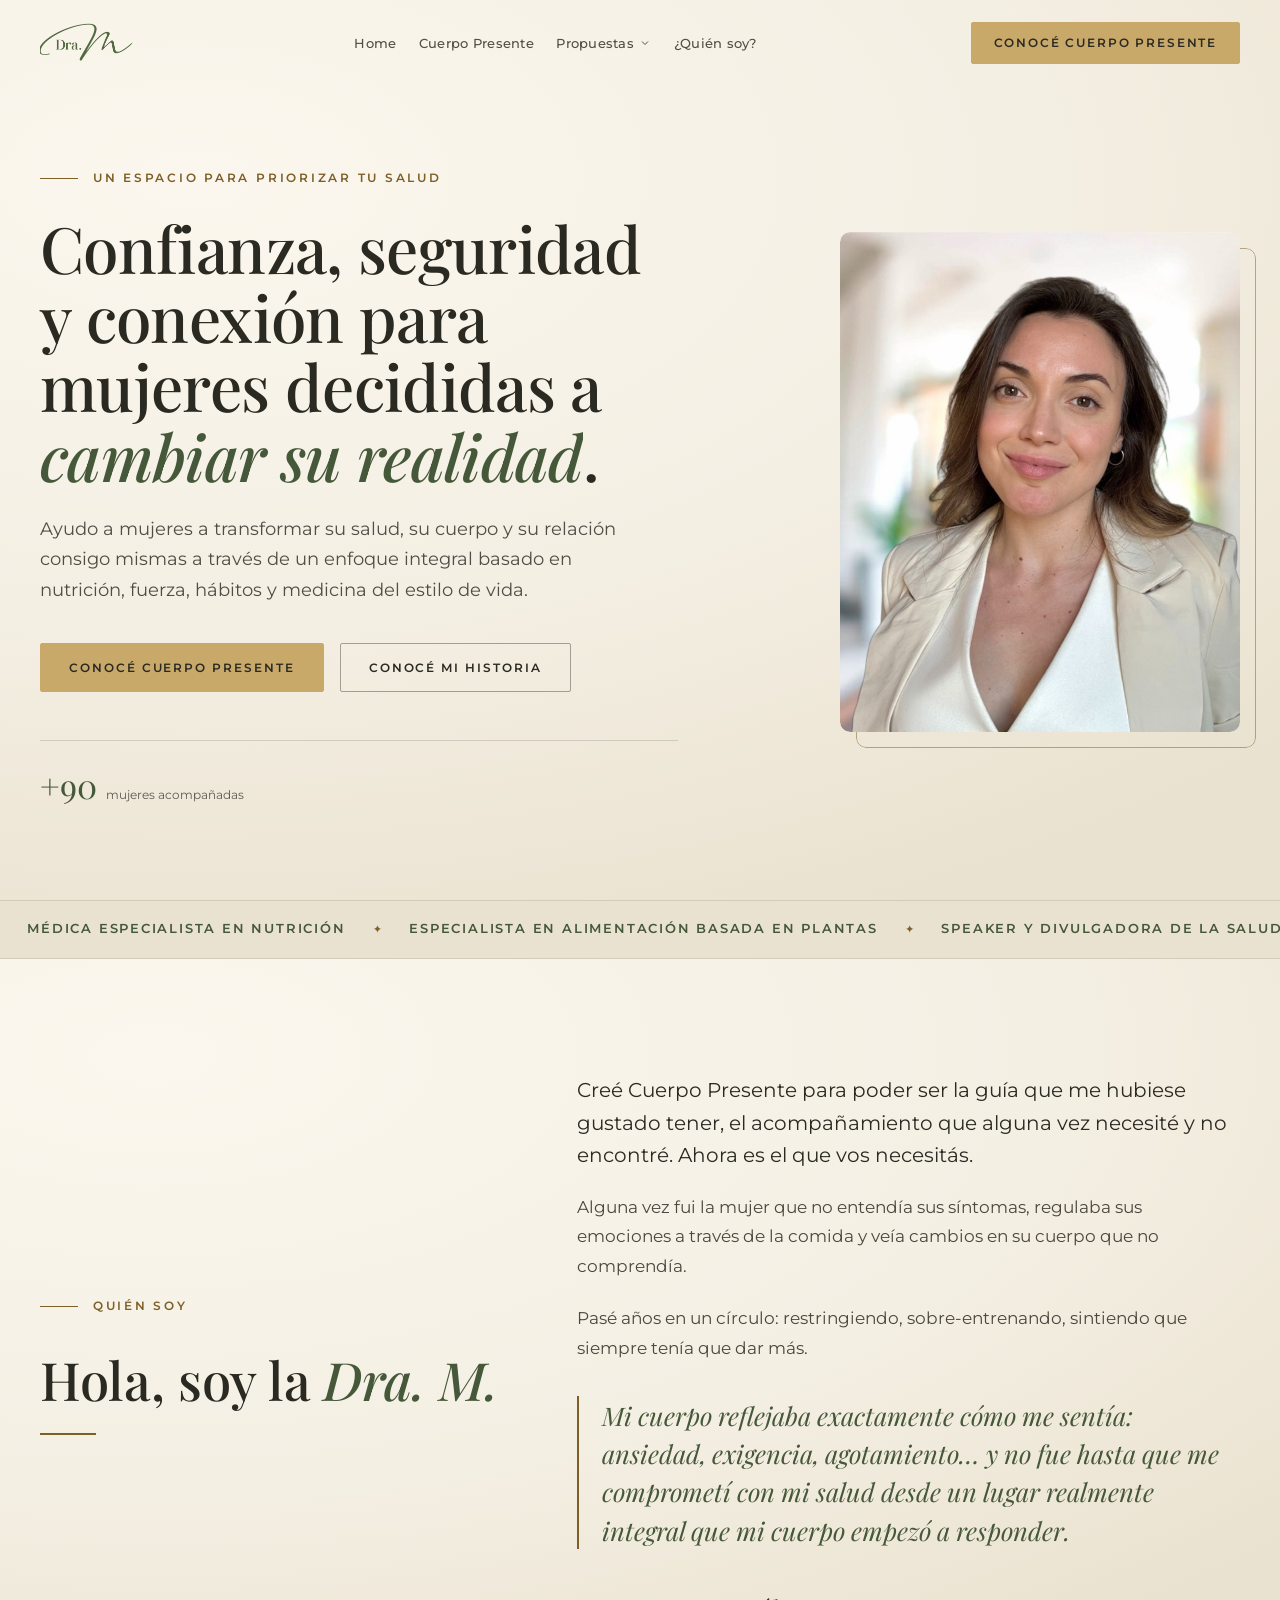
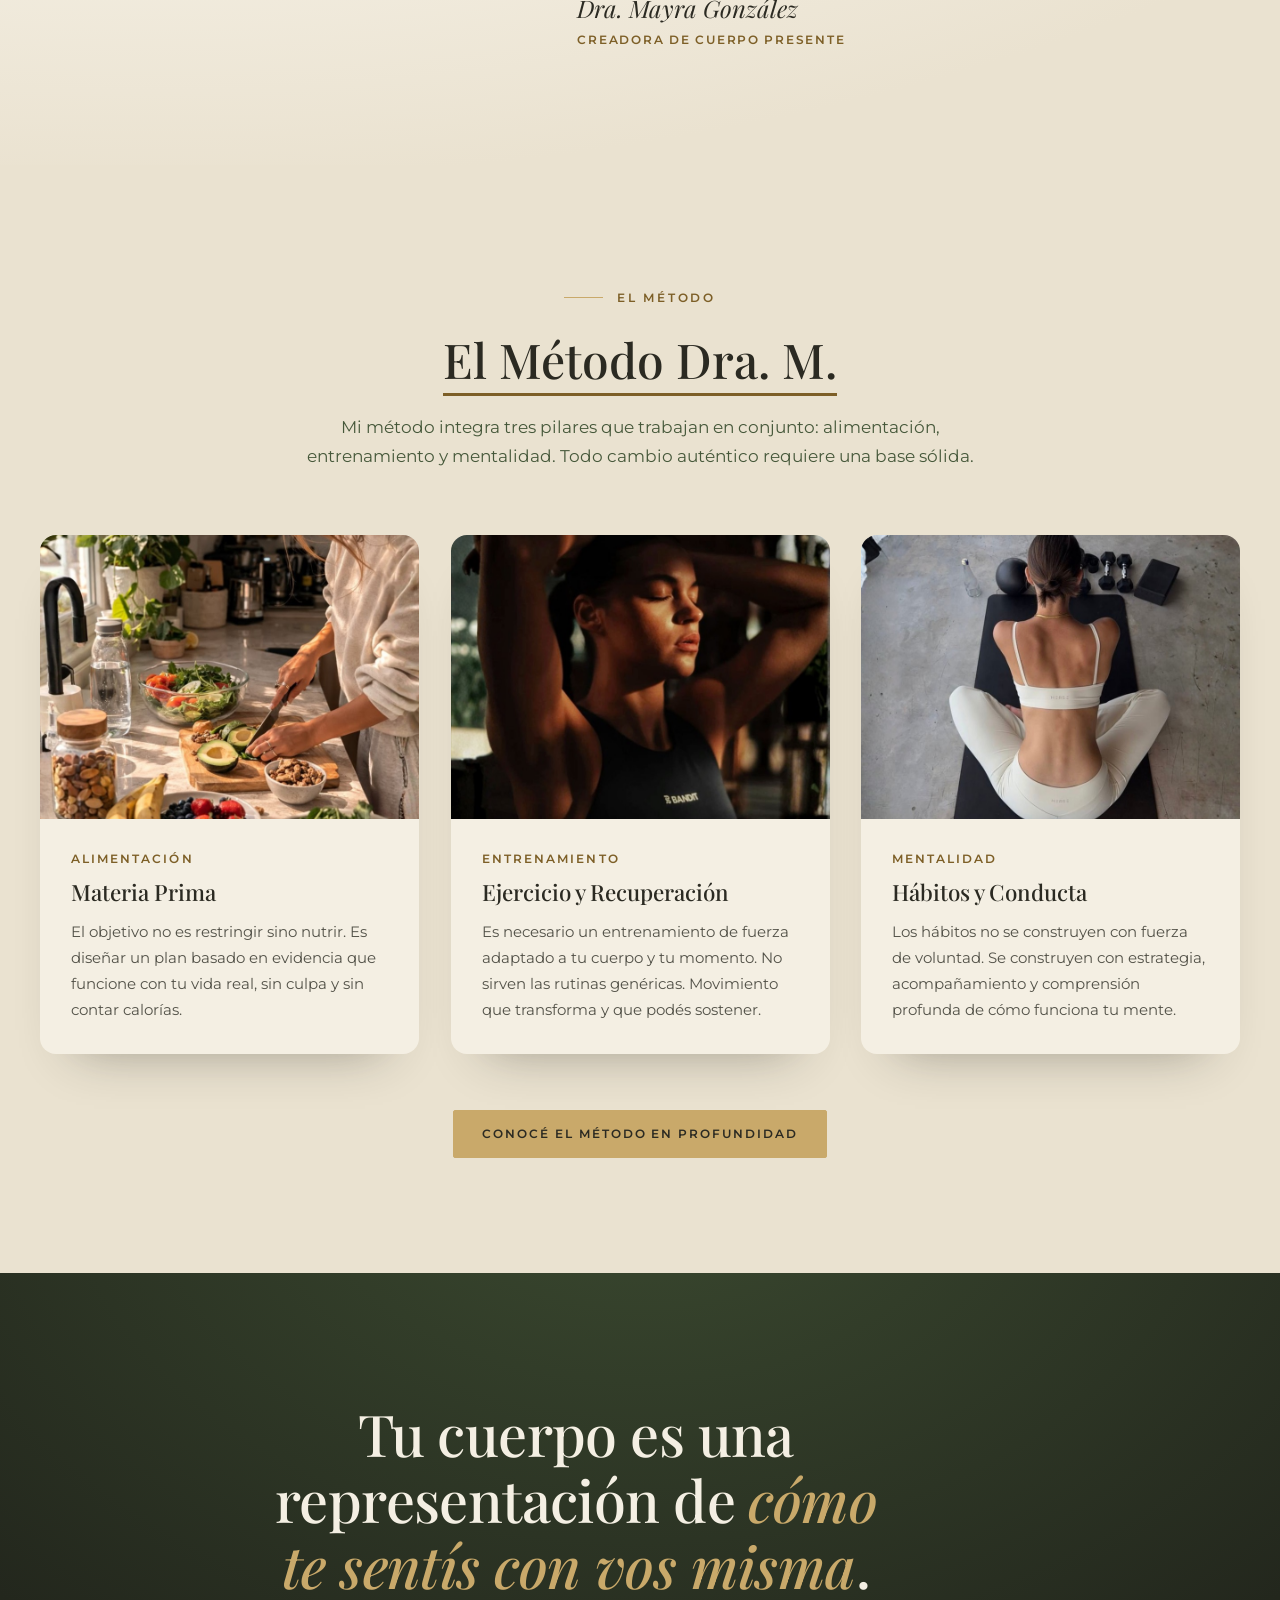
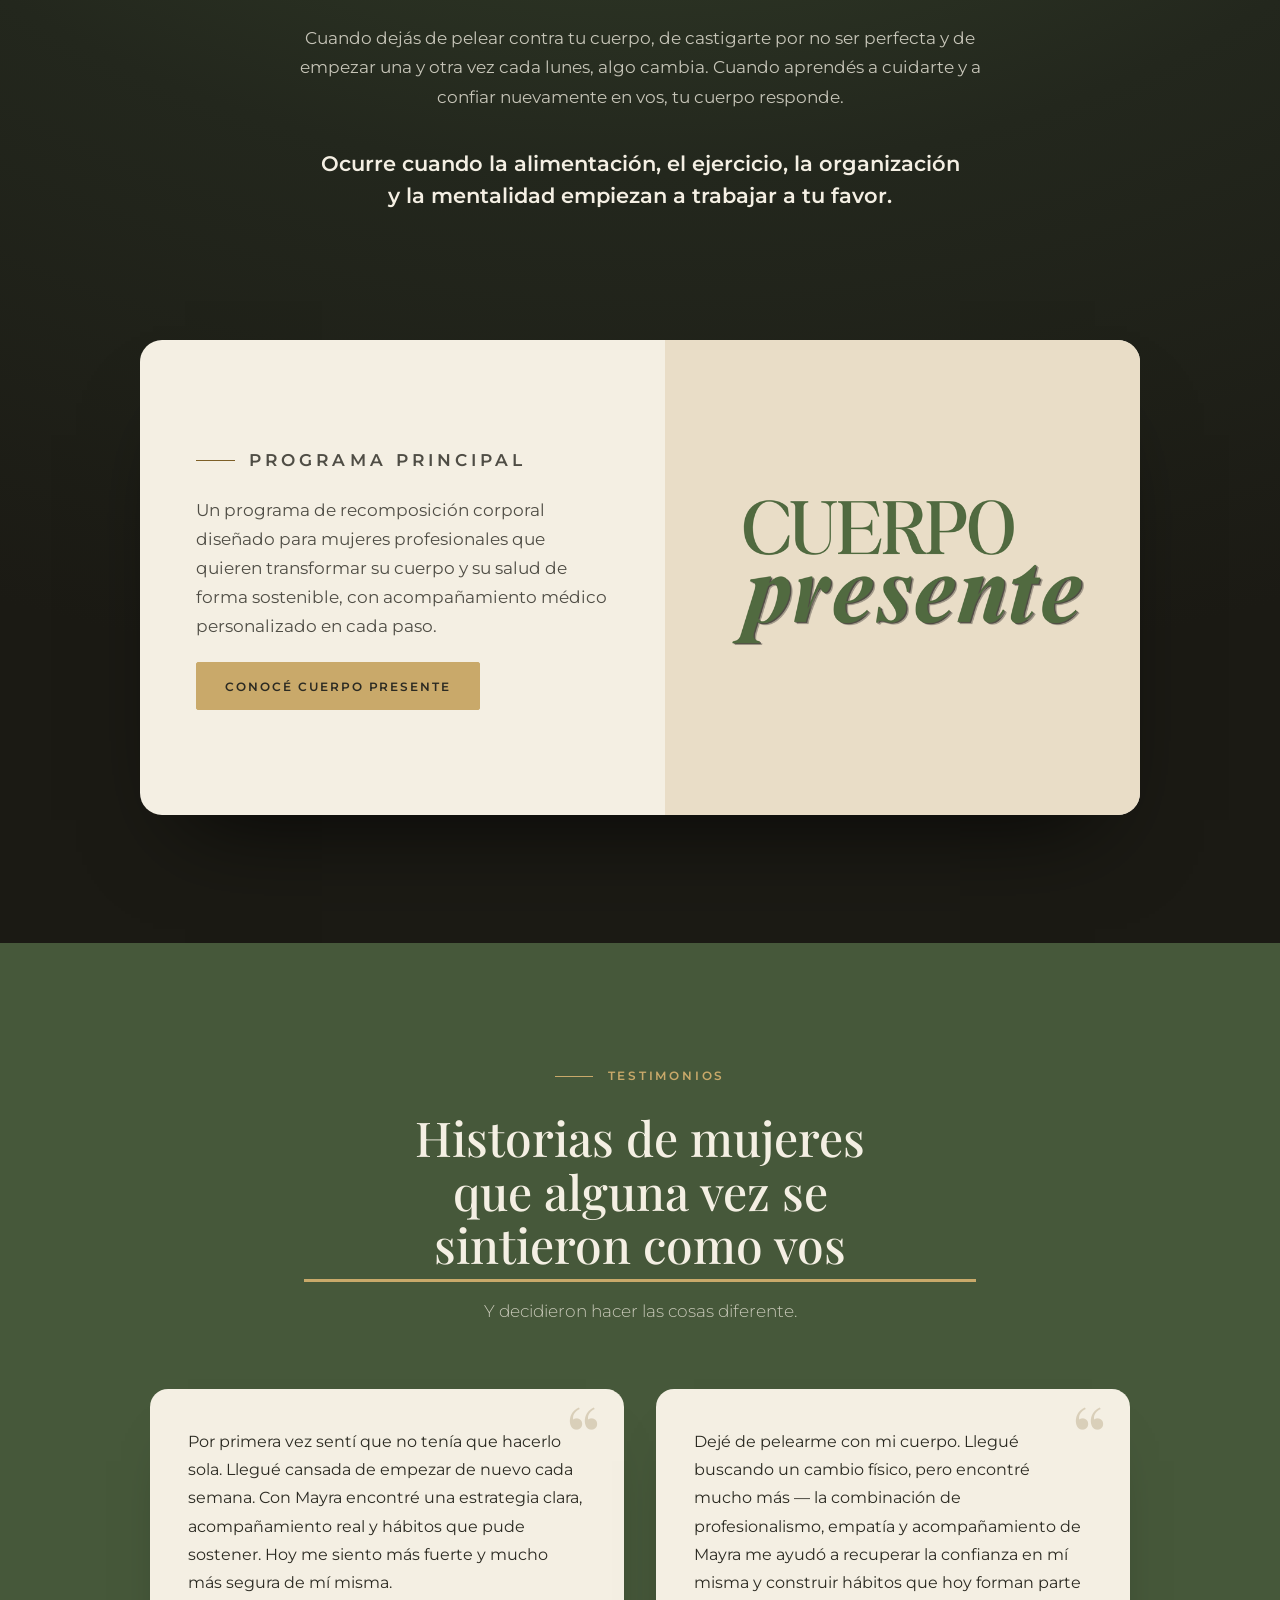
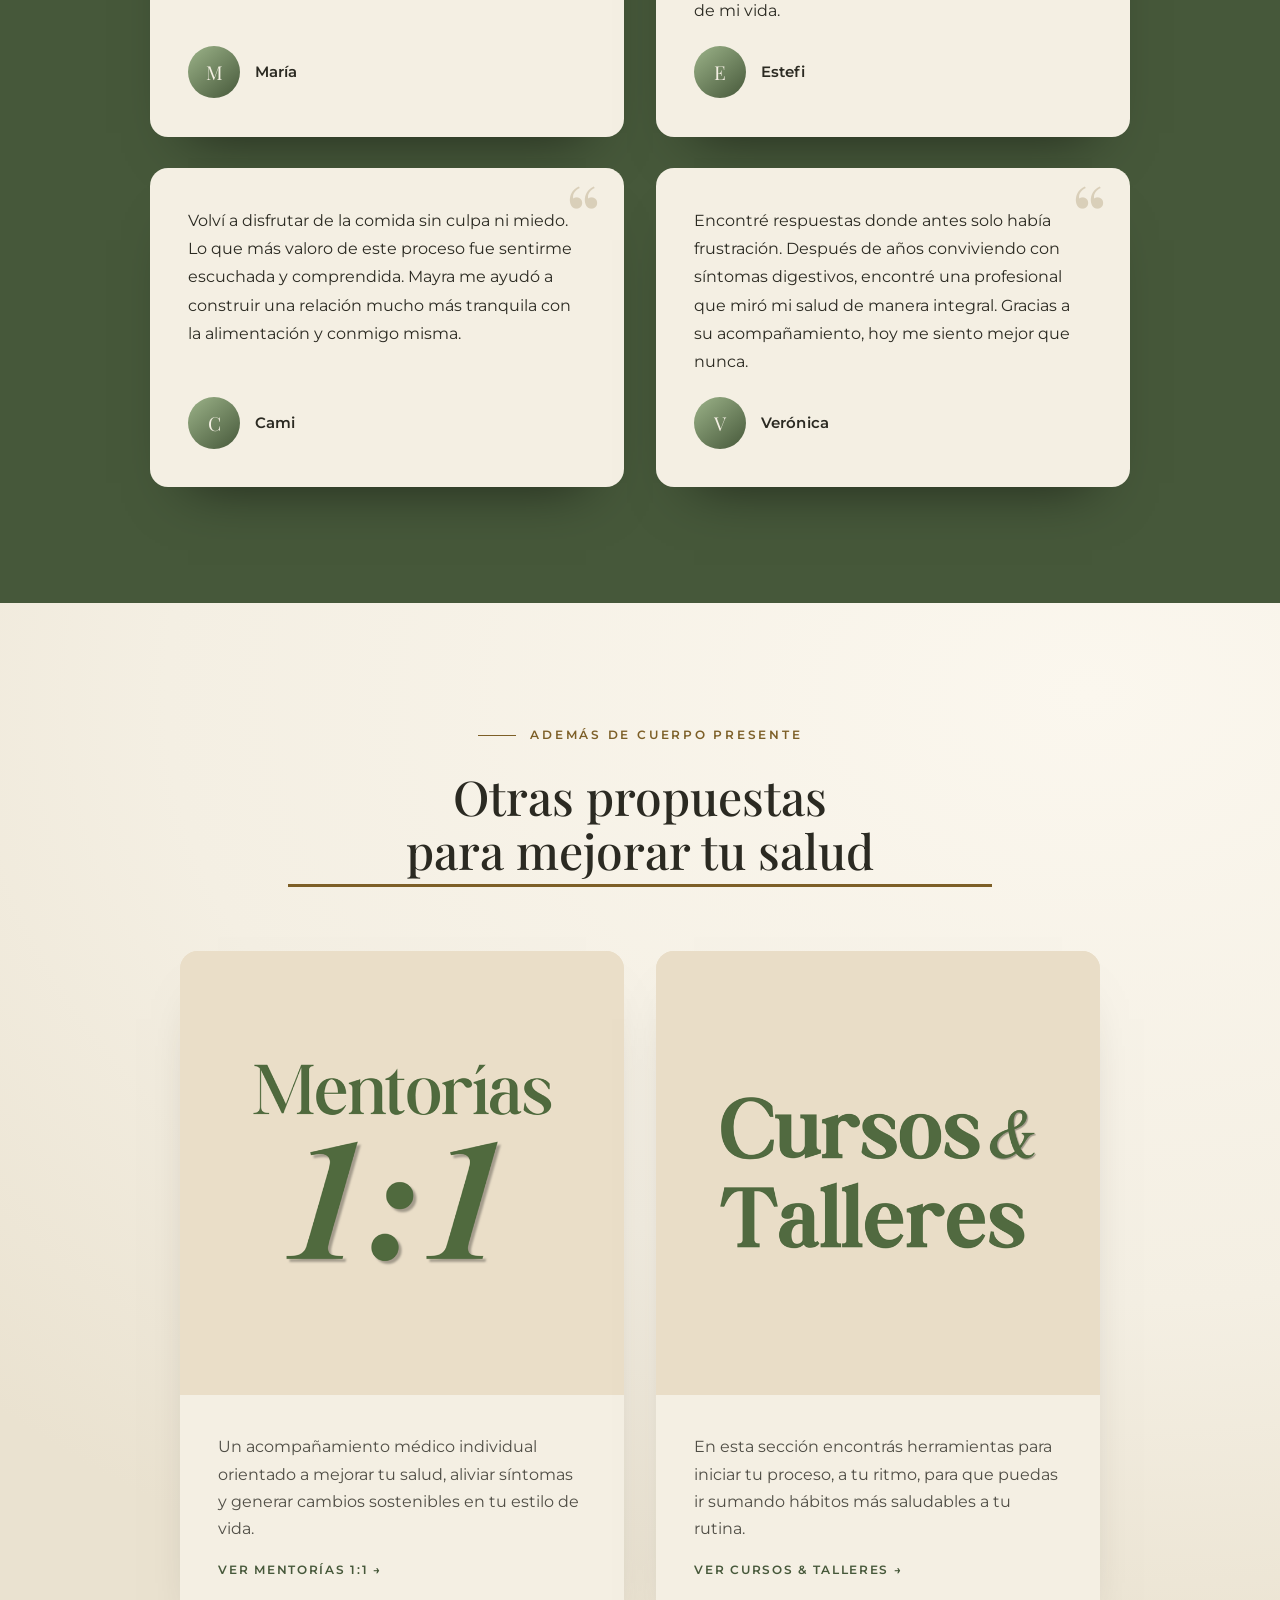
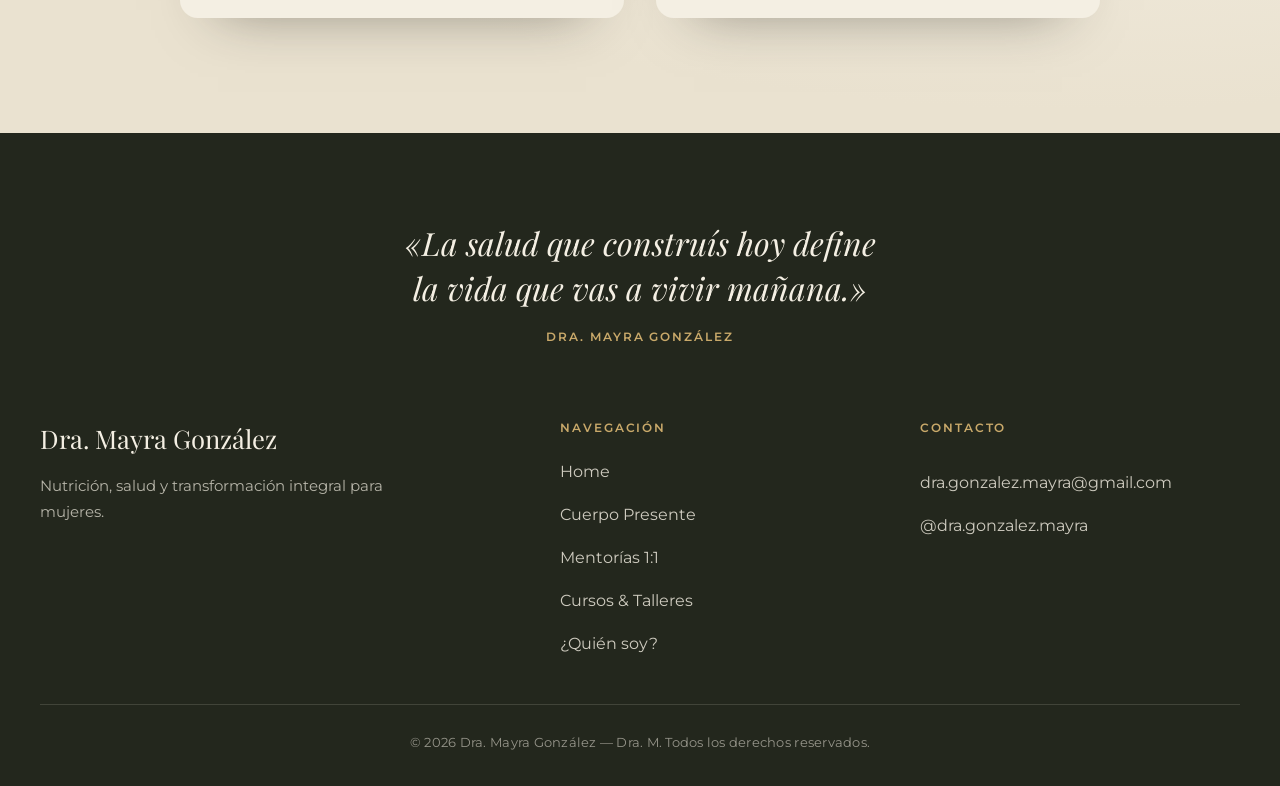
<file: index.html>
<!DOCTYPE html>
<html lang="es" class="no-js">
<head>
  <meta charset="UTF-8" />
  <meta name="viewport" content="width=device-width, initial-scale=1, viewport-fit=cover" />
  <title>Dra. Mayra González | Nutrición y Transformación Integral para Mujeres</title>
  <meta name="description" content="Médica especialista en nutrición. Ayudo a mujeres a transformar su salud, su cuerpo y su relación consigo mismas desde un enfoque integral: nutrición, fuerza, hábitos y medicina del estilo de vida." />
  <meta name="theme-color" content="#F4EFE3" />
  <link rel="icon" href="img/favicon.ico" sizes="any" />
  <link rel="icon" href="img/icon.png" type="image/png" />
  <link rel="apple-touch-icon" href="img/apple-icon.png" />

  <!-- Marca la clase js cuanto antes: sin JS, el contenido se ve igual -->
  <script>document.documentElement.className = document.documentElement.className.replace('no-js','js');</script>

  <link rel="preconnect" href="https://fonts.googleapis.com" />
  <link rel="preconnect" href="https://fonts.gstatic.com" crossorigin />
  <link href="https://fonts.googleapis.com/css2?family=Playfair+Display:ital,wght@0,400;0,500;0,600;1,400&family=Montserrat:wght@300;400;500;600&display=swap" rel="stylesheet" />

  <link rel="stylesheet" href="styles.css?v=10" />
</head>
<body>
  <a class="skip" href="#hero">Saltar al contenido</a>

  <header class="site-header">
    <div class="wrap nav">
      <a class="brand" href="/" aria-label="Dra. Mayra González — inicio">
        <img src="img/logo.png" alt="Dra. Mayra González" width="800" height="366" />
      </a>

      <nav aria-label="Navegación principal">
        <ul class="nav-links" id="menu">
          <li><a href="/">Home</a></li>
          <li><a href="cuerpo-presente.html">Cuerpo Presente</a></li>
          <li class="has-menu">
            <button class="nav-disclosure" type="button" aria-expanded="false" aria-haspopup="true" aria-controls="submenu-propuestas">
              Propuestas
              <svg viewBox="0 0 24 24" fill="none" stroke="currentColor" stroke-width="2" aria-hidden="true"><polyline points="6 9 12 15 18 9"/></svg>
            </button>
            <ul class="submenu" id="submenu-propuestas">
              <li><a href="mentorias-1-1.html">Mentorías 1:1</a></li>
              <li class="sub-item"><a href="salud-digestiva.html">Salud Digestiva</a></li>
              <li class="sub-item"><a href="vinculo-alimentario.html">Vínculo Alimentario</a></li>
              <li><a href="cursos-y-talleres.html">Cursos &amp; Talleres</a></li>
            </ul>
          </li>
          <li><a href="quien-soy.html">¿Quién soy?</a></li>
        </ul>
      </nav>

      <a class="btn btn-primary nav-cta" href="cuerpo-presente.html">Conocé Cuerpo Presente</a>

      <button class="nav-toggle" type="button" aria-label="Abrir menú" aria-expanded="false" aria-controls="menu">
        <svg viewBox="0 0 24 24" fill="none" stroke="currentColor" stroke-width="1.6" aria-hidden="true">
          <line x1="3" y1="7" x2="21" y2="7"/><line x1="3" y1="12" x2="21" y2="12"/><line x1="3" y1="17" x2="21" y2="17"/>
        </svg>
      </button>
    </div>
  </header>

  <main id="hero">
    <section class="hero" aria-labelledby="hero-title">
      <div class="wrap hero-inner">
        <div class="hero-copy">
          <p class="eyebrow reveal">Un espacio para priorizar tu salud</p>

          <h1 id="hero-title" class="reveal d1">
            Confianza, seguridad y conexión para mujeres decididas a <em>cambiar su realidad</em>.
          </h1>

          <p class="hero-lead reveal d2">
            Ayudo a mujeres a transformar su salud, su cuerpo y su relación consigo mismas
            a través de un enfoque integral basado en nutrición, fuerza, hábitos y medicina
            del estilo de vida.
          </p>

          <div class="hero-actions reveal d3">
            <a class="btn btn-primary btn-lg" href="cuerpo-presente.html">Conocé Cuerpo Presente</a>
            <a class="btn btn-ghost btn-lg" href="quien-soy.html">Conocé mi historia</a>
          </div>

          <div class="trust reveal d4">
            <div class="trust-stat">
              <span class="num">+90</span>
              <span class="lbl">mujeres acompañadas</span>
            </div>
          </div>
        </div>

        <figure class="hero-portrait">
          <img src="img/dra-mayra.jpg" alt="Dra. Mayra González, médica especialista en nutrición" width="1024" height="1024"  fetchpriority="high" decoding="async" />
        </figure>
      </div>
    </section>

    <!-- Banda de credenciales en loop infinito -->
    <section class="marquee" aria-label="Credenciales de la Dra. Mayra González">
      <div class="marquee-track">
        <div class="marquee-group">
          <span class="m-item">Médica especialista en Nutrición</span><span class="m-sep" aria-hidden="true">✦</span>
          <span class="m-item">Especialista en Alimentación Basada en Plantas</span><span class="m-sep" aria-hidden="true">✦</span>
          <span class="m-item">Speaker y Divulgadora de la salud</span><span class="m-sep" aria-hidden="true">✦</span>
          <span class="m-item">Médica especialista en Nutrición</span><span class="m-sep" aria-hidden="true">✦</span>
          <span class="m-item">Especialista en Alimentación Basada en Plantas</span><span class="m-sep" aria-hidden="true">✦</span>
          <span class="m-item">Speaker y Divulgadora de la salud</span><span class="m-sep" aria-hidden="true">✦</span>
        </div>
        <div class="marquee-group" aria-hidden="true">
          <span class="m-item">Médica especialista en Nutrición</span><span class="m-sep">✦</span>
          <span class="m-item">Especialista en Alimentación Basada en Plantas</span><span class="m-sep">✦</span>
          <span class="m-item">Speaker y Divulgadora de la salud</span><span class="m-sep">✦</span>
          <span class="m-item">Médica especialista en Nutrición</span><span class="m-sep">✦</span>
          <span class="m-item">Especialista en Alimentación Basada en Plantas</span><span class="m-sep">✦</span>
          <span class="m-item">Speaker y Divulgadora de la salud</span><span class="m-sep">✦</span>
        </div>
      </div>
    </section>

    <!-- Quién soy -->
    <section class="about" aria-labelledby="about-title">
      <div class="wrap about-inner">
        <div class="about-title reveal">
          <p class="eyebrow">Quién soy</p>
          <h2 id="about-title">Hola, soy la <span>Dra. M.</span></h2>
        </div>

        <div class="about-body reveal d1">
          <p class="lead">Creé Cuerpo Presente para poder ser la guía que me hubiese gustado tener, el acompañamiento que alguna vez necesité y no encontré. Ahora es el que vos necesitás.</p>
          <p>Alguna vez fui la mujer que no entendía sus síntomas, regulaba sus emociones a través de la comida y veía cambios en su cuerpo que no comprendía.</p>
          <p>Pasé años en un círculo: restringiendo, sobre-entrenando, sintiendo que siempre tenía que dar más.</p>
          <p class="emphasis">Mi cuerpo reflejaba exactamente cómo me sentía: ansiedad, exigencia, agotamiento… y no fue hasta que me comprometí con mi salud desde un lugar realmente integral que mi cuerpo empezó a responder.</p>

          <div class="about-sign">
            <span class="sign-name">Dra. Mayra González</span>
            <span class="sign-role">Creadora de Cuerpo Presente</span>
          </div>
        </div>
      </div>
    </section>

    <!-- El Método -->
    <section class="metodo" aria-labelledby="metodo-title">
      <div class="wrap">
        <div class="metodo-head reveal">
          <p class="eyebrow eyebrow--light" style="justify-content:center;color:var(--gold-deep);">El Método</p>
          <h2 id="metodo-title">El Método Dra. M.</h2>
          <p class="intro">Mi método integra tres pilares que trabajan en conjunto: alimentación, entrenamiento y mentalidad. Todo cambio auténtico requiere una base sólida.</p>
        </div>

        <div class="metodo-grid">
          <figure class="pillar reveal d1">
            <div class="pillar-media"><img src="img/metodo-1-v2.jpg" alt="Preparación de comida real y nutritiva" width="1200" height="900"  loading="lazy" decoding="async" /></div>
            <figcaption class="pillar-body">
              <span class="pillar-eyebrow">Alimentación</span>
              <h3>Materia Prima</h3>
              <p>El objetivo no es restringir sino nutrir. Es diseñar un plan basado en evidencia que funcione con tu vida real, sin culpa y sin contar calorías.</p>
            </figcaption>
          </figure>

          <figure class="pillar reveal d2">
            <div class="pillar-media"><img src="img/metodo-3-v2.jpg" alt="Entrenamiento de fuerza y movimiento" width="1200" height="900"  loading="lazy" decoding="async" /></div>
            <figcaption class="pillar-body">
              <span class="pillar-eyebrow">Entrenamiento</span>
              <h3>Ejercicio y Recuperación</h3>
              <p>Es necesario un entrenamiento de fuerza adaptado a tu cuerpo y tu momento. No sirven las rutinas genéricas. Movimiento que transforma y que podés sostener.</p>
            </figcaption>
          </figure>

          <figure class="pillar reveal d3">
            <div class="pillar-media"><img src="img/metodo-2-v2.jpg" alt="Momento de calma y conexión con una misma" width="1200" height="900"  loading="lazy" decoding="async" /></div>
            <figcaption class="pillar-body">
              <span class="pillar-eyebrow">Mentalidad</span>
              <h3>Hábitos y Conducta</h3>
              <p>Los hábitos no se construyen con fuerza de voluntad. Se construyen con estrategia, acompañamiento y comprensión profunda de cómo funciona tu mente.</p>
            </figcaption>
          </figure>
        </div>

        <div class="metodo-cta reveal">
          <a class="btn btn-primary btn-lg" href="cuerpo-presente.html#raices">Conocé el método en profundidad</a>
        </div>
      </div>
    </section>

    <!-- Cuerpo Presente -->
    <section class="cuerpo" aria-label="Programa Cuerpo Presente">
      <div class="wrap">
        <div class="cuerpo-manifesto reveal">
          <p class="big">Tu cuerpo es una representación de <em>cómo te sentís con vos misma</em>.</p>
          <p>Cuando dejás de pelear contra tu cuerpo, de castigarte por no ser perfecta y de empezar una y otra vez cada lunes, algo cambia. Cuando aprendés a cuidarte y a confiar nuevamente en vos, tu cuerpo responde.</p>
          <p class="cuerpo-close">Ocurre cuando la alimentación, el ejercicio, la organización y la mentalidad empiezan a trabajar a tu favor.</p>
        </div>

        <div class="cuerpo-card reveal d1">
          <div class="card-text">
            <p class="eyebrow">Programa Principal</p>
            <p>Un programa de recomposición corporal diseñado para mujeres profesionales que quieren transformar su cuerpo y su salud de forma sostenible, con acompañamiento médico personalizado en cada paso.</p>
            <a class="btn btn-primary btn-lg" href="cuerpo-presente.html">Conocé Cuerpo Presente</a>
          </div>
          <div class="card-visual">
            <img src="img/cplogo.png" alt="Cuerpo Presente" width="2000" height="2000"  loading="lazy" decoding="async" />
          </div>
        </div>
      </div>
    </section>

    <section class="testimonios" aria-labelledby="testi-title">
      <div class="wrap">
        <div class="testi-head reveal">
          <p class="eyebrow eyebrow--light">Testimonios</p>
          <h2 id="testi-title">Historias de mujeres que alguna vez se sintieron como vos</h2>
          <p class="testi-sub">Y decidieron hacer las cosas diferente.</p>
        </div>

        <div class="testi-grid">
          <!-- Testimonio 1 (real) -->
          <figure class="testi-card reveal d1">
            <blockquote class="testi-quote">Por primera vez sentí que no tenía que hacerlo sola. Llegué cansada de empezar de nuevo cada semana. Con Mayra encontré una estrategia clara, acompañamiento real y hábitos que pude sostener. Hoy me siento más fuerte y mucho más segura de mí misma.</blockquote>
            <figcaption class="testi-person">
              <!-- FOTO: reemplazá este div por <img src="img/testi-maria.jpg" alt="María"  loading="lazy" decoding="async" /> -->
              <div class="testi-avatar" aria-hidden="true">M</div>
              <span class="testi-name">María</span>
            </figcaption>
          </figure>

          <!-- Testimonio 2 (real) -->
          <figure class="testi-card reveal d2">
            <blockquote class="testi-quote">Dejé de pelearme con mi cuerpo. Llegué buscando un cambio físico, pero encontré mucho más — la combinación de profesionalismo, empatía y acompañamiento de Mayra me ayudó a recuperar la confianza en mí misma y construir hábitos que hoy forman parte de mi vida.</blockquote>
            <figcaption class="testi-person">
              <!-- FOTO: reemplazá este div por <img src="img/testi-estefi.jpg" alt="Estefi"  loading="lazy" decoding="async" /> -->
              <div class="testi-avatar" aria-hidden="true">E</div>
              <span class="testi-name">Estefi</span>
            </figcaption>
          </figure>

          <!-- Testimonio 3 (real) -->
          <figure class="testi-card reveal d3">
            <blockquote class="testi-quote">Volví a disfrutar de la comida sin culpa ni miedo. Lo que más valoro de este proceso fue sentirme escuchada y comprendida. Mayra me ayudó a construir una relación mucho más tranquila con la alimentación y conmigo misma.</blockquote>
            <figcaption class="testi-person">
              <!-- FOTO: reemplazá este div por <img src="img/testi-cami.jpg" alt="Cami"  loading="lazy" decoding="async" /> -->
              <div class="testi-avatar" aria-hidden="true">C</div>
              <span class="testi-name">Cami</span>
            </figcaption>
          </figure>

          <!-- Testimonio 4 (real) -->
          <figure class="testi-card reveal d4">
            <blockquote class="testi-quote">Encontré respuestas donde antes solo había frustración. Después de años conviviendo con síntomas digestivos, encontré una profesional que miró mi salud de manera integral. Gracias a su acompañamiento, hoy me siento mejor que nunca.</blockquote>
            <figcaption class="testi-person">
              <!-- FOTO: reemplazá este div por <img src="img/testi-veronica.jpg" alt="Verónica"  loading="lazy" decoding="async" /> -->
              <div class="testi-avatar" aria-hidden="true">V</div>
              <span class="testi-name">Verónica</span>
            </figcaption>
          </figure>
        </div>
        <p class="testi-hint" aria-hidden="true">Deslizá para ver más →</p>
      </div>
    </section>

    <!-- Otras propuestas -->
    <section class="propuestas" aria-labelledby="prop-title">
      <div class="wrap">
        <div class="propuestas-head reveal">
          <p class="eyebrow" style="justify-content:center;color:var(--gold-deep);">Además de Cuerpo Presente</p>
          <h2 id="prop-title">Otras propuestas para mejorar tu salud</h2>
        </div>

        <div class="prop-grid">
          <figure class="prop-card reveal d1">
            <div class="prop-media"><img src="img/oferta-mentorias.png" alt="Mentorías 1:1" width="900" height="900"  loading="lazy" decoding="async" /></div>
            <figcaption class="prop-body">
              <p>Un acompañamiento médico individual orientado a mejorar tu salud, aliviar síntomas y generar cambios sostenibles en tu estilo de vida.</p>
              <a class="prop-link" href="mentorias-1-1.html">Ver Mentorías 1:1 →</a>
            </figcaption>
          </figure>

          <figure class="prop-card reveal d2">
            <div class="prop-media"><img src="img/oferta-cursos-talleres.png" alt="Cursos &amp; Talleres" width="2000" height="2000"  loading="lazy" decoding="async" /></div>
            <figcaption class="prop-body">
              <p>En esta sección encontrás herramientas para iniciar tu proceso, a tu ritmo, para que puedas ir sumando hábitos más saludables a tu rutina.</p>
              <a class="prop-link" href="cursos-y-talleres.html">Ver Cursos &amp; Talleres →</a>
            </figcaption>
          </figure>
        </div>
      </div>
    </section>
  </main>

  <footer class="site-footer">
    <div class="wrap">
      <div class="footer-quote-wrap reveal">
        <p class="footer-quote">«La salud que construís hoy define la vida que vas a vivir mañana.»</p>
        <p class="footer-quote-by">Dra. Mayra González</p>
      </div>

      <div class="footer-grid">
        <div class="footer-brand">
          <span class="footer-logo">Dra. Mayra González</span>
          <p>Nutrición, salud y transformación integral para mujeres.</p>
        </div>

        <nav class="footer-nav" aria-label="Navegación del pie de página">
          <h3>Navegación</h3>
          <ul>
            <li><a href="/">Home</a></li>
            <li><a href="cuerpo-presente.html">Cuerpo Presente</a></li>
            <li><a href="mentorias-1-1.html">Mentorías 1:1</a></li>
            <li><a href="cursos-y-talleres.html">Cursos &amp; Talleres</a></li>
            <li><a href="quien-soy.html">¿Quién soy?</a></li>
          </ul>
        </nav>

        <div class="footer-contact">
          <h3>Contacto</h3>
          <a href="mailto:dra.gonzalez.mayra@gmail.com">dra.gonzalez.mayra@gmail.com</a>
          <a href="https://www.instagram.com/dra.gonzalez.mayra/" target="_blank" rel="noopener">@dra.gonzalez.mayra</a>
        </div>
      </div>

      <div class="footer-bottom">
        <p>© 2026 Dra. Mayra González — Dra. M. Todos los derechos reservados.</p>
      </div>
    </div>
  </footer>

  <script src="app.js?v=10" defer></script>
</body>
</html>
</file>
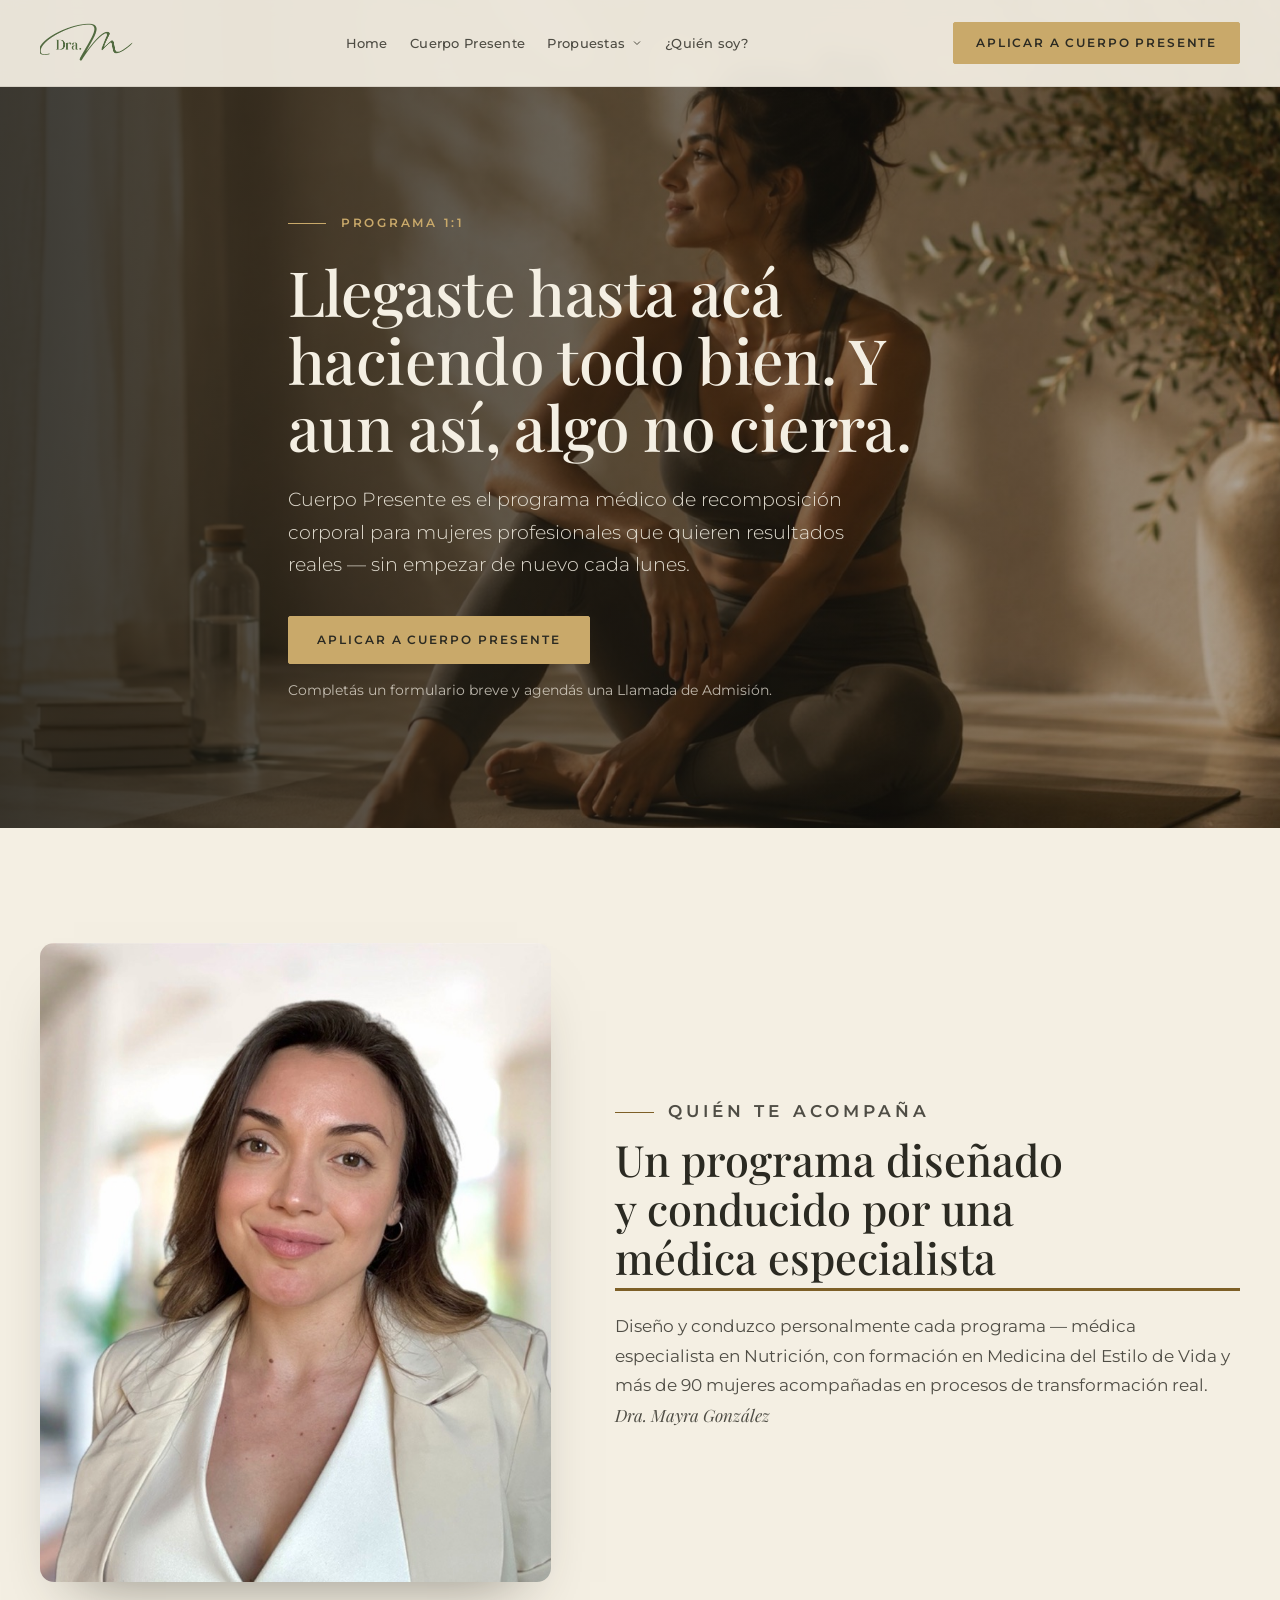
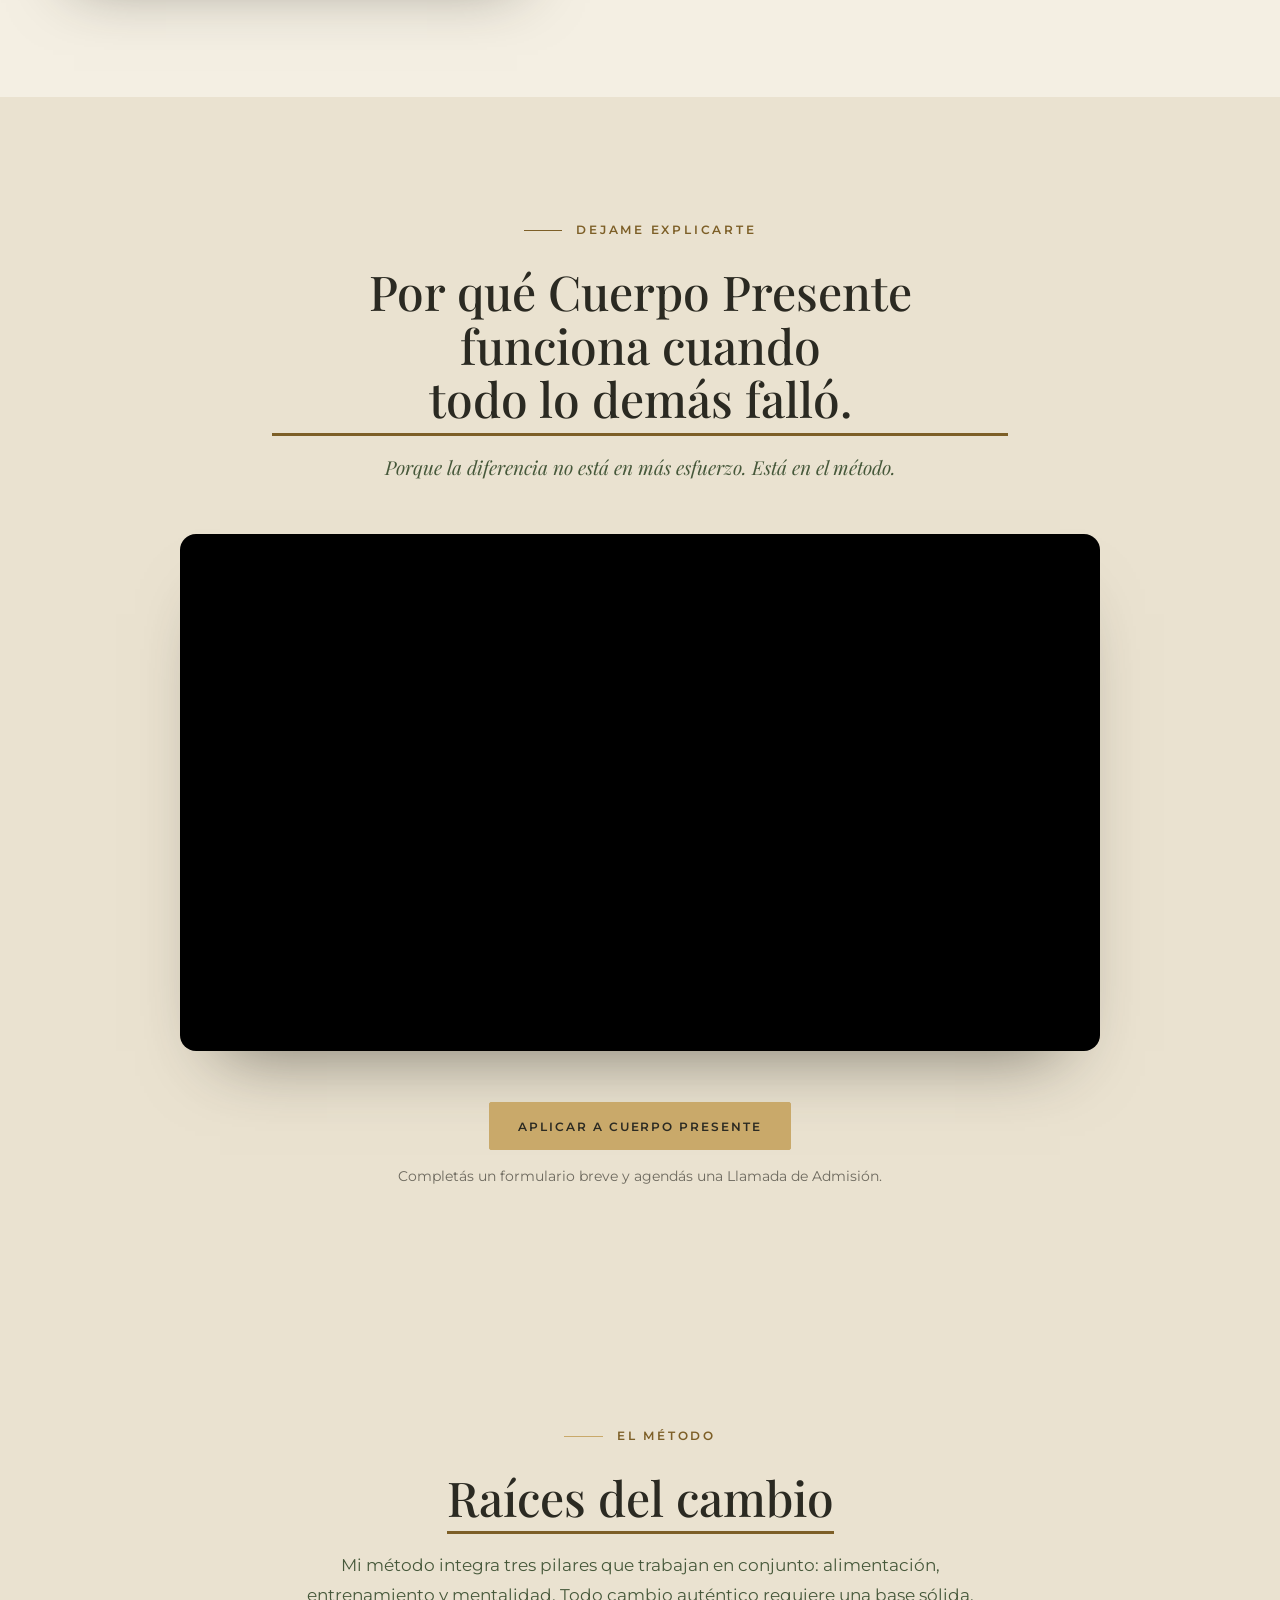
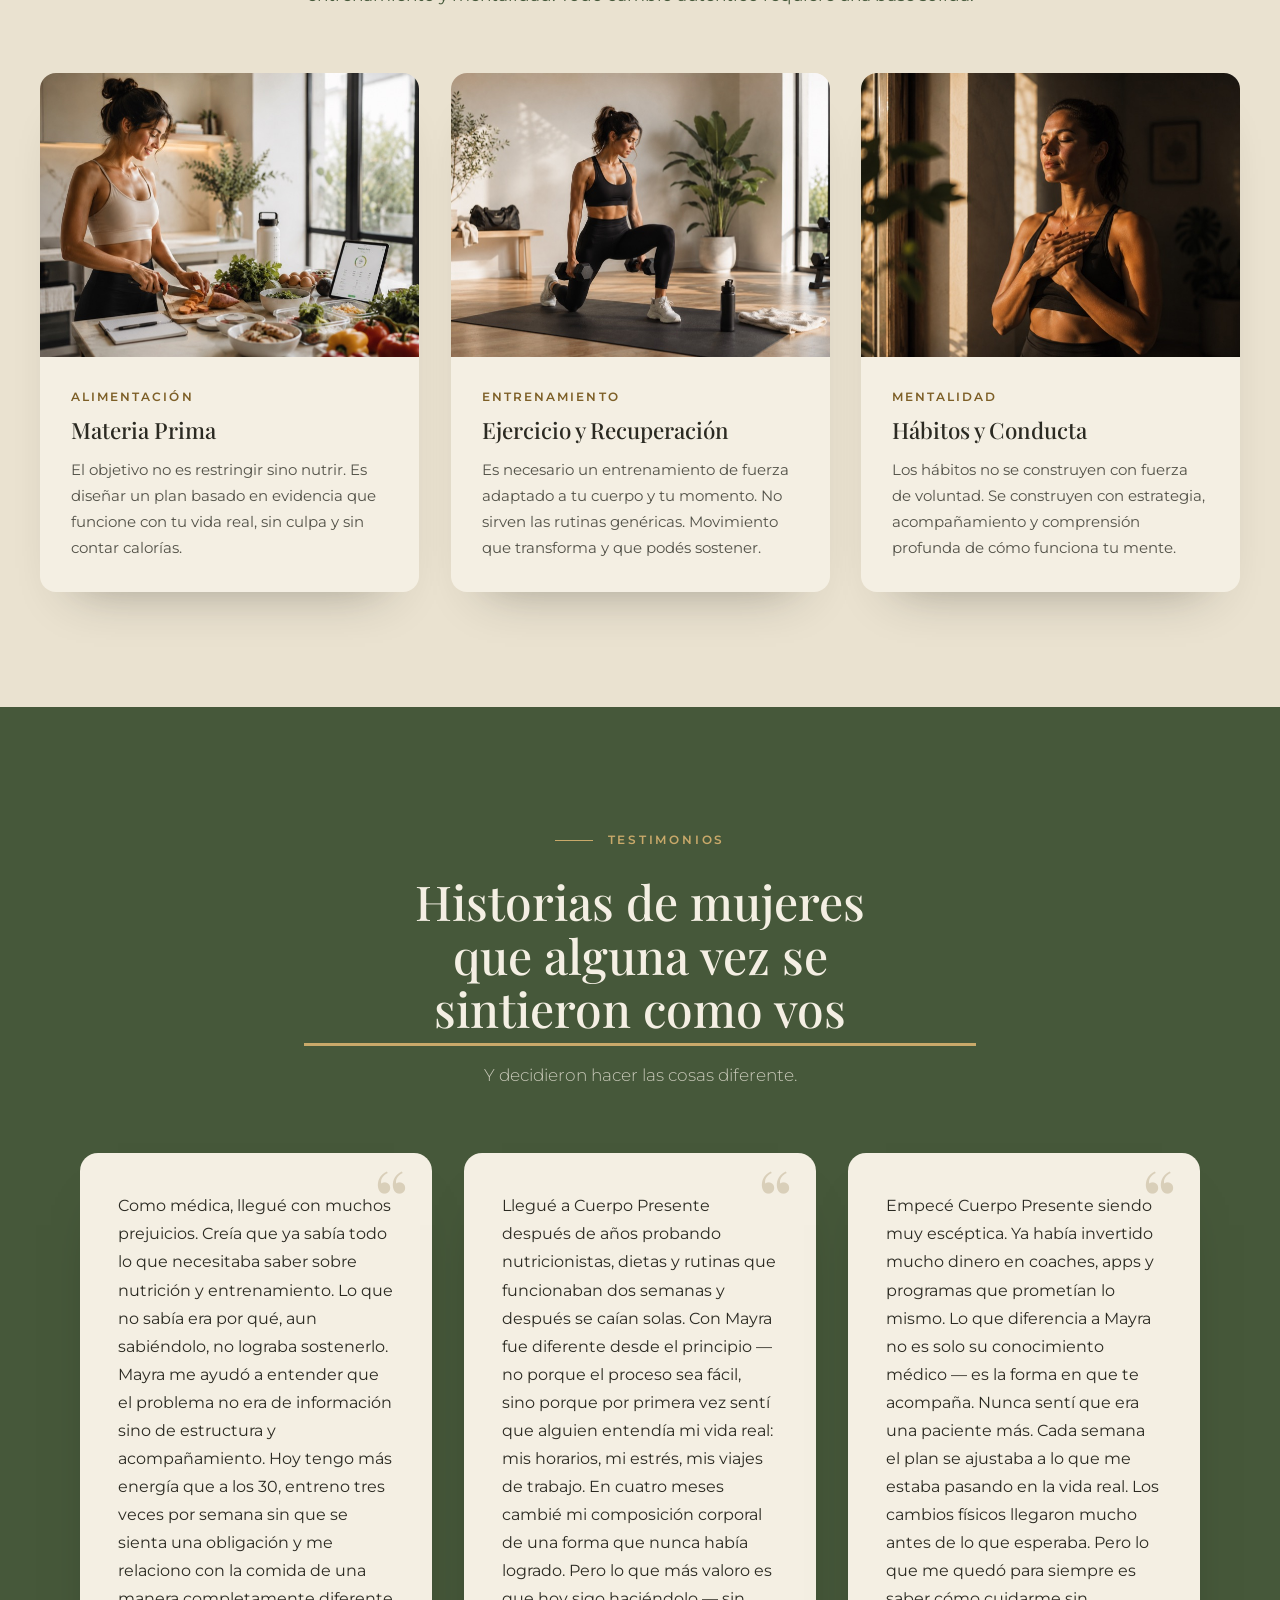
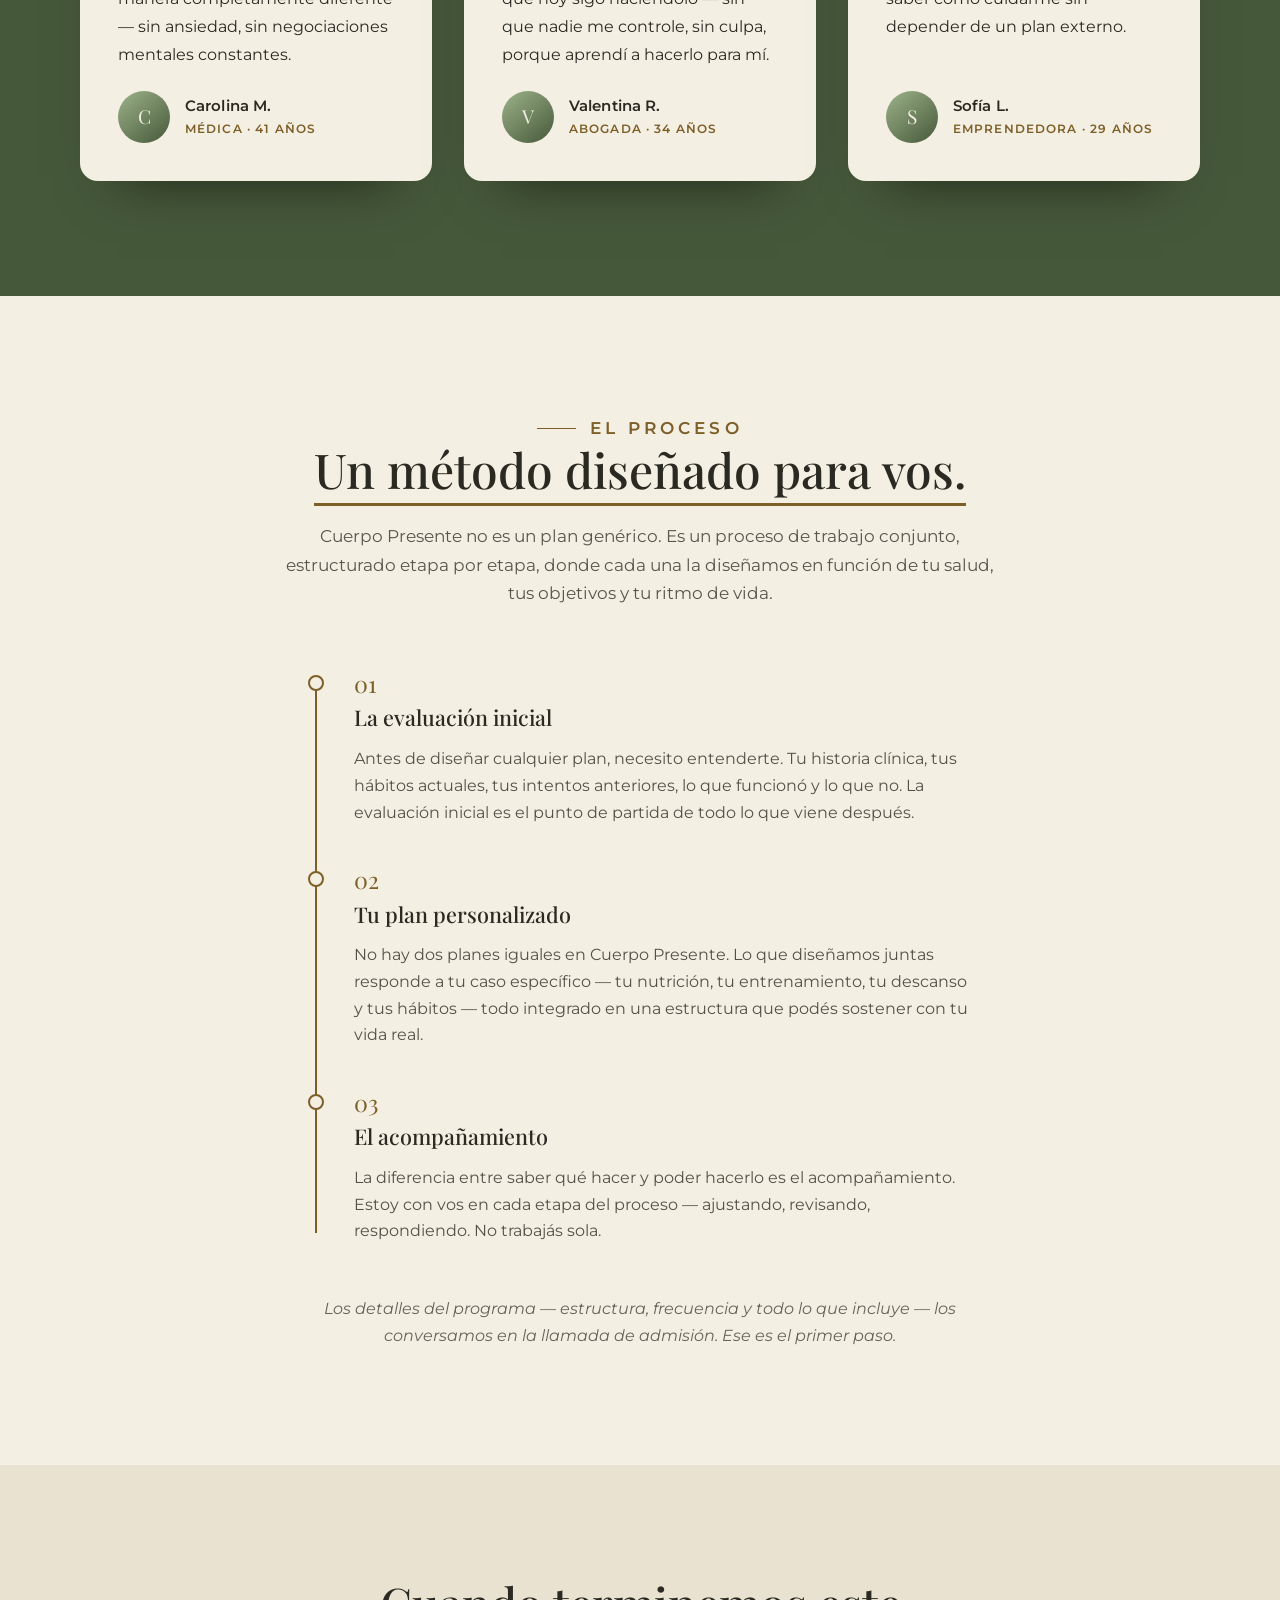
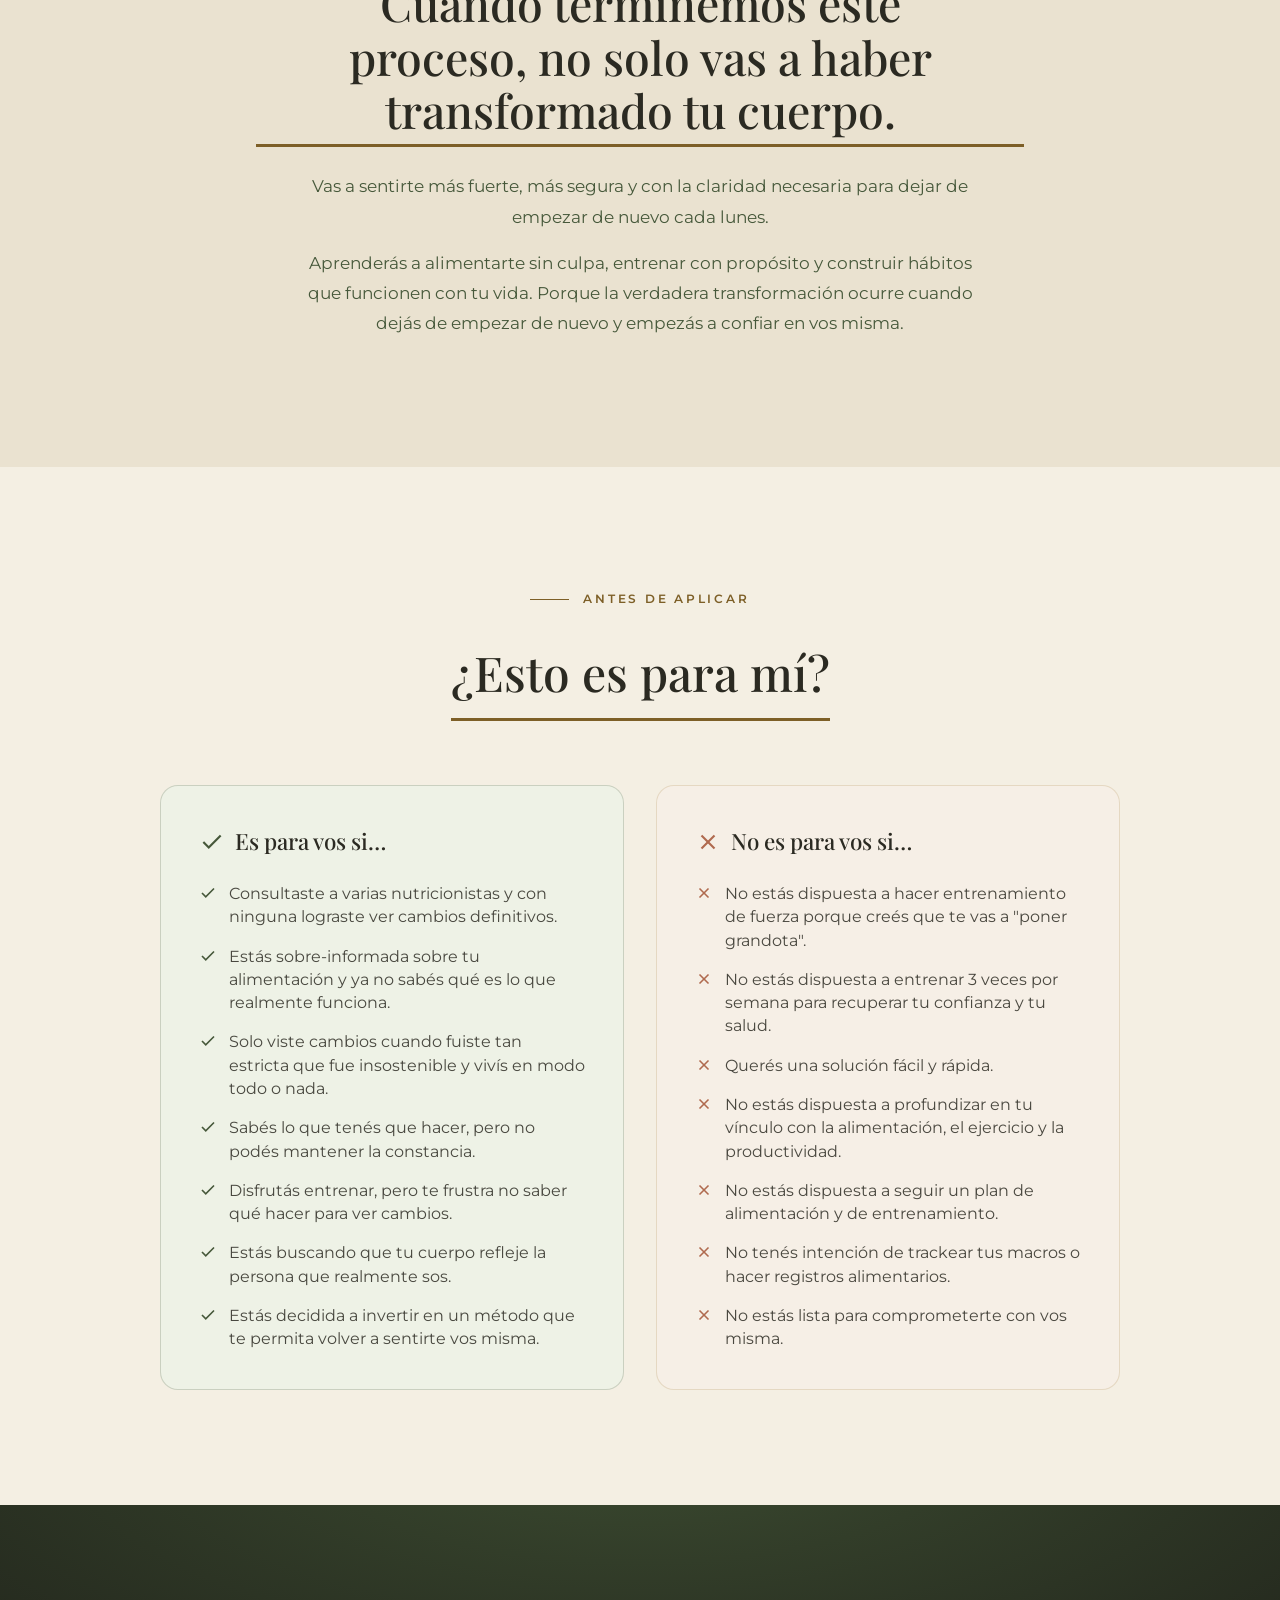
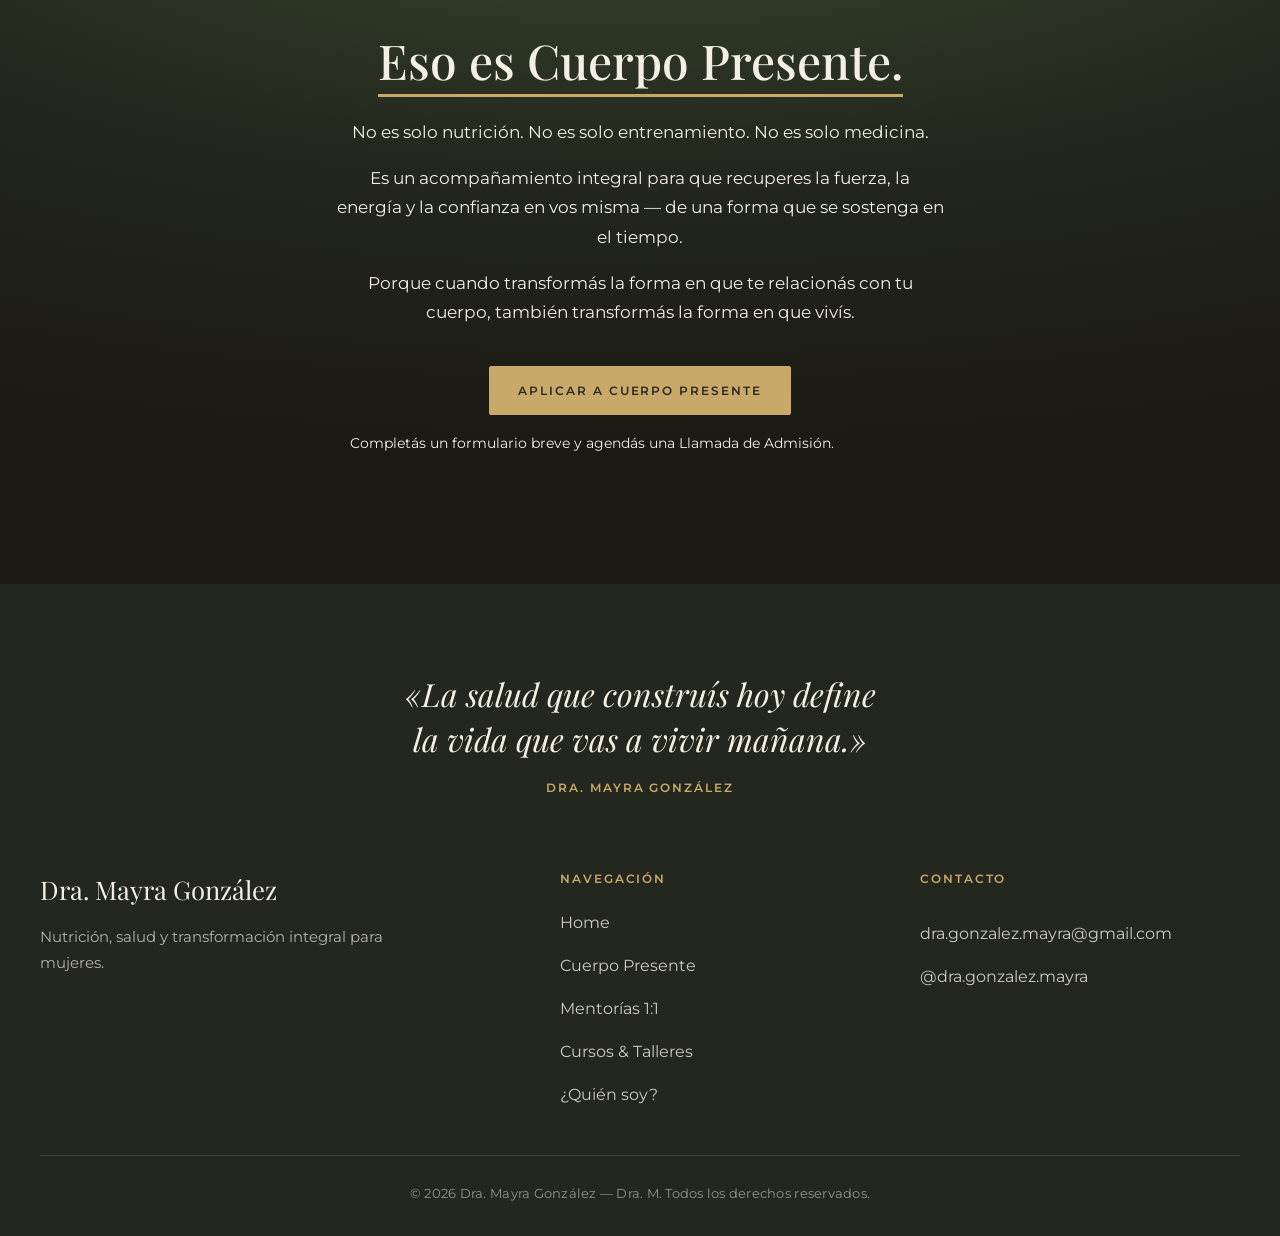
<file: cuerpo-presente.html>
<!DOCTYPE html>
<html lang="es" class="no-js">
<head>
  <meta charset="UTF-8" />
  <meta name="viewport" content="width=device-width, initial-scale=1, viewport-fit=cover" />
  <title>Cuerpo Presente — Programa médico 1:1 | Dra. Mayra González</title>
  <meta name="description" content="Cuerpo Presente es el programa médico 1:1 de recomposición corporal para mujeres profesionales que quieren resultados reales — sin empezar de nuevo cada lunes. Diseñado y conducido por la Dra. Mayra González." />
  <meta name="theme-color" content="#1b1a14" />
  <link rel="icon" href="img/favicon.ico" sizes="any" />
  <link rel="icon" href="img/icon.png" type="image/png" />
  <link rel="apple-touch-icon" href="img/apple-icon.png" />

  <script>document.documentElement.className = document.documentElement.className.replace('no-js','js');</script>

  <link rel="preconnect" href="https://fonts.googleapis.com" />
  <link rel="preconnect" href="https://fonts.gstatic.com" crossorigin />
  <link href="https://fonts.googleapis.com/css2?family=Playfair+Display:ital,wght@0,400;0,500;0,600;1,400&family=Montserrat:wght@300;400;500;600&display=swap" rel="stylesheet" />

  <link rel="stylesheet" href="styles.css?v=10" />
</head>
<body>
  <a class="skip" href="#cp-main">Saltar al contenido</a>

  <header class="site-header header-solid">
    <div class="wrap nav">
      <a class="brand" href="index.html" aria-label="Dra. Mayra González — inicio">
        <img src="img/logo.png" alt="Dra. Mayra González" width="800" height="366" />
      </a>

      <nav aria-label="Navegación principal">
        <ul class="nav-links" id="menu">
          <li><a href="index.html">Home</a></li>
          <li><a href="cuerpo-presente.html" aria-current="page">Cuerpo Presente</a></li>
          <li class="has-menu">
            <button class="nav-disclosure" type="button" aria-expanded="false" aria-haspopup="true" aria-controls="submenu-propuestas">
              Propuestas
              <svg viewBox="0 0 24 24" fill="none" stroke="currentColor" stroke-width="2" aria-hidden="true"><polyline points="6 9 12 15 18 9"/></svg>
            </button>
            <ul class="submenu" id="submenu-propuestas">
              <li><a href="mentorias-1-1.html">Mentorías 1:1</a></li>
              <li class="sub-item"><a href="salud-digestiva.html">Salud Digestiva</a></li>
              <li class="sub-item"><a href="vinculo-alimentario.html">Vínculo Alimentario</a></li>
              <li><a href="cursos-y-talleres.html">Cursos &amp; Talleres</a></li>
            </ul>
          </li>
          <li><a href="quien-soy.html">¿Quién soy?</a></li>
        </ul>
      </nav>

      <a class="btn btn-primary nav-cta" href="https://forms.gle/vBLLeGFvWDoutmJZ9" target="_blank" rel="noopener">Aplicar a Cuerpo Presente</a>

      <button class="nav-toggle" type="button" aria-label="Abrir menú" aria-expanded="false" aria-controls="menu">
        <svg viewBox="0 0 24 24" fill="none" stroke="currentColor" stroke-width="1.6" aria-hidden="true">
          <line x1="3" y1="7" x2="21" y2="7"/><line x1="3" y1="12" x2="21" y2="12"/><line x1="3" y1="17" x2="21" y2="17"/>
        </svg>
      </button>
    </div>
  </header>

  <main id="cp-main">
    <!-- Hero -->
    <section class="cp-hero" aria-labelledby="cp-hero-title">
      <div class="wrap cp-hero-inner">
        <p class="eyebrow reveal">Programa 1:1</p>
        <h1 id="cp-hero-title" class="reveal d1">Llegaste hasta acá haciendo todo bien. Y aun así, algo no cierra.</h1>
        <p class="lead reveal d2">Cuerpo Presente es el programa médico de recomposición corporal para mujeres profesionales que quieren resultados reales — sin empezar de nuevo cada lunes.</p>
        <div class="reveal d3">
          <a class="btn btn-primary btn-lg" href="https://forms.gle/vBLLeGFvWDoutmJZ9" target="_blank" rel="noopener">Aplicar a Cuerpo Presente</a>
          <p class="cp-cta-note">Completás un formulario breve y agendás una Llamada de Admisión.</p>
        </div>
      </div>
    </section>

    <!-- Quién te acompaña -->
    <section class="bio" aria-labelledby="bio-title">
      <div class="wrap bio-inner">
        <figure class="bio-photo reveal">
          <img src="img/dra-mayra.jpg" alt="Dra. Mayra González, médica especialista en nutrición" width="1024" height="1024"  loading="lazy" decoding="async" />
        </figure>
        <div class="bio-body reveal d1">
          <p class="eyebrow">Quién te acompaña</p>
          <h2 id="bio-title">Un programa diseñado y conducido por una médica especialista</h2>
          <p>Diseño y conduzco personalmente cada programa — médica especialista en Nutrición, con formación en Medicina del Estilo de Vida y más de 90 mujeres acompañadas en procesos de transformación real.</p>
          <p class="bio-sign">Dra. Mayra González</p>
        </div>
      </div>
    </section>

    <!-- Por qué funciona (video) -->
    <section class="video-sec" aria-labelledby="video-title">
      <div class="wrap">
        <div class="vhead reveal">
          <p class="eyebrow" style="justify-content:center;color:var(--gold-deep);">Dejame explicarte</p>
          <h2 id="video-title">Por qué Cuerpo Presente funciona cuando todo lo demás falló.</h2>
          <p class="sub">Porque la diferencia no está en más esfuerzo. Está en el método.</p>
        </div>

        <div class="video-frame reveal d1">
          <div class="ratio">
            <iframe src="https://player.vimeo.com/video/1203865054?h=2d8e860048&amp;title=0&amp;byline=0&amp;portrait=0&amp;color=C4A882"
              title="Por qué Cuerpo Presente funciona cuando todo lo demás falló"
              allow="autoplay; fullscreen; picture-in-picture" allowfullscreen loading="lazy"></iframe>
          </div>
        </div>

        <div class="video-cta reveal d2">
          <a class="btn btn-primary btn-lg" href="https://forms.gle/vBLLeGFvWDoutmJZ9" target="_blank" rel="noopener">Aplicar a Cuerpo Presente</a>
          <p class="note">Completás un formulario breve y agendás una Llamada de Admisión.</p>
        </div>
      </div>
    </section>

    <!-- Raíces del cambio (método) -->
    <section class="metodo" id="raices" aria-labelledby="raices-title">
      <div class="wrap">
        <div class="metodo-head reveal">
          <p class="eyebrow eyebrow--light" style="justify-content:center;color:var(--gold-deep);">El método</p>
          <h2 id="raices-title">Raíces del cambio</h2>
          <p class="intro">Mi método integra tres pilares que trabajan en conjunto: alimentación, entrenamiento y mentalidad. Todo cambio auténtico requiere una base sólida.</p>
        </div>

        <div class="metodo-grid">
          <figure class="pillar reveal d1">
            <div class="pillar-media"><img src="img/metodo-cp-1.jpg" alt="Preparación de comida real y nutritiva" width="1536" height="1024"  loading="lazy" decoding="async" /></div>
            <figcaption class="pillar-body">
              <span class="pillar-eyebrow">Alimentación</span>
              <h3>Materia Prima</h3>
              <p>El objetivo no es restringir sino nutrir. Es diseñar un plan basado en evidencia que funcione con tu vida real, sin culpa y sin contar calorías.</p>
            </figcaption>
          </figure>

          <figure class="pillar reveal d2">
            <div class="pillar-media"><img src="img/metodo-cp-2.jpg" alt="Entrenamiento de fuerza y movimiento" width="1536" height="1024"  loading="lazy" decoding="async" /></div>
            <figcaption class="pillar-body">
              <span class="pillar-eyebrow">Entrenamiento</span>
              <h3>Ejercicio y Recuperación</h3>
              <p>Es necesario un entrenamiento de fuerza adaptado a tu cuerpo y tu momento. No sirven las rutinas genéricas. Movimiento que transforma y que podés sostener.</p>
            </figcaption>
          </figure>

          <figure class="pillar reveal d3">
            <div class="pillar-media"><img src="img/metodo-cp-3.jpg" alt="Momento de calma y conexión con una misma" width="1536" height="1024"  loading="lazy" decoding="async" /></div>
            <figcaption class="pillar-body">
              <span class="pillar-eyebrow">Mentalidad</span>
              <h3>Hábitos y Conducta</h3>
              <p>Los hábitos no se construyen con fuerza de voluntad. Se construyen con estrategia, acompañamiento y comprensión profunda de cómo funciona tu mente.</p>
            </figcaption>
          </figure>
        </div>
      </div>
    </section>

    <!-- Testimonios (mismo componente que el home) -->
    <section class="testimonios three" aria-labelledby="cp-testi-title">
      <div class="wrap">
        <div class="testi-head reveal">
          <p class="eyebrow eyebrow--light">Testimonios</p>
          <h2 id="cp-testi-title">Historias de mujeres que alguna vez se sintieron como vos</h2>
          <p class="testi-sub">Y decidieron hacer las cosas diferente.</p>
        </div>

        <div class="testi-grid">
          <figure class="testi-card reveal d1">
            <blockquote class="testi-quote">Como médica, llegué con muchos prejuicios. Creía que ya sabía todo lo que necesitaba saber sobre nutrición y entrenamiento. Lo que no sabía era por qué, aun sabiéndolo, no lograba sostenerlo. Mayra me ayudó a entender que el problema no era de información sino de estructura y acompañamiento. Hoy tengo más energía que a los 30, entreno tres veces por semana sin que se sienta una obligación y me relaciono con la comida de una manera completamente diferente — sin ansiedad, sin negociaciones mentales constantes.</blockquote>
            <figcaption class="testi-person">
              <!-- FOTO: reemplazá este div por <img src="img/testi-carolina.jpg" alt="Carolina M."  loading="lazy" decoding="async" /> -->
              <div class="testi-avatar" aria-hidden="true">C</div>
              <span class="testi-namewrap">
                <span class="testi-name">Carolina M.</span>
                <span class="testi-role">Médica · 41 años</span>
              </span>
            </figcaption>
          </figure>

          <figure class="testi-card reveal d2">
            <blockquote class="testi-quote">Llegué a Cuerpo Presente después de años probando nutricionistas, dietas y rutinas que funcionaban dos semanas y después se caían solas. Con Mayra fue diferente desde el principio — no porque el proceso sea fácil, sino porque por primera vez sentí que alguien entendía mi vida real: mis horarios, mi estrés, mis viajes de trabajo. En cuatro meses cambié mi composición corporal de una forma que nunca había logrado. Pero lo que más valoro es que hoy sigo haciéndolo — sin que nadie me controle, sin culpa, porque aprendí a hacerlo para mí.</blockquote>
            <figcaption class="testi-person">
              <!-- FOTO: reemplazá este div por <img src="img/testi-valentina.jpg" alt="Valentina R."  loading="lazy" decoding="async" /> -->
              <div class="testi-avatar" aria-hidden="true">V</div>
              <span class="testi-namewrap">
                <span class="testi-name">Valentina R.</span>
                <span class="testi-role">Abogada · 34 años</span>
              </span>
            </figcaption>
          </figure>

          <figure class="testi-card reveal d3">
            <blockquote class="testi-quote">Empecé Cuerpo Presente siendo muy escéptica. Ya había invertido mucho dinero en coaches, apps y programas que prometían lo mismo. Lo que diferencia a Mayra no es solo su conocimiento médico — es la forma en que te acompaña. Nunca sentí que era una paciente más. Cada semana el plan se ajustaba a lo que me estaba pasando en la vida real. Los cambios físicos llegaron mucho antes de lo que esperaba. Pero lo que me quedó para siempre es saber cómo cuidarme sin depender de un plan externo.</blockquote>
            <figcaption class="testi-person">
              <!-- FOTO: reemplazá este div por <img src="img/testi-sofia.jpg" alt="Sofía L."  loading="lazy" decoding="async" /> -->
              <div class="testi-avatar" aria-hidden="true">S</div>
              <span class="testi-namewrap">
                <span class="testi-name">Sofía L.</span>
                <span class="testi-role">Emprendedora · 29 años</span>
              </span>
            </figcaption>
          </figure>
        </div>
      </div>
    </section>

    <!-- El Proceso -->
    <section class="proceso" id="proceso" aria-labelledby="proceso-title">
      <div class="wrap">
        <div class="proceso-head reveal">
          <p class="eyebrow" style="justify-content:center;color:var(--gold-deep);">El proceso</p>
          <h2 id="proceso-title">Un método diseñado para vos.</h2>
          <p>Cuerpo Presente no es un plan genérico. Es un proceso de trabajo conjunto, estructurado etapa por etapa, donde cada una la diseñamos en función de tu salud, tus objetivos y tu ritmo de vida.</p>
        </div>

        <div class="proceso-steps">
          <div class="step reveal d1">
            <span class="num">01</span>
            <h3>La evaluación inicial</h3>
            <p>Antes de diseñar cualquier plan, necesito entenderte. Tu historia clínica, tus hábitos actuales, tus intentos anteriores, lo que funcionó y lo que no. La evaluación inicial es el punto de partida de todo lo que viene después.</p>
          </div>
          <div class="step reveal d2">
            <span class="num">02</span>
            <h3>Tu plan personalizado</h3>
            <p>No hay dos planes iguales en Cuerpo Presente. Lo que diseñamos juntas responde a tu caso específico — tu nutrición, tu entrenamiento, tu descanso y tus hábitos — todo integrado en una estructura que podés sostener con tu vida real.</p>
          </div>
          <div class="step reveal d3">
            <span class="num">03</span>
            <h3>El acompañamiento</h3>
            <p>La diferencia entre saber qué hacer y poder hacerlo es el acompañamiento. Estoy con vos en cada etapa del proceso — ajustando, revisando, respondiendo. No trabajás sola.</p>
          </div>
        </div>

        <p class="proceso-note reveal">Los detalles del programa — estructura, frecuencia y todo lo que incluye — los conversamos en la llamada de admisión. Ese es el primer paso.</p>
      </div>
    </section>

    <!-- Resultado -->
    <section class="outcome" aria-labelledby="outcome-title">
      <div class="wrap outcome-inner reveal">
        <h2 id="outcome-title">Cuando terminemos este proceso, no solo vas a haber transformado tu cuerpo.</h2>
        <p>Vas a sentirte más fuerte, más segura y con la claridad necesaria para dejar de empezar de nuevo cada lunes.</p>
        <p>Aprenderás a alimentarte sin culpa, entrenar con propósito y construir hábitos que funcionen con tu vida. Porque la verdadera transformación ocurre cuando dejás de empezar de nuevo y empezás a confiar en vos misma.</p>
      </div>
    </section>

    <!-- ¿Esto es para mí? -->
    <section class="fit" aria-labelledby="fit-title">
      <div class="wrap">
        <div class="fit-head reveal">
          <p class="eyebrow" style="justify-content:center;color:var(--gold-deep);">Antes de aplicar</p>
          <h2 id="fit-title">¿Esto es para mí?</h2>
        </div>

        <div class="fit-grid">
          <div class="fit-col yes reveal d1">
            <h3>
              <svg viewBox="0 0 24 24" fill="none" stroke="currentColor" stroke-width="2" aria-hidden="true"><polyline points="20 6 9 17 4 12"/></svg>
              Es para vos si…
            </h3>
            <ul class="fit-list">
              <li><svg viewBox="0 0 24 24" fill="none" stroke="currentColor" stroke-width="2.2" aria-hidden="true"><polyline points="20 6 9 17 4 12"/></svg>Consultaste a varias nutricionistas y con ninguna lograste ver cambios definitivos.</li>
              <li><svg viewBox="0 0 24 24" fill="none" stroke="currentColor" stroke-width="2.2" aria-hidden="true"><polyline points="20 6 9 17 4 12"/></svg>Estás sobre-informada sobre tu alimentación y ya no sabés qué es lo que realmente funciona.</li>
              <li><svg viewBox="0 0 24 24" fill="none" stroke="currentColor" stroke-width="2.2" aria-hidden="true"><polyline points="20 6 9 17 4 12"/></svg>Solo viste cambios cuando fuiste tan estricta que fue insostenible y vivís en modo todo o nada.</li>
              <li><svg viewBox="0 0 24 24" fill="none" stroke="currentColor" stroke-width="2.2" aria-hidden="true"><polyline points="20 6 9 17 4 12"/></svg>Sabés lo que tenés que hacer, pero no podés mantener la constancia.</li>
              <li><svg viewBox="0 0 24 24" fill="none" stroke="currentColor" stroke-width="2.2" aria-hidden="true"><polyline points="20 6 9 17 4 12"/></svg>Disfrutás entrenar, pero te frustra no saber qué hacer para ver cambios.</li>
              <li><svg viewBox="0 0 24 24" fill="none" stroke="currentColor" stroke-width="2.2" aria-hidden="true"><polyline points="20 6 9 17 4 12"/></svg>Estás buscando que tu cuerpo refleje la persona que realmente sos.</li>
              <li><svg viewBox="0 0 24 24" fill="none" stroke="currentColor" stroke-width="2.2" aria-hidden="true"><polyline points="20 6 9 17 4 12"/></svg>Estás decidida a invertir en un método que te permita volver a sentirte vos misma.</li>
            </ul>
          </div>

          <div class="fit-col no reveal d2">
            <h3>
              <svg viewBox="0 0 24 24" fill="none" stroke="currentColor" stroke-width="2" aria-hidden="true"><line x1="18" y1="6" x2="6" y2="18"/><line x1="6" y1="6" x2="18" y2="18"/></svg>
              No es para vos si…
            </h3>
            <ul class="fit-list">
              <li><svg viewBox="0 0 24 24" fill="none" stroke="currentColor" stroke-width="2.2" aria-hidden="true"><line x1="18" y1="6" x2="6" y2="18"/><line x1="6" y1="6" x2="18" y2="18"/></svg>No estás dispuesta a hacer entrenamiento de fuerza porque creés que te vas a "poner grandota".</li>
              <li><svg viewBox="0 0 24 24" fill="none" stroke="currentColor" stroke-width="2.2" aria-hidden="true"><line x1="18" y1="6" x2="6" y2="18"/><line x1="6" y1="6" x2="18" y2="18"/></svg>No estás dispuesta a entrenar 3 veces por semana para recuperar tu confianza y tu salud.</li>
              <li><svg viewBox="0 0 24 24" fill="none" stroke="currentColor" stroke-width="2.2" aria-hidden="true"><line x1="18" y1="6" x2="6" y2="18"/><line x1="6" y1="6" x2="18" y2="18"/></svg>Querés una solución fácil y rápida.</li>
              <li><svg viewBox="0 0 24 24" fill="none" stroke="currentColor" stroke-width="2.2" aria-hidden="true"><line x1="18" y1="6" x2="6" y2="18"/><line x1="6" y1="6" x2="18" y2="18"/></svg>No estás dispuesta a profundizar en tu vínculo con la alimentación, el ejercicio y la productividad.</li>
              <li><svg viewBox="0 0 24 24" fill="none" stroke="currentColor" stroke-width="2.2" aria-hidden="true"><line x1="18" y1="6" x2="6" y2="18"/><line x1="6" y1="6" x2="18" y2="18"/></svg>No estás dispuesta a seguir un plan de alimentación y de entrenamiento.</li>
              <li><svg viewBox="0 0 24 24" fill="none" stroke="currentColor" stroke-width="2.2" aria-hidden="true"><line x1="18" y1="6" x2="6" y2="18"/><line x1="6" y1="6" x2="18" y2="18"/></svg>No tenés intención de trackear tus macros o hacer registros alimentarios.</li>
              <li><svg viewBox="0 0 24 24" fill="none" stroke="currentColor" stroke-width="2.2" aria-hidden="true"><line x1="18" y1="6" x2="6" y2="18"/><line x1="6" y1="6" x2="18" y2="18"/></svg>No estás lista para comprometerte con vos misma.</li>
            </ul>
          </div>
        </div>
      </div>
    </section>

    <!-- Cierre + CTA -->
    <section class="cp-close" id="aplicar" aria-labelledby="close-title">
      <div class="wrap cp-close-inner reveal">
        <h2 id="close-title">Eso es Cuerpo Presente.</h2>
        <p>No es solo nutrición. No es solo entrenamiento. No es solo medicina.</p>
        <p>Es un acompañamiento integral para que recuperes la fuerza, la energía y la confianza en vos misma — de una forma que se sostenga en el tiempo.</p>
        <p>Porque cuando transformás la forma en que te relacionás con tu cuerpo, también transformás la forma en que vivís.</p>
        <div class="cta-wrap">
          <a class="btn btn-primary btn-lg" href="https://forms.gle/vBLLeGFvWDoutmJZ9" target="_blank" rel="noopener">Aplicar a Cuerpo Presente</a>
          <p class="note">Completás un formulario breve y agendás una Llamada de Admisión.</p>
        </div>
      </div>
    </section>
  </main>

  <footer class="site-footer">
    <div class="wrap">
      <div class="footer-quote-wrap reveal">
        <p class="footer-quote">«La salud que construís hoy define la vida que vas a vivir mañana.»</p>
        <p class="footer-quote-by">Dra. Mayra González</p>
      </div>

      <div class="footer-grid">
        <div class="footer-brand">
          <span class="footer-logo">Dra. Mayra González</span>
          <p>Nutrición, salud y transformación integral para mujeres.</p>
        </div>

        <nav class="footer-nav" aria-label="Navegación del pie de página">
          <h3>Navegación</h3>
          <ul>
            <li><a href="index.html">Home</a></li>
            <li><a href="cuerpo-presente.html">Cuerpo Presente</a></li>
            <li><a href="mentorias-1-1.html">Mentorías 1:1</a></li>
            <li><a href="cursos-y-talleres.html">Cursos &amp; Talleres</a></li>
            <li><a href="quien-soy.html">¿Quién soy?</a></li>
          </ul>
        </nav>

        <div class="footer-contact">
          <h3>Contacto</h3>
          <a href="mailto:dra.gonzalez.mayra@gmail.com">dra.gonzalez.mayra@gmail.com</a>
          <a href="https://www.instagram.com/dra.gonzalez.mayra/" target="_blank" rel="noopener">@dra.gonzalez.mayra</a>
        </div>
      </div>

      <div class="footer-bottom">
        <p>© 2026 Dra. Mayra González — Dra. M. Todos los derechos reservados.</p>
      </div>
    </div>
  </footer>

  <script src="app.js?v=10" defer></script>
</body>
</html>
</file>
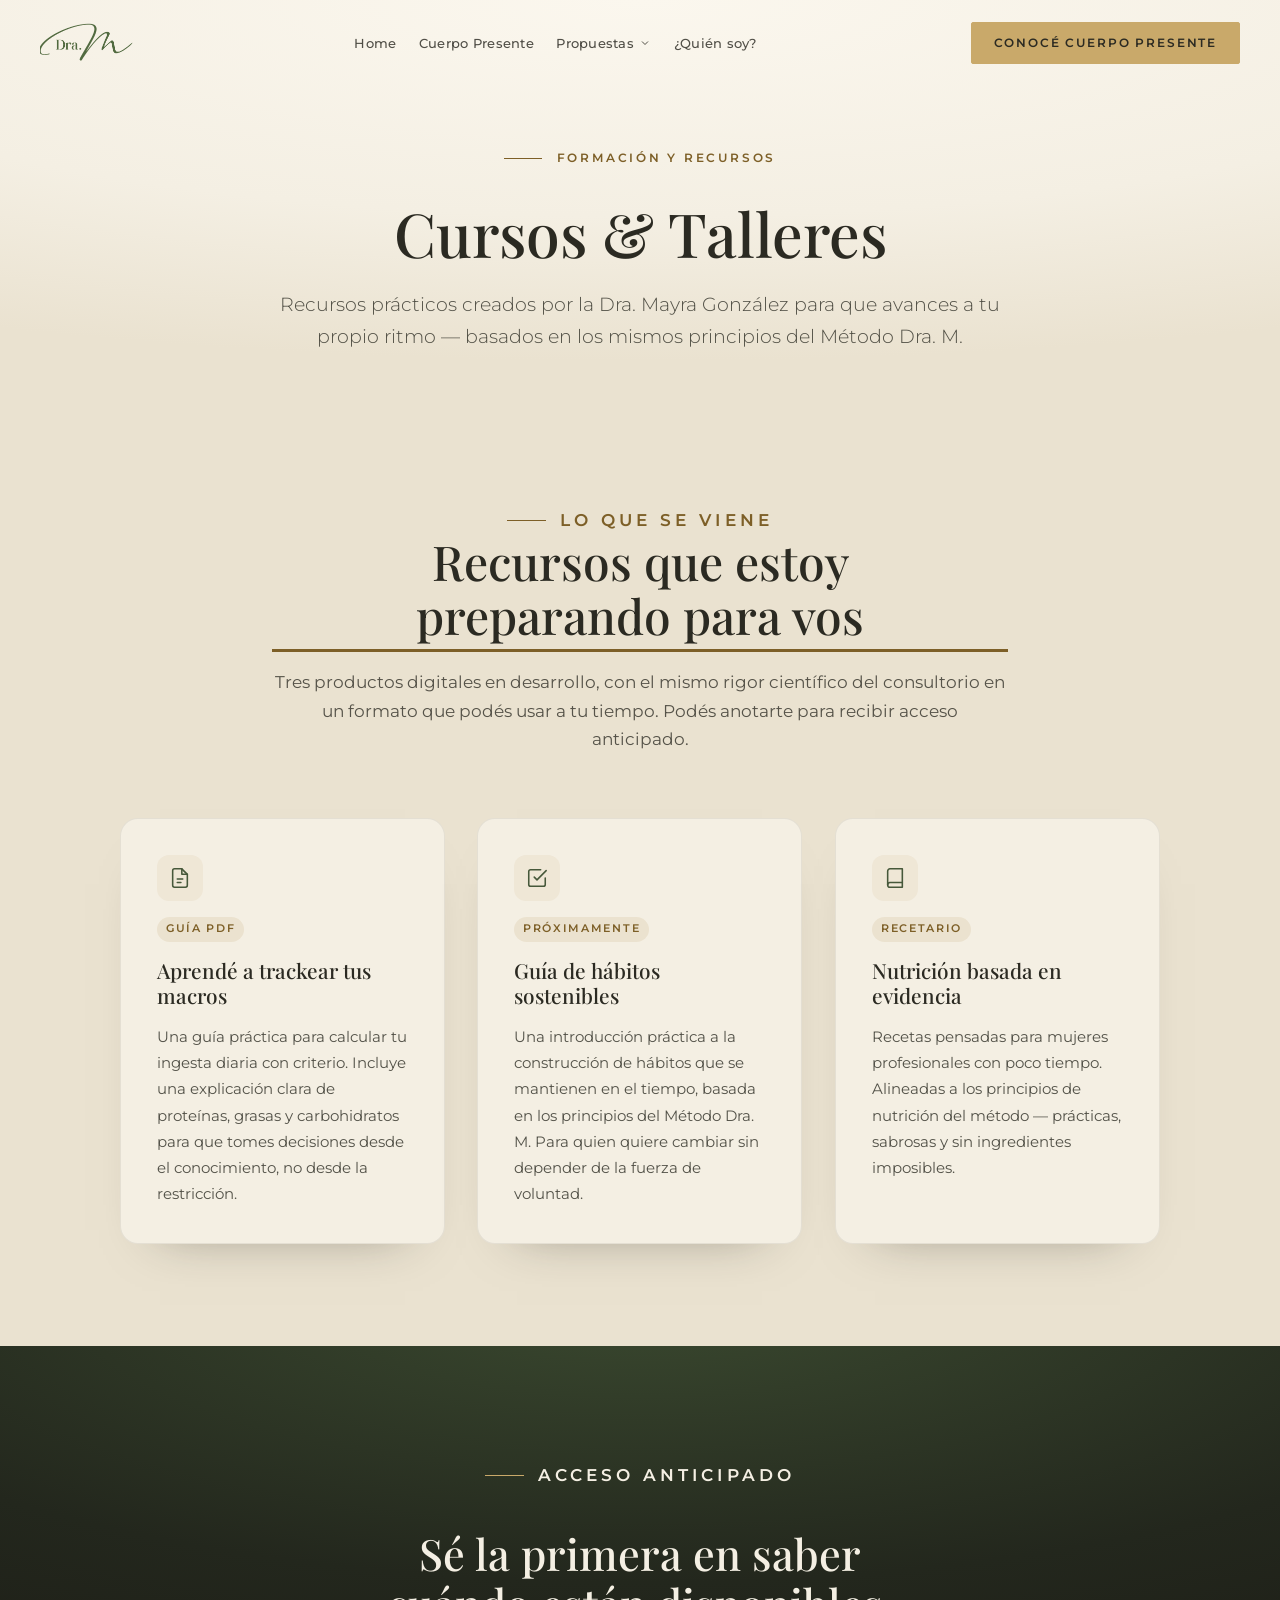
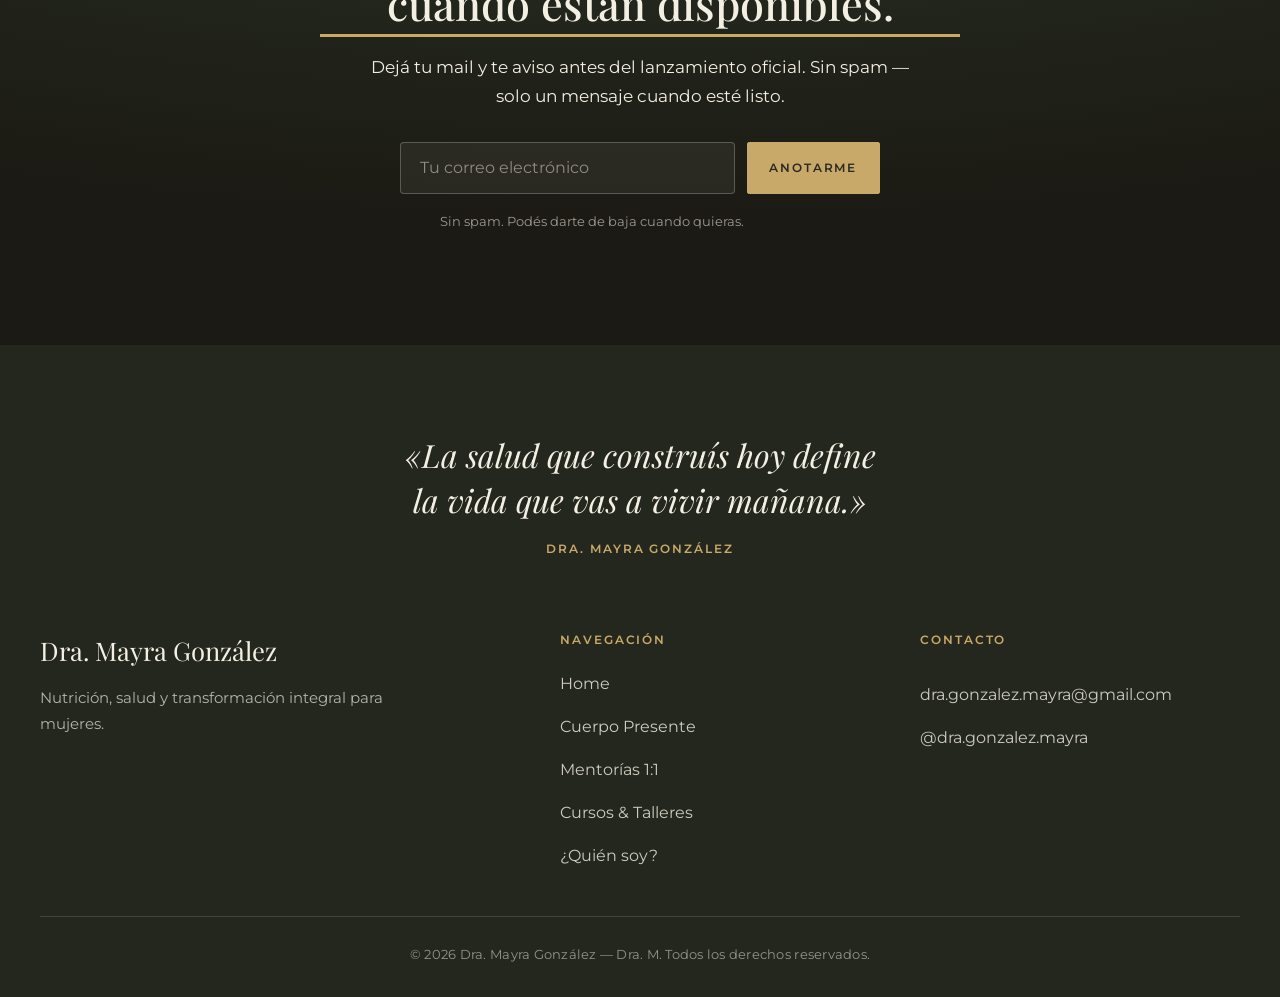
<file: cursos-y-talleres.html>
<!DOCTYPE html>
<html lang="es" class="no-js">
<head>
  <meta charset="UTF-8" />
  <meta name="viewport" content="width=device-width, initial-scale=1, viewport-fit=cover" />
  <title>Cursos &amp; Talleres — Formación y recursos | Dra. Mayra González</title>
  <meta name="description" content="Recursos prácticos creados por la Dra. Mayra González para avanzar a tu propio ritmo, basados en los principios del Método Dra. M. Anotate para el acceso anticipado." />
  <meta name="theme-color" content="#F4EFE3" />
  <link rel="icon" href="img/favicon.ico" sizes="any" />
  <link rel="icon" href="img/icon.png" type="image/png" />
  <link rel="apple-touch-icon" href="img/apple-icon.png" />

  <script>document.documentElement.className = document.documentElement.className.replace('no-js','js');</script>

  <link rel="preconnect" href="https://fonts.googleapis.com" />
  <link rel="preconnect" href="https://fonts.gstatic.com" crossorigin />
  <link href="https://fonts.googleapis.com/css2?family=Playfair+Display:ital,wght@0,400;0,500;0,600;1,400&family=Montserrat:wght@300;400;500;600&display=swap" rel="stylesheet" />

  <link rel="stylesheet" href="styles.css?v=10" />
</head>
<body>
  <a class="skip" href="#cursos-main">Saltar al contenido</a>

  <header class="site-header">
    <div class="wrap nav">
      <a class="brand" href="index.html" aria-label="Dra. Mayra González — inicio">
        <img src="img/logo.png" alt="Dra. Mayra González" width="800" height="366" />
      </a>

      <nav aria-label="Navegación principal">
        <ul class="nav-links" id="menu">
          <li><a href="index.html">Home</a></li>
          <li><a href="cuerpo-presente.html">Cuerpo Presente</a></li>
          <li class="has-menu">
            <button class="nav-disclosure" type="button" aria-expanded="false" aria-haspopup="true" aria-controls="submenu-propuestas">
              Propuestas
              <svg viewBox="0 0 24 24" fill="none" stroke="currentColor" stroke-width="2" aria-hidden="true"><polyline points="6 9 12 15 18 9"/></svg>
            </button>
            <ul class="submenu" id="submenu-propuestas">
              <li><a href="mentorias-1-1.html">Mentorías 1:1</a></li>
              <li class="sub-item"><a href="salud-digestiva.html">Salud Digestiva</a></li>
              <li class="sub-item"><a href="vinculo-alimentario.html">Vínculo Alimentario</a></li>
              <li><a href="cursos-y-talleres.html" aria-current="page">Cursos &amp; Talleres</a></li>
            </ul>
          </li>
          <li><a href="quien-soy.html">¿Quién soy?</a></li>
        </ul>
      </nav>

      <a class="btn btn-primary nav-cta" href="cuerpo-presente.html">Conocé Cuerpo Presente</a>

      <button class="nav-toggle" type="button" aria-label="Abrir menú" aria-expanded="false" aria-controls="menu">
        <svg viewBox="0 0 24 24" fill="none" stroke="currentColor" stroke-width="1.6" aria-hidden="true">
          <line x1="3" y1="7" x2="21" y2="7"/><line x1="3" y1="12" x2="21" y2="12"/><line x1="3" y1="17" x2="21" y2="17"/>
        </svg>
      </button>
    </div>
  </header>

  <main id="cursos-main">
    <!-- Hero -->
    <section class="cursos-hero" aria-labelledby="cursos-title">
      <div class="wrap">
        <p class="eyebrow reveal">Formación y recursos</p>
        <h1 id="cursos-title" class="reveal d1">Cursos &amp; Talleres</h1>
        <p class="lead reveal d2">Recursos prácticos creados por la Dra. Mayra González para que avances a tu propio ritmo — basados en los mismos principios del Método Dra. M.</p>
      </div>
    </section>

    <!-- Recursos en desarrollo -->
    <section class="recursos" aria-labelledby="recursos-title">
      <div class="wrap">
        <div class="recursos-head reveal">
          <p class="eyebrow" style="justify-content:center;color:var(--gold-deep);">Lo que se viene</p>
          <h2 id="recursos-title">Recursos que estoy preparando para vos</h2>
          <p>Tres productos digitales en desarrollo, con el mismo rigor científico del consultorio en un formato que podés usar a tu tiempo. Podés anotarte para recibir acceso anticipado.</p>
        </div>

        <div class="recurso-grid">
          <article class="recurso-card reveal d1">
            <span class="recurso-icon">
              <svg viewBox="0 0 24 24" fill="none" stroke="currentColor" stroke-width="1.7" stroke-linecap="round" stroke-linejoin="round" aria-hidden="true"><path d="M14 2H6a2 2 0 0 0-2 2v16a2 2 0 0 0 2 2h12a2 2 0 0 0 2-2V8z"/><polyline points="14 2 14 8 20 8"/><line x1="9" y1="13" x2="15" y2="13"/><line x1="9" y1="17" x2="13" y2="17"/></svg>
            </span>
            <span class="recurso-badge">Guía PDF</span>
            <h3>Aprendé a trackear tus macros</h3>
            <p>Una guía práctica para calcular tu ingesta diaria con criterio. Incluye una explicación clara de proteínas, grasas y carbohidratos para que tomes decisiones desde el conocimiento, no desde la restricción.</p>
          </article>

          <article class="recurso-card reveal d2">
            <span class="recurso-icon">
              <svg viewBox="0 0 24 24" fill="none" stroke="currentColor" stroke-width="1.7" stroke-linecap="round" stroke-linejoin="round" aria-hidden="true"><path d="M9 11l3 3L22 4"/><path d="M21 12v7a2 2 0 0 1-2 2H5a2 2 0 0 1-2-2V5a2 2 0 0 1 2-2h11"/></svg>
            </span>
            <span class="recurso-badge">Próximamente</span>
            <h3>Guía de hábitos sostenibles</h3>
            <p>Una introducción práctica a la construcción de hábitos que se mantienen en el tiempo, basada en los principios del Método Dra. M. Para quien quiere cambiar sin depender de la fuerza de voluntad.</p>
          </article>

          <article class="recurso-card reveal d3">
            <span class="recurso-icon">
              <svg viewBox="0 0 24 24" fill="none" stroke="currentColor" stroke-width="1.7" stroke-linecap="round" stroke-linejoin="round" aria-hidden="true"><path d="M4 19.5A2.5 2.5 0 0 1 6.5 17H20"/><path d="M6.5 2H20v20H6.5A2.5 2.5 0 0 1 4 19.5v-15A2.5 2.5 0 0 1 6.5 2z"/></svg>
            </span>
            <span class="recurso-badge">Recetario</span>
            <h3>Nutrición basada en evidencia</h3>
            <p>Recetas pensadas para mujeres profesionales con poco tiempo. Alineadas a los principios de nutrición del método — prácticas, sabrosas y sin ingredientes imposibles.</p>
          </article>
        </div>
      </div>
    </section>

    <!-- Acceso anticipado -->
    <section class="waitlist" aria-labelledby="waitlist-title">
      <div class="wrap waitlist-inner reveal">
        <p class="eyebrow">Acceso anticipado</p>
        <h2 id="waitlist-title">Sé la primera en saber cuándo están disponibles.</h2>
        <p>Dejá tu mail y te aviso antes del lanzamiento oficial. Sin spam — solo un mensaje cuando esté listo.</p>
        <form class="waitlist-form" action="mailto:dra.gonzalez.mayra@gmail.com?subject=Acceso%20anticipado%20Cursos%20%26%20Talleres" method="post" enctype="text/plain">
          <label class="skip" for="waitlist-email">Tu correo electrónico</label>
          <input id="waitlist-email" name="email" type="email" placeholder="Tu correo electrónico" required />
          <button class="btn btn-primary" type="submit">Anotarme</button>
        </form>
        <p class="note">Sin spam. Podés darte de baja cuando quieras.</p>
      </div>
    </section>
  </main>

  <footer class="site-footer">
    <div class="wrap">
      <div class="footer-quote-wrap reveal">
        <p class="footer-quote">«La salud que construís hoy define la vida que vas a vivir mañana.»</p>
        <p class="footer-quote-by">Dra. Mayra González</p>
      </div>

      <div class="footer-grid">
        <div class="footer-brand">
          <span class="footer-logo">Dra. Mayra González</span>
          <p>Nutrición, salud y transformación integral para mujeres.</p>
        </div>

        <nav class="footer-nav" aria-label="Navegación del pie de página">
          <h3>Navegación</h3>
          <ul>
            <li><a href="index.html">Home</a></li>
            <li><a href="cuerpo-presente.html">Cuerpo Presente</a></li>
            <li><a href="mentorias-1-1.html">Mentorías 1:1</a></li>
            <li><a href="cursos-y-talleres.html">Cursos &amp; Talleres</a></li>
            <li><a href="quien-soy.html">¿Quién soy?</a></li>
          </ul>
        </nav>

        <div class="footer-contact">
          <h3>Contacto</h3>
          <a href="mailto:dra.gonzalez.mayra@gmail.com">dra.gonzalez.mayra@gmail.com</a>
          <a href="https://www.instagram.com/dra.gonzalez.mayra/" target="_blank" rel="noopener">@dra.gonzalez.mayra</a>
        </div>
      </div>

      <div class="footer-bottom">
        <p>© 2026 Dra. Mayra González — Dra. M. Todos los derechos reservados.</p>
      </div>
    </div>
  </footer>

  <script src="app.js?v=10" defer></script>
</body>
</html>
</file>
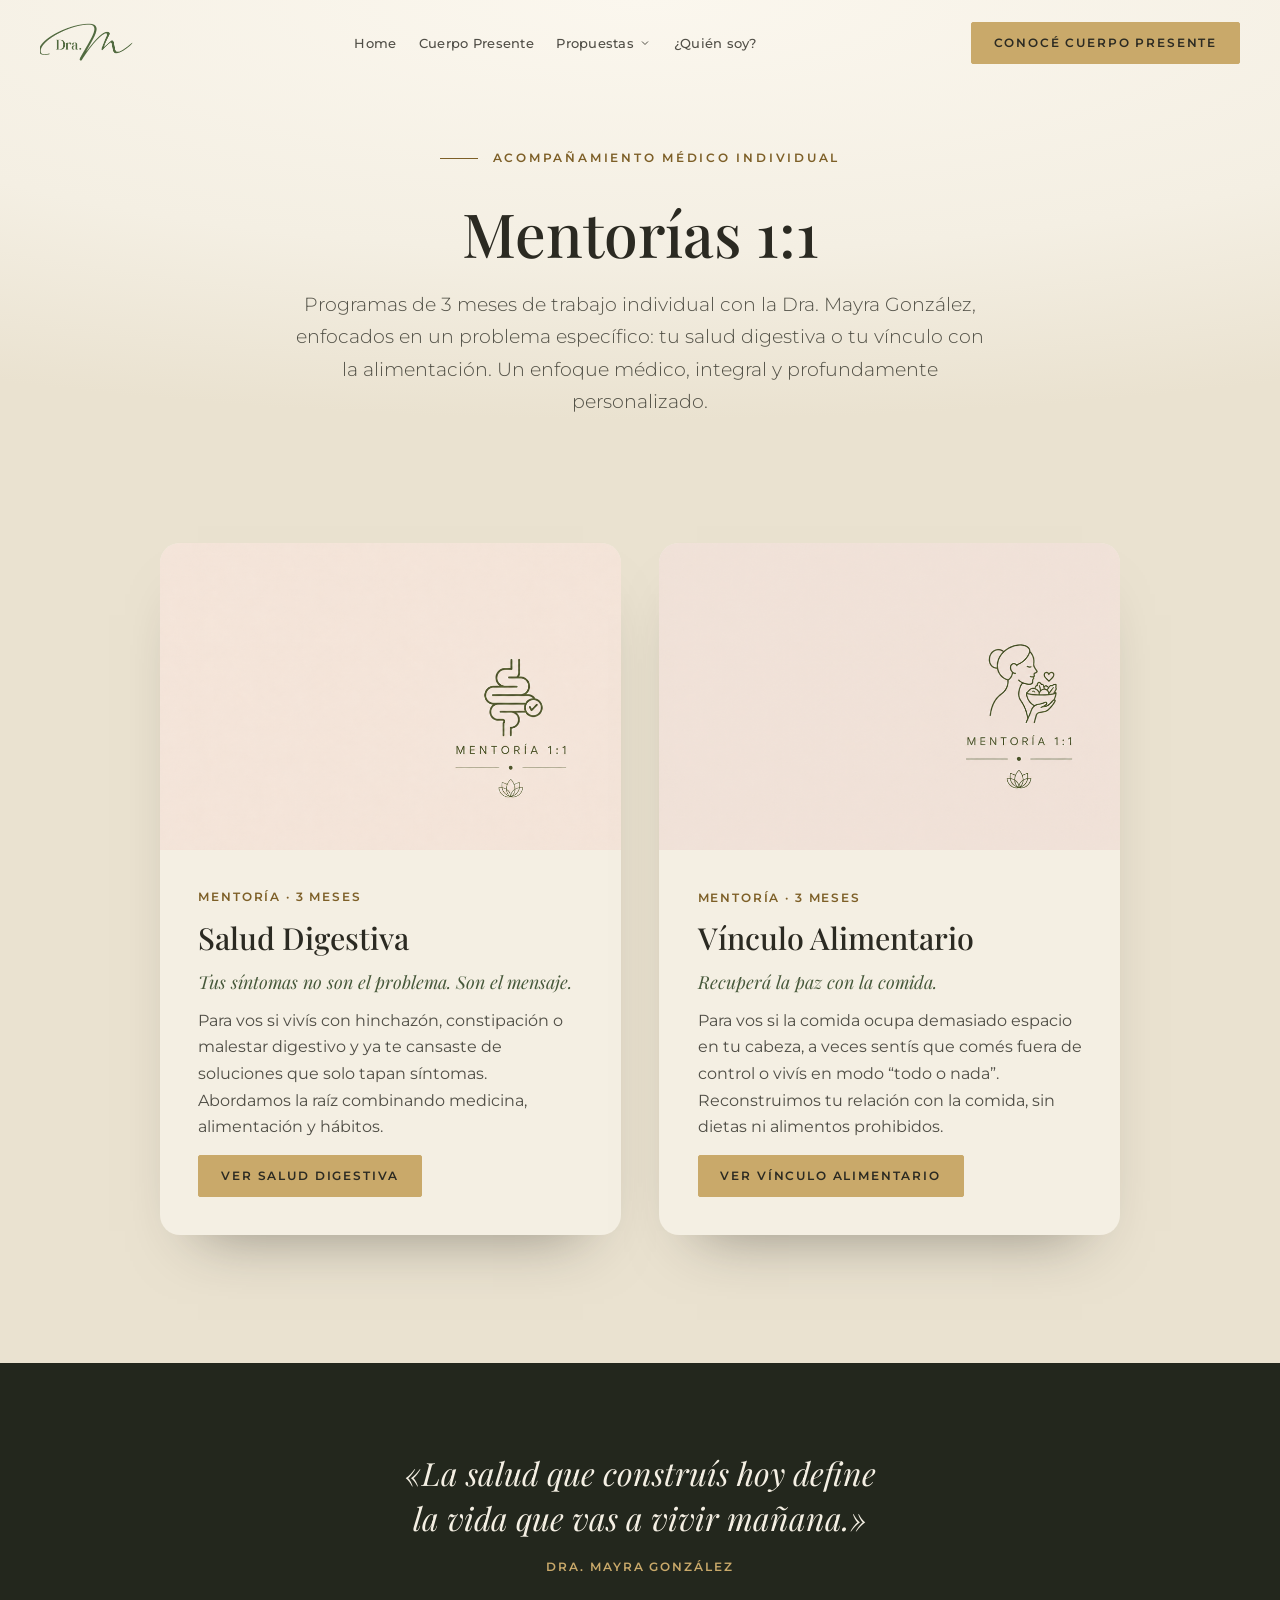
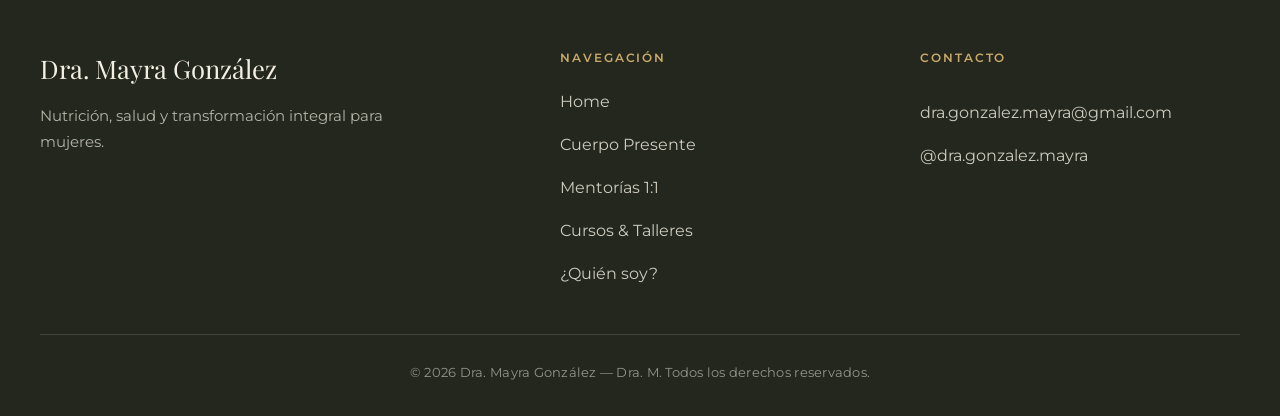
<file: mentorias-1-1.html>
<!DOCTYPE html>
<html lang="es" class="no-js">
<head>
  <meta charset="UTF-8" />
  <meta name="viewport" content="width=device-width, initial-scale=1, viewport-fit=cover" />
  <title>Mentorías 1:1 — Acompañamiento médico individual | Dra. Mayra González</title>
  <meta name="description" content="Mentorías 1:1 con la Dra. Mayra González: programas de 3 meses de acompañamiento médico individual enfocados en un problema específico — tu salud digestiva o tu vínculo con la alimentación." />
  <meta name="theme-color" content="#F4EFE3" />
  <link rel="icon" href="img/favicon.ico" sizes="any" />
  <link rel="icon" href="img/icon.png" type="image/png" />
  <link rel="apple-touch-icon" href="img/apple-icon.png" />

  <script>document.documentElement.className = document.documentElement.className.replace('no-js','js');</script>

  <link rel="preconnect" href="https://fonts.googleapis.com" />
  <link rel="preconnect" href="https://fonts.gstatic.com" crossorigin />
  <link href="https://fonts.googleapis.com/css2?family=Playfair+Display:ital,wght@0,400;0,500;0,600;1,400&family=Montserrat:wght@300;400;500;600&display=swap" rel="stylesheet" />

  <link rel="stylesheet" href="styles.css?v=10" />
</head>
<body>
  <a class="skip" href="#ment-main">Saltar al contenido</a>

  <header class="site-header">
    <div class="wrap nav">
      <a class="brand" href="index.html" aria-label="Dra. Mayra González — inicio">
        <img src="img/logo.png" alt="Dra. Mayra González" width="800" height="366" />
      </a>

      <nav aria-label="Navegación principal">
        <ul class="nav-links" id="menu">
          <li><a href="index.html">Home</a></li>
          <li><a href="cuerpo-presente.html">Cuerpo Presente</a></li>
          <li class="has-menu">
            <button class="nav-disclosure" type="button" aria-expanded="false" aria-haspopup="true" aria-controls="submenu-propuestas">
              Propuestas
              <svg viewBox="0 0 24 24" fill="none" stroke="currentColor" stroke-width="2" aria-hidden="true"><polyline points="6 9 12 15 18 9"/></svg>
            </button>
            <ul class="submenu" id="submenu-propuestas">
              <li><a href="mentorias-1-1.html" aria-current="page">Mentorías 1:1</a></li>
              <li class="sub-item"><a href="salud-digestiva.html">Salud Digestiva</a></li>
              <li class="sub-item"><a href="vinculo-alimentario.html">Vínculo Alimentario</a></li>
              <li><a href="cursos-y-talleres.html">Cursos &amp; Talleres</a></li>
            </ul>
          </li>
          <li><a href="quien-soy.html">¿Quién soy?</a></li>
        </ul>
      </nav>

      <a class="btn btn-primary nav-cta" href="cuerpo-presente.html">Conocé Cuerpo Presente</a>

      <button class="nav-toggle" type="button" aria-label="Abrir menú" aria-expanded="false" aria-controls="menu">
        <svg viewBox="0 0 24 24" fill="none" stroke="currentColor" stroke-width="1.6" aria-hidden="true">
          <line x1="3" y1="7" x2="21" y2="7"/><line x1="3" y1="12" x2="21" y2="12"/><line x1="3" y1="17" x2="21" y2="17"/>
        </svg>
      </button>
    </div>
  </header>

  <main id="ment-main">
    <!-- Hero (liviano) -->
    <section class="ment-hero" aria-labelledby="ment-title">
      <div class="wrap">
        <p class="eyebrow reveal">Acompañamiento médico individual</p>
        <h1 id="ment-title" class="reveal d1">Mentorías 1:1</h1>
        <p class="lead reveal d2">Programas de 3 meses de trabajo individual con la Dra. Mayra González, enfocados en un problema específico: tu salud digestiva o tu vínculo con la alimentación. Un enfoque médico, integral y profundamente personalizado.</p>
      </div>
    </section>

    <!-- Dos mentorías -->
    <section class="ment-cards" aria-labelledby="ment-cards-title">
      <div class="wrap">
        <h2 id="ment-cards-title" class="skip">Mentorías disponibles</h2>
        <div class="ment-grid">
          <article class="ment-card reveal d1">
            <div class="ment-media"><img src="img/sadidos.png" alt="Ilustración de línea del sistema digestivo — Mentoría Salud Digestiva" width="1536" height="1024"  loading="lazy" decoding="async" /></div>
            <div class="ment-body">
              <span class="ment-eyebrow">Mentoría · 3 meses</span>
              <h3>Salud Digestiva</h3>
              <p class="ment-hook">Tus síntomas no son el problema. Son el mensaje.</p>
              <p class="ment-desc">Para vos si vivís con hinchazón, constipación o malestar digestivo y ya te cansaste de soluciones que solo tapan síntomas. Abordamos la raíz combinando medicina, alimentación y hábitos.</p>
              <a class="btn btn-primary" href="salud-digestiva.html">Ver Salud Digestiva</a>
            </div>
          </article>

          <article class="ment-card reveal d2">
            <div class="ment-media"><img src="img/herovincal.png" alt="Ilustración de línea de una mujer con un bowl — Mentoría Vínculo Alimentario" width="1536" height="1024"  loading="lazy" decoding="async" /></div>
            <div class="ment-body">
              <span class="ment-eyebrow">Mentoría · 3 meses</span>
              <h3>Vínculo Alimentario</h3>
              <p class="ment-hook">Recuperá la paz con la comida.</p>
              <p class="ment-desc">Para vos si la comida ocupa demasiado espacio en tu cabeza, a veces sentís que comés fuera de control o vivís en modo “todo o nada”. Reconstruimos tu relación con la comida, sin dietas ni alimentos prohibidos.</p>
              <a class="btn btn-primary" href="vinculo-alimentario.html">Ver Vínculo Alimentario</a>
            </div>
          </article>
        </div>
      </div>
    </section>
  </main>

  <footer class="site-footer">
    <div class="wrap">
      <div class="footer-quote-wrap reveal">
        <p class="footer-quote">«La salud que construís hoy define la vida que vas a vivir mañana.»</p>
        <p class="footer-quote-by">Dra. Mayra González</p>
      </div>

      <div class="footer-grid">
        <div class="footer-brand">
          <span class="footer-logo">Dra. Mayra González</span>
          <p>Nutrición, salud y transformación integral para mujeres.</p>
        </div>

        <nav class="footer-nav" aria-label="Navegación del pie de página">
          <h3>Navegación</h3>
          <ul>
            <li><a href="index.html">Home</a></li>
            <li><a href="cuerpo-presente.html">Cuerpo Presente</a></li>
            <li><a href="mentorias-1-1.html">Mentorías 1:1</a></li>
            <li><a href="cursos-y-talleres.html">Cursos &amp; Talleres</a></li>
            <li><a href="quien-soy.html">¿Quién soy?</a></li>
          </ul>
        </nav>

        <div class="footer-contact">
          <h3>Contacto</h3>
          <a href="mailto:dra.gonzalez.mayra@gmail.com">dra.gonzalez.mayra@gmail.com</a>
          <a href="https://www.instagram.com/dra.gonzalez.mayra/" target="_blank" rel="noopener">@dra.gonzalez.mayra</a>
        </div>
      </div>

      <div class="footer-bottom">
        <p>© 2026 Dra. Mayra González — Dra. M. Todos los derechos reservados.</p>
      </div>
    </div>
  </footer>

  <script src="app.js?v=10" defer></script>
</body>
</html>
</file>
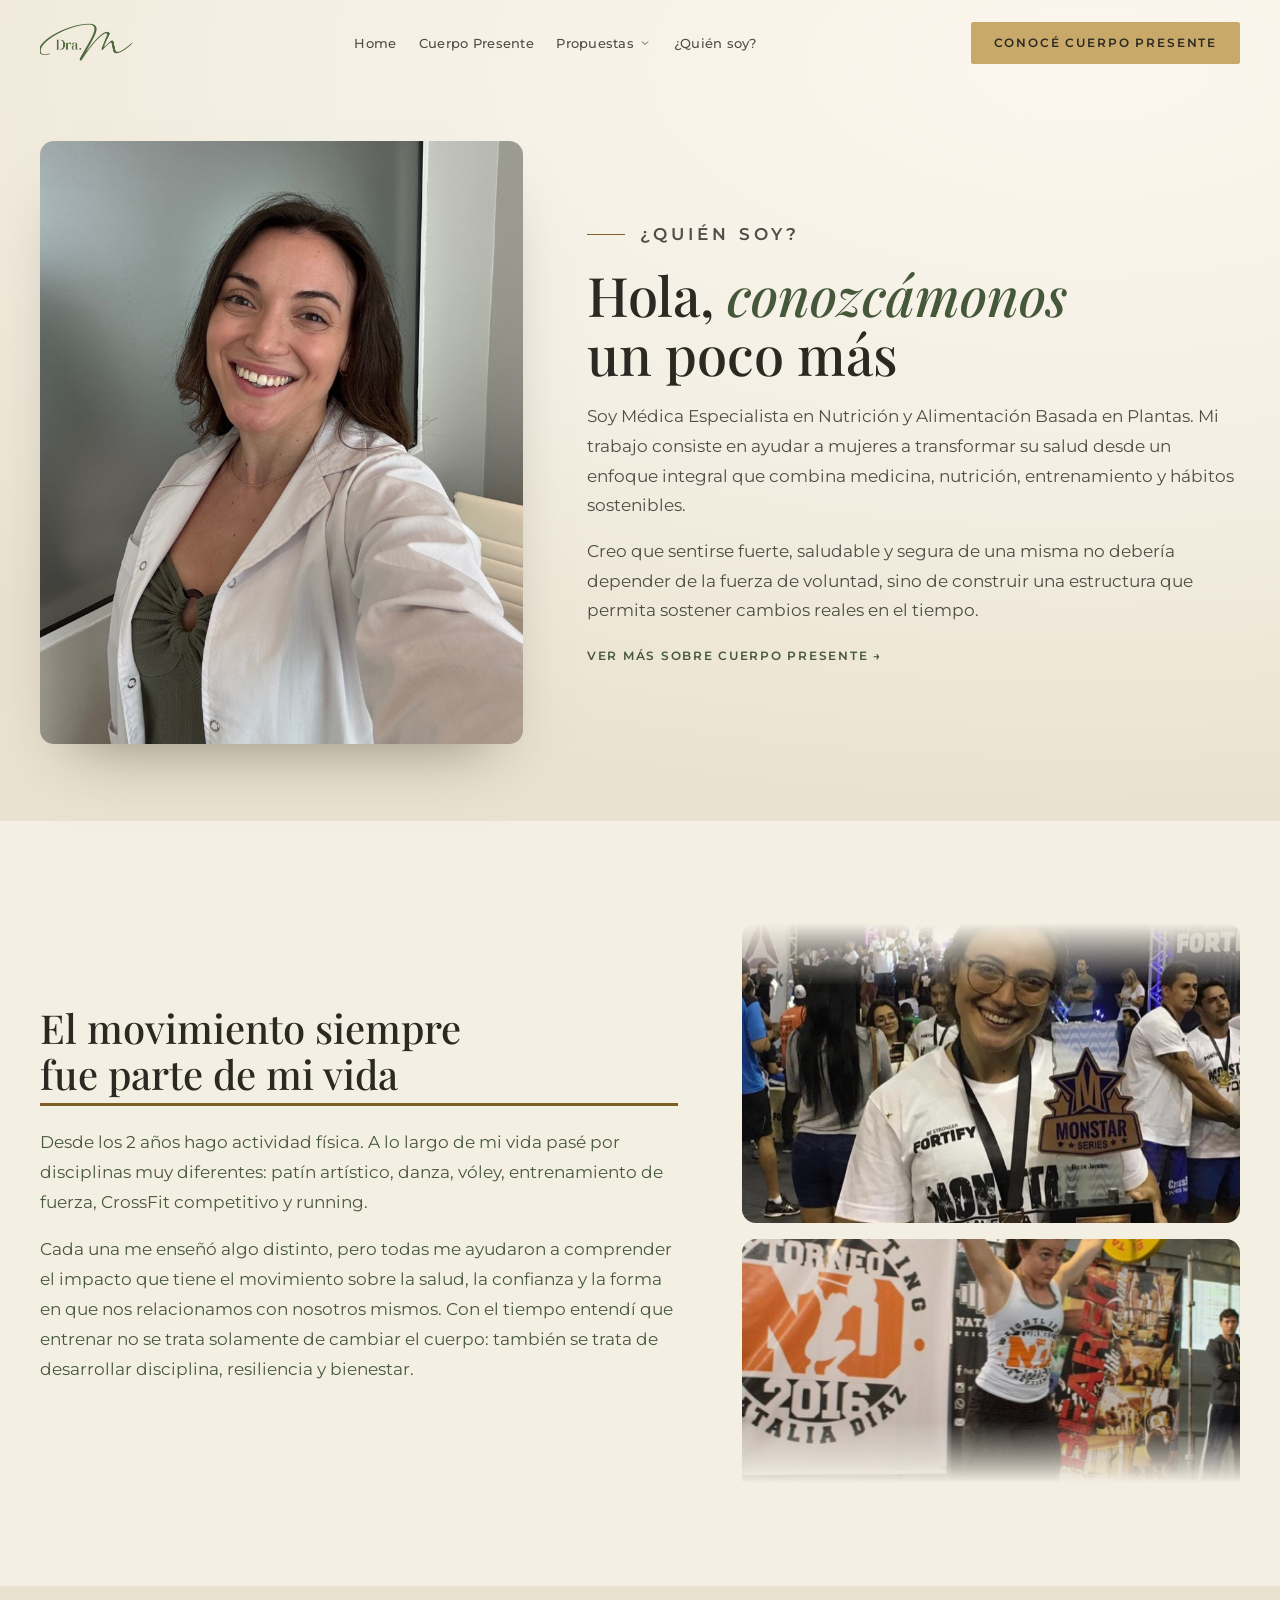
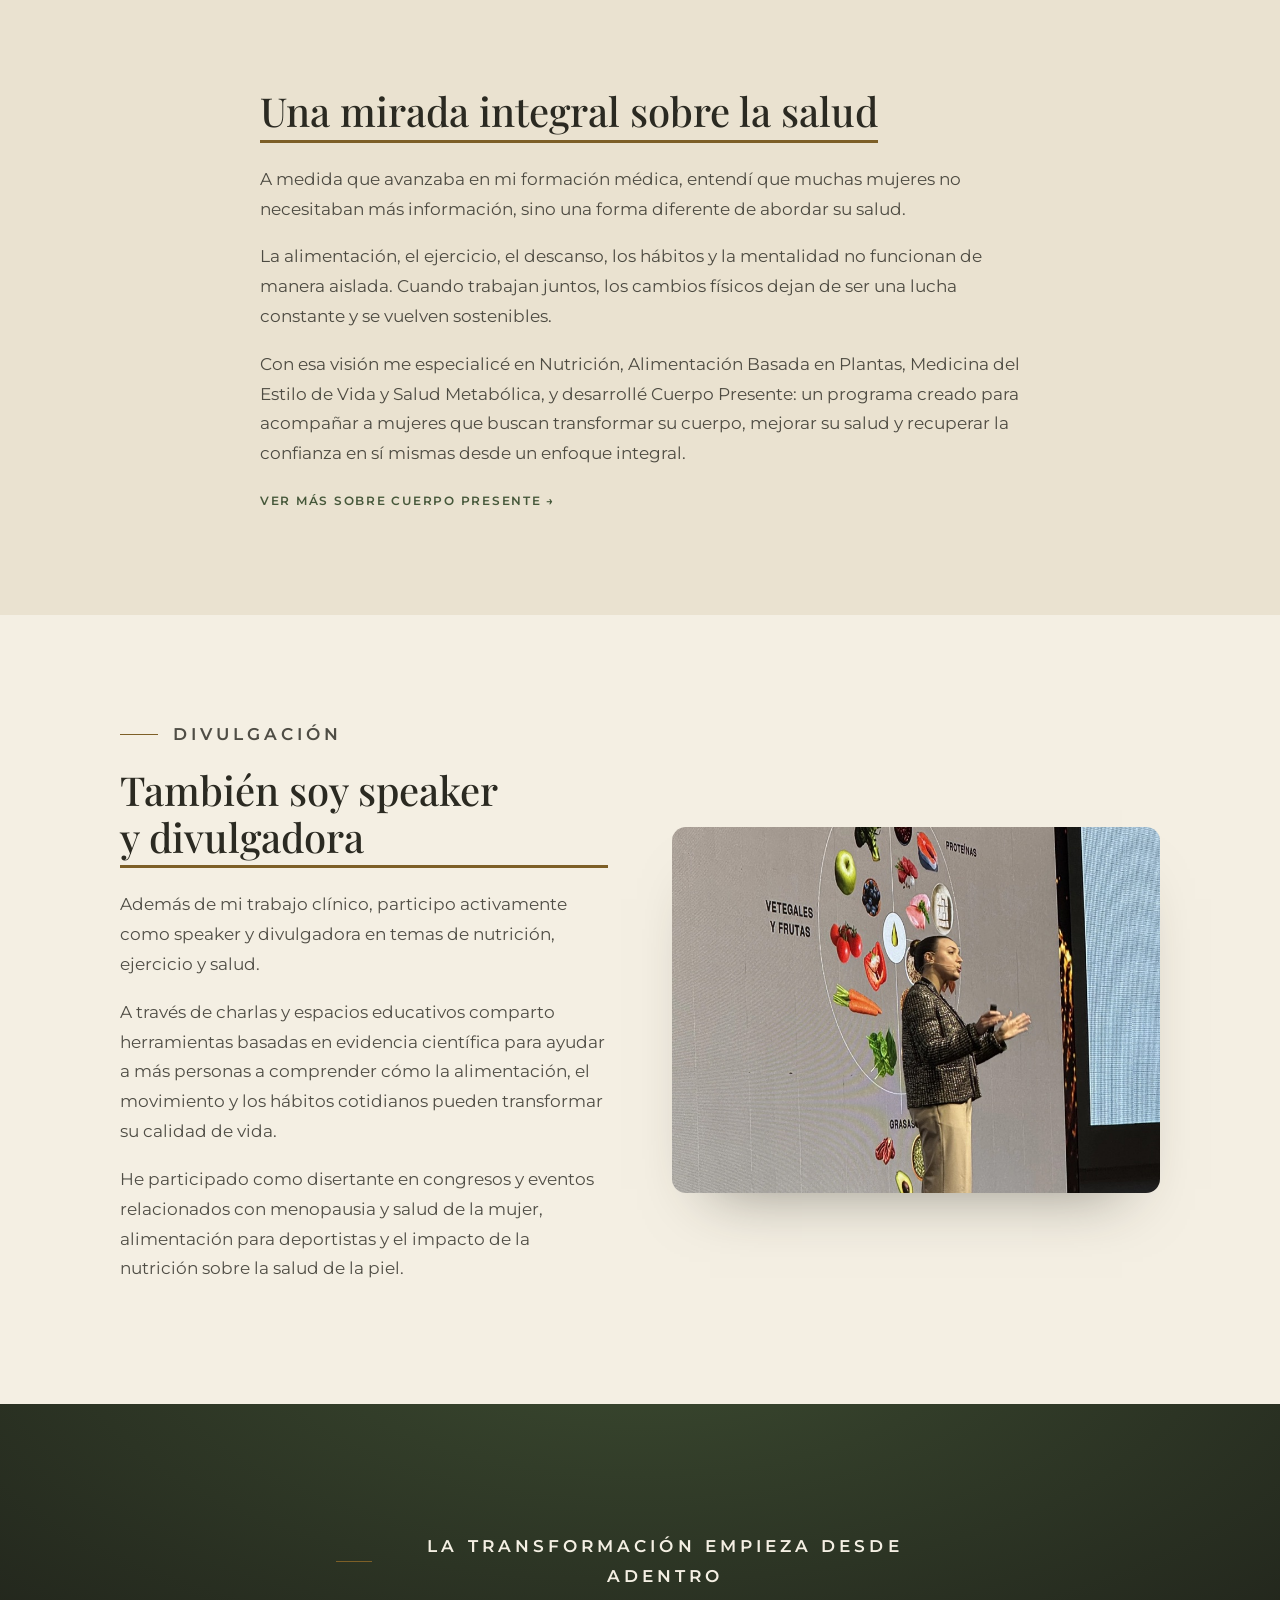
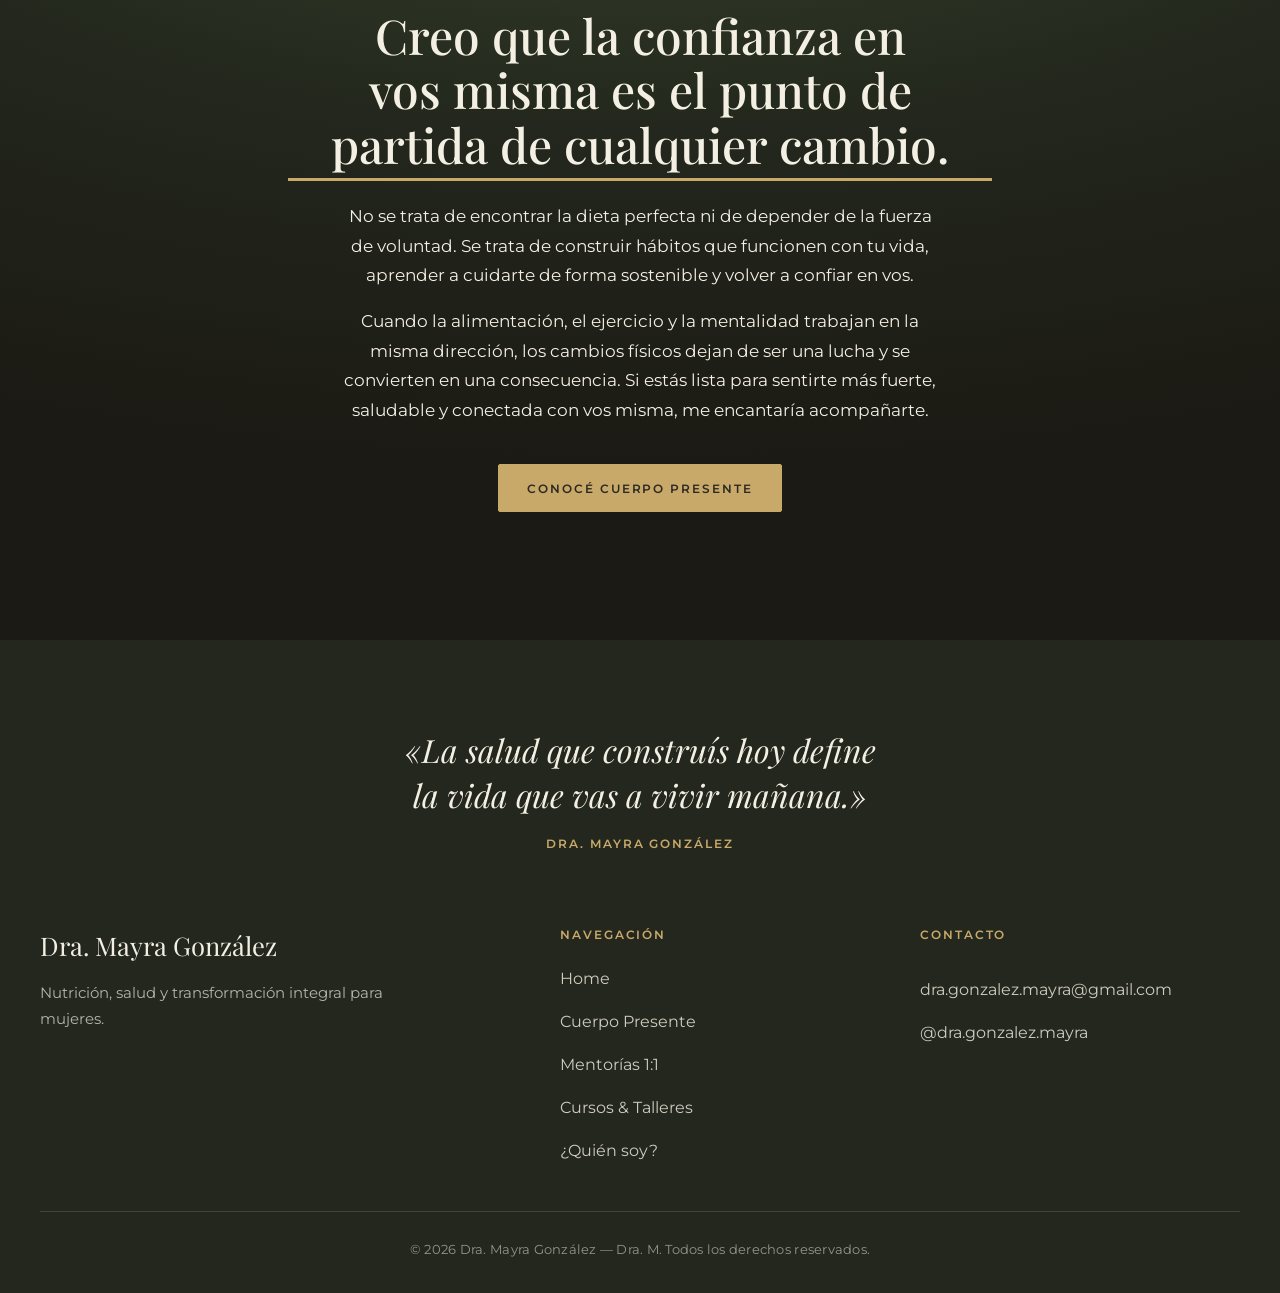
<file: quien-soy.html>
<!DOCTYPE html>
<html lang="es" class="no-js">
<head>
  <meta charset="UTF-8" />
  <meta name="viewport" content="width=device-width, initial-scale=1, viewport-fit=cover" />
  <title>¿Quién soy? — Dra. Mayra González | Dra. M.</title>
  <meta name="description" content="Conocé a la Dra. Mayra González: médica especialista en Nutrición y Alimentación Basada en Plantas, con una mirada integral sobre la salud de la mujer. Speaker y divulgadora." />
  <meta name="theme-color" content="#F4EFE3" />
  <link rel="icon" href="img/favicon.ico" sizes="any" />
  <link rel="icon" href="img/icon.png" type="image/png" />
  <link rel="apple-touch-icon" href="img/apple-icon.png" />

  <script>document.documentElement.className = document.documentElement.className.replace('no-js','js');</script>

  <link rel="preconnect" href="https://fonts.googleapis.com" />
  <link rel="preconnect" href="https://fonts.gstatic.com" crossorigin />
  <link href="https://fonts.googleapis.com/css2?family=Playfair+Display:ital,wght@0,400;0,500;0,600;1,400&family=Montserrat:wght@300;400;500;600&display=swap" rel="stylesheet" />

  <link rel="stylesheet" href="styles.css?v=10" />
</head>
<body>
  <a class="skip" href="#qs-main">Saltar al contenido</a>

  <header class="site-header">
    <div class="wrap nav">
      <a class="brand" href="index.html" aria-label="Dra. Mayra González — inicio">
        <img src="img/logo.png" alt="Dra. Mayra González" width="800" height="366" />
      </a>
      <nav aria-label="Navegación principal">
        <ul class="nav-links" id="menu">
          <li><a href="index.html">Home</a></li>
          <li><a href="cuerpo-presente.html">Cuerpo Presente</a></li>
          <li class="has-menu">
            <button class="nav-disclosure" type="button" aria-expanded="false" aria-haspopup="true" aria-controls="submenu-propuestas">
              Propuestas
              <svg viewBox="0 0 24 24" fill="none" stroke="currentColor" stroke-width="2" aria-hidden="true"><polyline points="6 9 12 15 18 9"/></svg>
            </button>
            <ul class="submenu" id="submenu-propuestas">
              <li><a href="mentorias-1-1.html">Mentorías 1:1</a></li>
              <li class="sub-item"><a href="salud-digestiva.html">Salud Digestiva</a></li>
              <li class="sub-item"><a href="vinculo-alimentario.html">Vínculo Alimentario</a></li>
              <li><a href="cursos-y-talleres.html">Cursos &amp; Talleres</a></li>
            </ul>
          </li>
          <li><a href="quien-soy.html" aria-current="page">¿Quién soy?</a></li>
        </ul>
      </nav>
      <a class="btn btn-primary nav-cta" href="cuerpo-presente.html">Conocé Cuerpo Presente</a>
      <button class="nav-toggle" type="button" aria-label="Abrir menú" aria-expanded="false" aria-controls="menu">
        <svg viewBox="0 0 24 24" fill="none" stroke="currentColor" stroke-width="1.6" aria-hidden="true"><line x1="3" y1="7" x2="21" y2="7"/><line x1="3" y1="12" x2="21" y2="12"/><line x1="3" y1="17" x2="21" y2="17"/></svg>
      </button>
    </div>
  </header>

  <main id="qs-main">
    <!-- Intro -->
    <section class="qs-hero" aria-labelledby="qs-title">
      <div class="wrap qs-hero-inner">
        <figure class="qs-photo reveal">
          <img src="img/qsoy.jpg" alt="Dra. Mayra González" width="1024" height="1280"  fetchpriority="high" decoding="async" />
        </figure>
        <div class="qs-intro reveal d1">
          <p class="eyebrow">¿Quién soy?</p>
          <h1 id="qs-title">Hola, <em>conozcámonos</em> un poco más</h1>
          <p>Soy Médica Especialista en Nutrición y Alimentación Basada en Plantas. Mi trabajo consiste en ayudar a mujeres a transformar su salud desde un enfoque integral que combina medicina, nutrición, entrenamiento y hábitos sostenibles.</p>
          <p>Creo que sentirse fuerte, saludable y segura de una misma no debería depender de la fuerza de voluntad, sino de construir una estructura que permita sostener cambios reales en el tiempo.</p>
          <a class="qs-link" href="cuerpo-presente.html">Ver más sobre Cuerpo Presente →</a>
        </div>
      </div>
    </section>

    <!-- El movimiento -->
    <section class="qs-move" aria-labelledby="qs-mov-title">
      <div class="wrap qs-move-inner">
        <div class="qs-move-copy reveal">
          <h2 id="qs-mov-title">El movimiento siempre fue parte de mi vida</h2>
          <p>Desde los 2 años hago actividad física. A lo largo de mi vida pasé por disciplinas muy diferentes: patín artístico, danza, vóley, entrenamiento de fuerza, CrossFit competitivo y running.</p>
          <p>Cada una me enseñó algo distinto, pero todas me ayudaron a comprender el impacto que tiene el movimiento sobre la salud, la confianza y la forma en que nos relacionamos con nosotros mismos. Con el tiempo entendí que entrenar no se trata solamente de cambiar el cuerpo: también se trata de desarrollar disciplina, resiliencia y bienestar.</p>
        </div>
        <div class="photo-loop reveal d1" aria-hidden="true">
          <div class="photo-loop-track">
            <img src="img/depo1.jpeg" alt="" width="800" height="800"  loading="lazy" decoding="async" />
            <img src="img/depo2.jpeg" alt="" width="800" height="800"  loading="lazy" decoding="async" />
            <img src="img/depo3.webp" alt="" width="800" height="800"  loading="lazy" decoding="async" />
            <img src="img/depo4.jpeg" alt="" width="800" height="800"  loading="lazy" decoding="async" />
            <img src="img/depo5.jpeg" alt="" width="800" height="800"  loading="lazy" decoding="async" />
            <img src="img/depo6.jpeg" alt="" width="800" height="800"  loading="lazy" decoding="async" />
            <img src="img/depo7.jpeg" alt="" width="800" height="800"  loading="lazy" decoding="async" />
            <img src="img/depo1.jpeg" alt="" width="800" height="800"  loading="lazy" decoding="async" />
            <img src="img/depo2.jpeg" alt="" width="800" height="800"  loading="lazy" decoding="async" />
            <img src="img/depo3.webp" alt="" width="800" height="800"  loading="lazy" decoding="async" />
            <img src="img/depo4.jpeg" alt="" width="800" height="800"  loading="lazy" decoding="async" />
            <img src="img/depo5.jpeg" alt="" width="800" height="800"  loading="lazy" decoding="async" />
            <img src="img/depo6.jpeg" alt="" width="800" height="800"  loading="lazy" decoding="async" />
            <img src="img/depo7.jpeg" alt="" width="800" height="800"  loading="lazy" decoding="async" />
          </div>
        </div>
      </div>
    </section>

    <!-- Mirada integral -->
    <section class="qs-section alt" aria-labelledby="qs-int-title">
      <div class="wrap reveal">
        <h2 id="qs-int-title">Una mirada integral sobre la salud</h2>
        <p>A medida que avanzaba en mi formación médica, entendí que muchas mujeres no necesitaban más información, sino una forma diferente de abordar su salud.</p>
        <p>La alimentación, el ejercicio, el descanso, los hábitos y la mentalidad no funcionan de manera aislada. Cuando trabajan juntos, los cambios físicos dejan de ser una lucha constante y se vuelven sostenibles.</p>
        <p>Con esa visión me especialicé en Nutrición, Alimentación Basada en Plantas, Medicina del Estilo de Vida y Salud Metabólica, y desarrollé Cuerpo Presente: un programa creado para acompañar a mujeres que buscan transformar su cuerpo, mejorar su salud y recuperar la confianza en sí mismas desde un enfoque integral.</p>
        <a class="qs-link" href="cuerpo-presente.html">Ver más sobre Cuerpo Presente →</a>
      </div>
    </section>

    <!-- Speaker -->
    <section class="qs-section" aria-labelledby="qs-spk-title">
      <div class="wrap wide qs-split reveal" style="max-width:1040px;">
        <div class="qs-spk-copy">
          <p class="eyebrow">Divulgación</p>
          <h2 id="qs-spk-title">También soy speaker y divulgadora</h2>
          <p>Además de mi trabajo clínico, participo activamente como speaker y divulgadora en temas de nutrición, ejercicio y salud.</p>
          <p>A través de charlas y espacios educativos comparto herramientas basadas en evidencia científica para ayudar a más personas a comprender cómo la alimentación, el movimiento y los hábitos cotidianos pueden transformar su calidad de vida.</p>
          <p>He participado como disertante en congresos y eventos relacionados con menopausia y salud de la mujer, alimentación para deportistas y el impacto de la nutrición sobre la salud de la piel.</p>
        </div>
        <figure class="qs-figure">
          <img src="img/spk.jpg" alt="La Dra. Mayra González dando una charla" width="1536" height="1024"  loading="lazy" decoding="async" />
        </figure>
      </div>
    </section>

    <!-- Cierre -->
    <section class="cp-close" aria-labelledby="qs-close-title">
      <div class="wrap cp-close-inner reveal">
        <p class="eyebrow" style="justify-content:center;color:var(--gold);">La transformación empieza desde adentro</p>
        <h2 id="qs-close-title">Creo que la confianza en vos misma es el punto de partida de cualquier cambio.</h2>
        <p>No se trata de encontrar la dieta perfecta ni de depender de la fuerza de voluntad. Se trata de construir hábitos que funcionen con tu vida, aprender a cuidarte de forma sostenible y volver a confiar en vos.</p>
        <p>Cuando la alimentación, el ejercicio y la mentalidad trabajan en la misma dirección, los cambios físicos dejan de ser una lucha y se convierten en una consecuencia. Si estás lista para sentirte más fuerte, saludable y conectada con vos misma, me encantaría acompañarte.</p>
        <div class="cta-wrap">
          <a class="btn btn-primary btn-lg" href="cuerpo-presente.html">Conocé Cuerpo Presente</a>
        </div>
      </div>
    </section>
  </main>

  <footer class="site-footer">
    <div class="wrap">
      <div class="footer-quote-wrap reveal">
        <p class="footer-quote">«La salud que construís hoy define la vida que vas a vivir mañana.»</p>
        <p class="footer-quote-by">Dra. Mayra González</p>
      </div>
      <div class="footer-grid">
        <div class="footer-brand">
          <span class="footer-logo">Dra. Mayra González</span>
          <p>Nutrición, salud y transformación integral para mujeres.</p>
        </div>
        <nav class="footer-nav" aria-label="Navegación del pie de página">
          <h3>Navegación</h3>
          <ul>
            <li><a href="index.html">Home</a></li>
            <li><a href="cuerpo-presente.html">Cuerpo Presente</a></li>
            <li><a href="mentorias-1-1.html">Mentorías 1:1</a></li>
            <li><a href="cursos-y-talleres.html">Cursos &amp; Talleres</a></li>
            <li><a href="quien-soy.html">¿Quién soy?</a></li>
          </ul>
        </nav>
        <div class="footer-contact">
          <h3>Contacto</h3>
          <a href="mailto:dra.gonzalez.mayra@gmail.com">dra.gonzalez.mayra@gmail.com</a>
          <a href="https://www.instagram.com/dra.gonzalez.mayra/" target="_blank" rel="noopener">@dra.gonzalez.mayra</a>
        </div>
      </div>
      <div class="footer-bottom">
        <p>© 2026 Dra. Mayra González — Dra. M. Todos los derechos reservados.</p>
      </div>
    </div>
  </footer>

  <script src="app.js?v=10" defer></script>
</body>
</html>
</file>
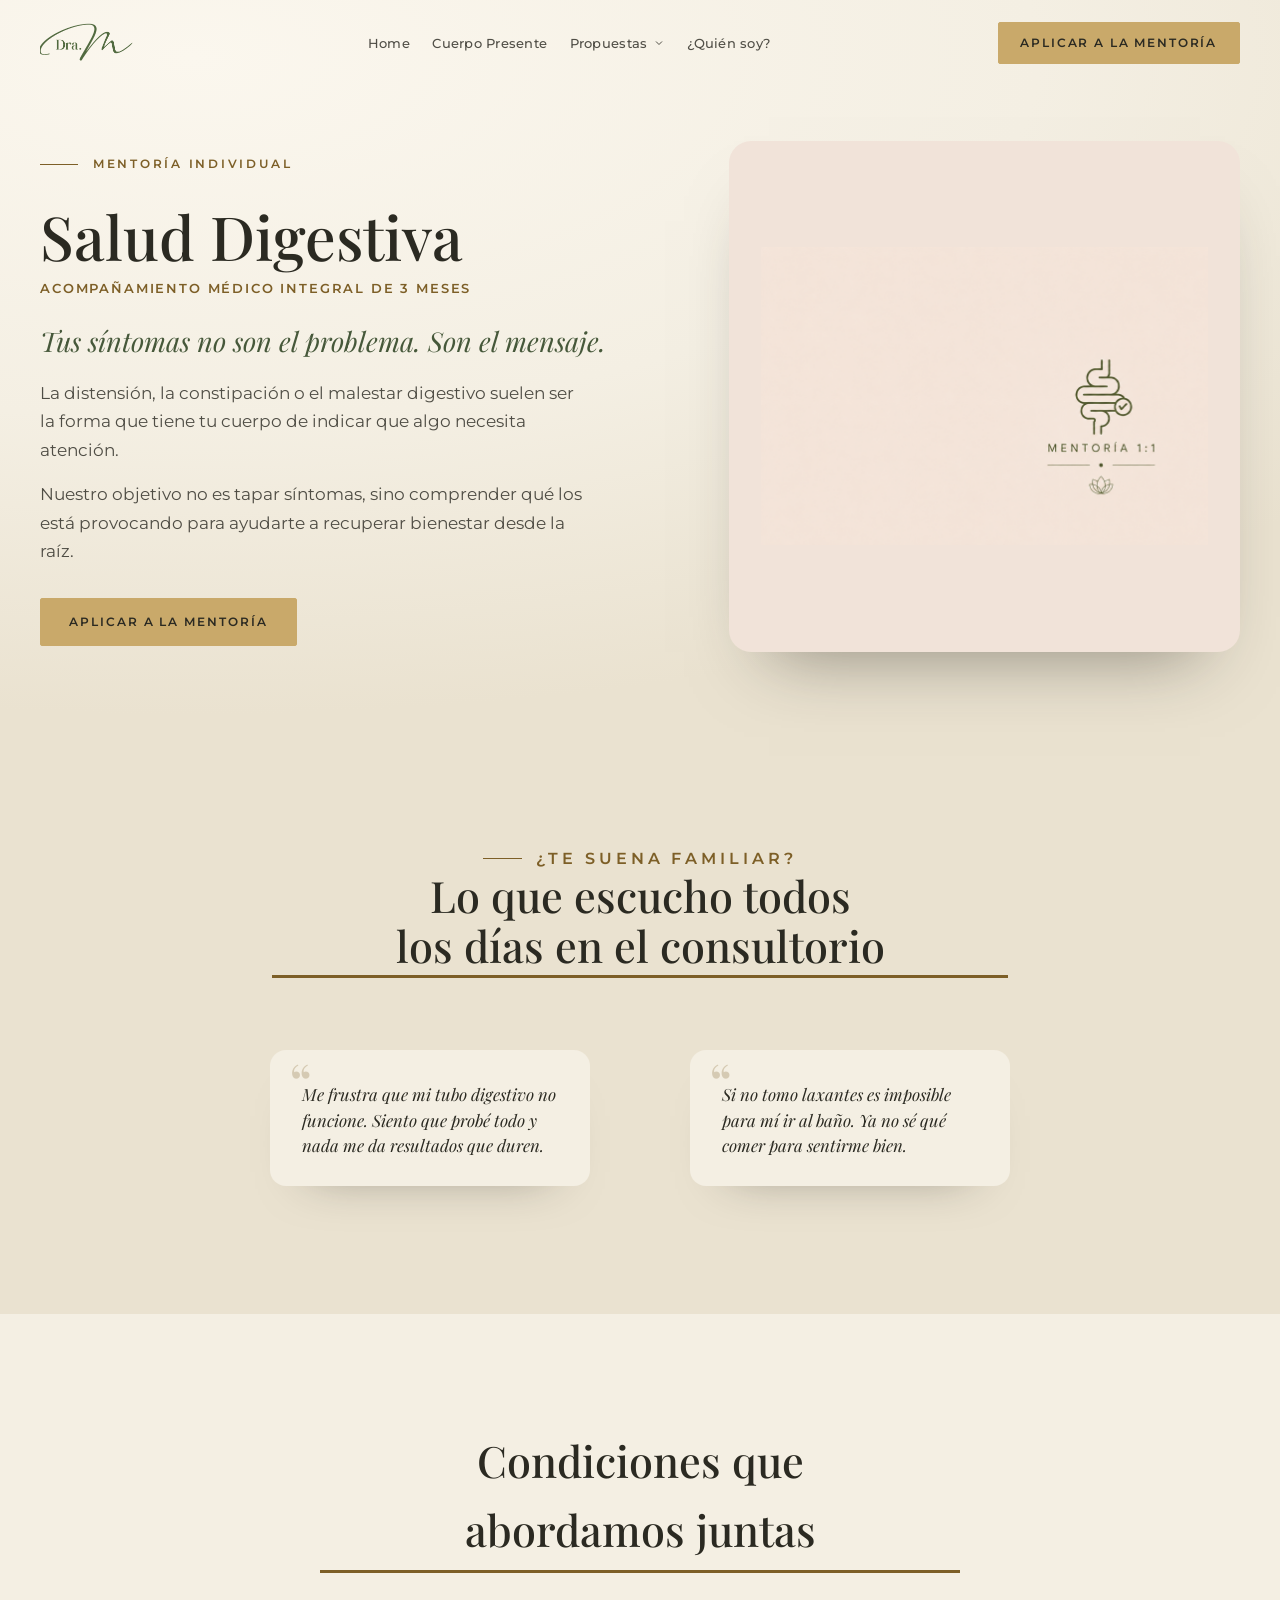
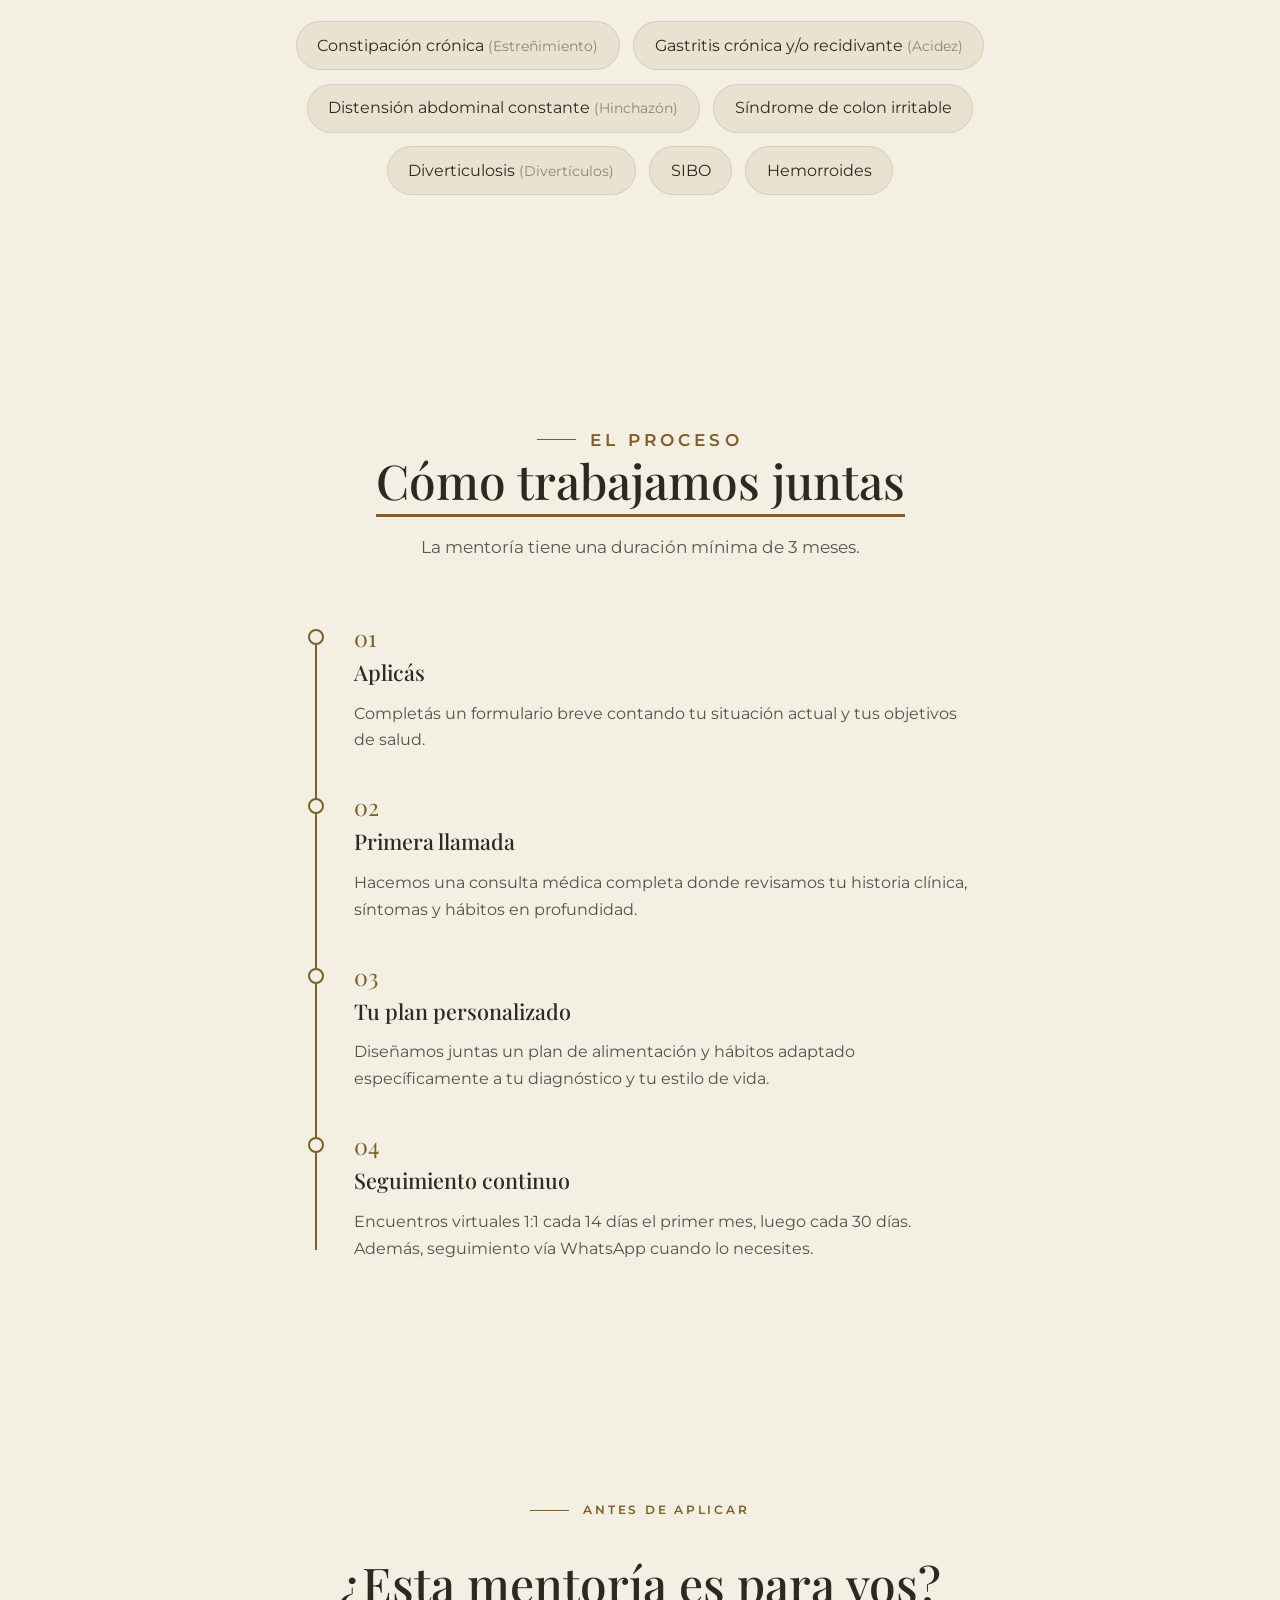
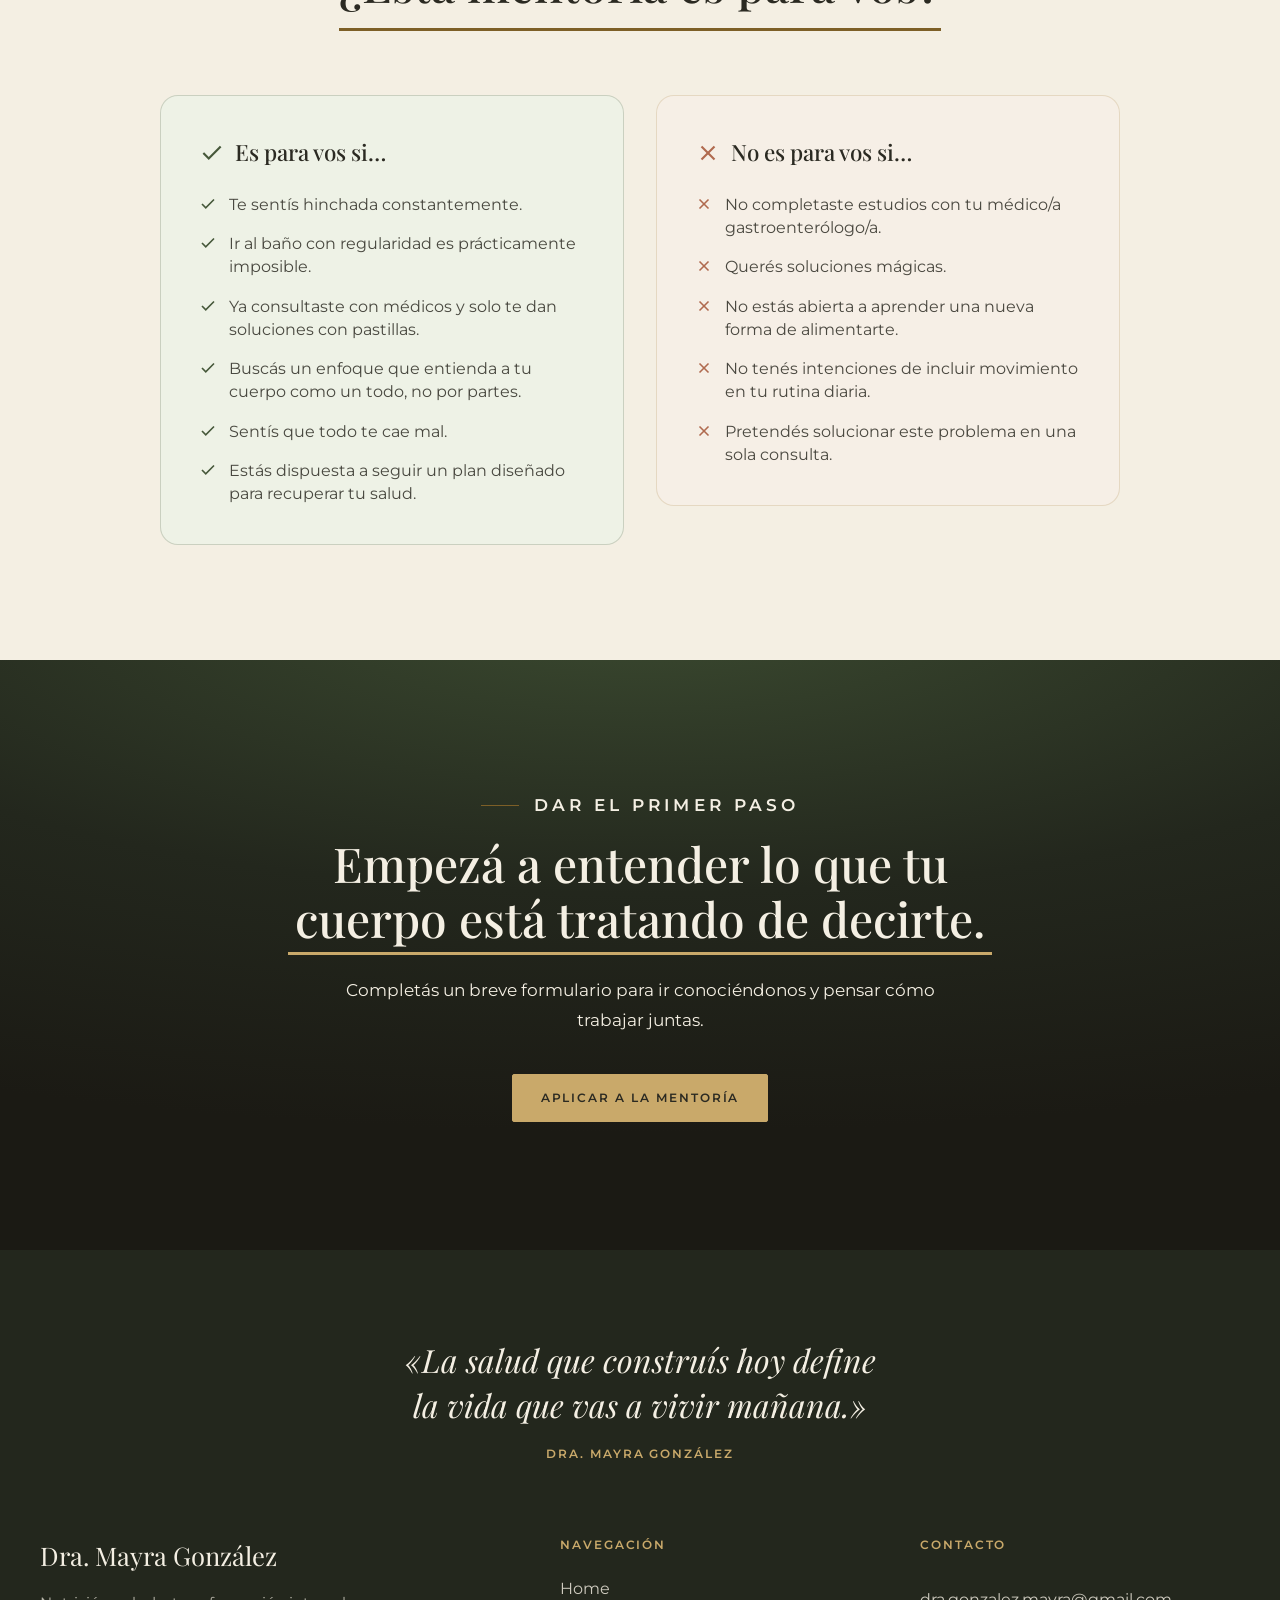
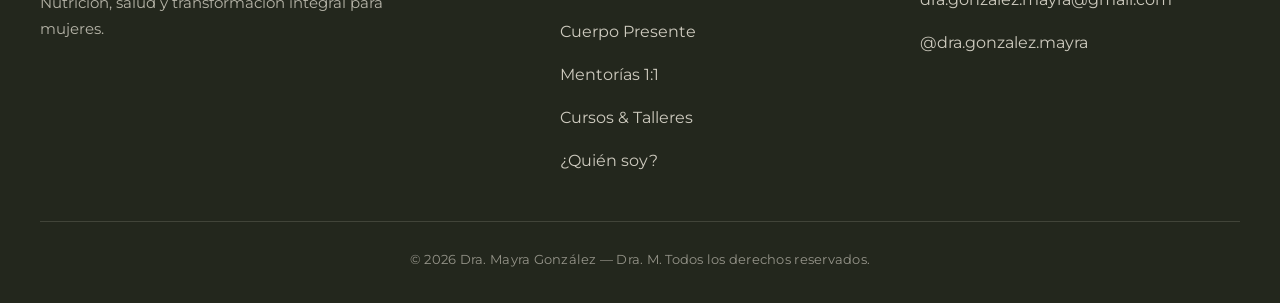
<file: salud-digestiva.html>
<!DOCTYPE html>
<html lang="es" class="no-js">
<head>
  <meta charset="UTF-8" />
  <meta name="viewport" content="width=device-width, initial-scale=1, viewport-fit=cover" />
  <title>Mentoría Salud Digestiva — Dra. Mayra González | Dra. M.</title>
  <meta name="description" content="Mentoría individual de 3 meses con la Dra. Mayra González para abordar tu salud digestiva desde la raíz: hinchazón, constipación, gastritis, SIBO y más, con un enfoque médico integral." />
  <meta name="theme-color" content="#F4EFE3" />
  <link rel="icon" href="img/favicon.ico" sizes="any" />
  <link rel="icon" href="img/icon.png" type="image/png" />
  <link rel="apple-touch-icon" href="img/apple-icon.png" />

  <script>document.documentElement.className = document.documentElement.className.replace('no-js','js');</script>

  <link rel="preconnect" href="https://fonts.googleapis.com" />
  <link rel="preconnect" href="https://fonts.gstatic.com" crossorigin />
  <link href="https://fonts.googleapis.com/css2?family=Playfair+Display:ital,wght@0,400;0,500;0,600;1,400&family=Montserrat:wght@300;400;500;600&display=swap" rel="stylesheet" />

  <link rel="stylesheet" href="styles.css?v=10" />
</head>
<body>
  <a class="skip" href="#sd-main">Saltar al contenido</a>

  <header class="site-header">
    <div class="wrap nav">
      <a class="brand" href="index.html" aria-label="Dra. Mayra González — inicio">
        <img src="img/logo.png" alt="Dra. Mayra González" width="800" height="366" />
      </a>
      <nav aria-label="Navegación principal">
        <ul class="nav-links" id="menu">
          <li><a href="index.html">Home</a></li>
          <li><a href="cuerpo-presente.html">Cuerpo Presente</a></li>
          <li class="has-menu">
            <button class="nav-disclosure" type="button" aria-expanded="false" aria-haspopup="true" aria-controls="submenu-propuestas">
              Propuestas
              <svg viewBox="0 0 24 24" fill="none" stroke="currentColor" stroke-width="2" aria-hidden="true"><polyline points="6 9 12 15 18 9"/></svg>
            </button>
            <ul class="submenu" id="submenu-propuestas">
              <li><a href="mentorias-1-1.html">Mentorías 1:1</a></li>
              <li class="sub-item"><a href="salud-digestiva.html" aria-current="page">Salud Digestiva</a></li>
              <li class="sub-item"><a href="vinculo-alimentario.html">Vínculo Alimentario</a></li>
              <li><a href="cursos-y-talleres.html">Cursos &amp; Talleres</a></li>
            </ul>
          </li>
          <li><a href="quien-soy.html">¿Quién soy?</a></li>
        </ul>
      </nav>
      <a class="btn btn-primary nav-cta" href="https://docs.google.com/forms/d/e/1FAIpQLSec55CRsHQp1P8uaNz5RmI7CxJblwkFrK22LL9wcPY0YAR6Hg/viewform" target="_blank" rel="noopener">Aplicar a la Mentoría</a>
      <button class="nav-toggle" type="button" aria-label="Abrir menú" aria-expanded="false" aria-controls="menu">
        <svg viewBox="0 0 24 24" fill="none" stroke="currentColor" stroke-width="1.6" aria-hidden="true"><line x1="3" y1="7" x2="21" y2="7"/><line x1="3" y1="12" x2="21" y2="12"/><line x1="3" y1="17" x2="21" y2="17"/></svg>
      </button>
    </div>
  </header>

  <main id="sd-main">
    <!-- Hero -->
    <section class="md-hero" aria-labelledby="sd-title">
      <div class="wrap md-hero-inner">
        <div class="md-copy reveal">
          <p class="eyebrow">Mentoría individual</p>
          <h1 id="sd-title">Salud Digestiva</h1>
          <p class="md-sub">Acompañamiento médico integral de 3 meses</p>
          <p class="md-hook">Tus síntomas no son el problema. Son el mensaje.</p>
          <p class="body">La distensión, la constipación o el malestar digestivo suelen ser la forma que tiene tu cuerpo de indicar que algo necesita atención.</p>
          <p class="body">Nuestro objetivo no es tapar síntomas, sino comprender qué los está provocando para ayudarte a recuperar bienestar desde la raíz.</p>
          <a class="btn btn-primary btn-lg" href="https://docs.google.com/forms/d/e/1FAIpQLSec55CRsHQp1P8uaNz5RmI7CxJblwkFrK22LL9wcPY0YAR6Hg/viewform" target="_blank" rel="noopener">Aplicar a la Mentoría</a>
        </div>
        <figure class="md-illus reveal d1">
          <img src="img/sadidos.png" alt="Ilustración de línea del sistema digestivo" width="1536" height="1024"  fetchpriority="high" decoding="async" />
        </figure>
      </div>
    </section>

    <!-- ¿Te suena familiar? -->
    <section class="quotes" aria-labelledby="sd-quotes-title">
      <div class="wrap">
        <div class="quotes-head reveal">
          <p class="eyebrow">¿Te suena familiar?</p>
          <h2 id="sd-quotes-title">Lo que escucho todos los días en el consultorio</h2>
        </div>
        <div class="quotes-grid">
          <blockquote class="quote-card reveal d1"><p>Me frustra que mi tubo digestivo no funcione. Siento que probé todo y nada me da resultados que duren.</p></blockquote>
          <blockquote class="quote-card reveal d2"><p>Si no tomo laxantes es imposible para mí ir al baño. Ya no sé qué comer para sentirme bien.</p></blockquote>
        </div>
      </div>
    </section>

    <!-- Condiciones -->
    <section class="conds" aria-labelledby="sd-conds-title">
      <div class="wrap">
        <h2 id="sd-conds-title" class="reveal">Condiciones que abordamos juntas</h2>
        <div class="conds-grid reveal d1">
          <span class="cond">Constipación crónica <span>(Estreñimiento)</span></span>
          <span class="cond">Gastritis crónica y/o recidivante <span>(Acidez)</span></span>
          <span class="cond">Distensión abdominal constante <span>(Hinchazón)</span></span>
          <span class="cond">Síndrome de colon irritable</span>
          <span class="cond">Diverticulosis <span>(Divertículos)</span></span>
          <span class="cond">SIBO</span>
          <span class="cond">Hemorroides</span>
        </div>
      </div>
    </section>

    <!-- Cómo trabajamos -->
    <section class="proceso four" aria-labelledby="sd-proc-title">
      <div class="wrap">
        <div class="proceso-head reveal">
          <p class="eyebrow" style="justify-content:center;color:var(--gold-deep);">El proceso</p>
          <h2 id="sd-proc-title">Cómo trabajamos juntas</h2>
          <p>La mentoría tiene una duración mínima de 3 meses.</p>
        </div>
        <div class="proceso-steps">
          <div class="step reveal d1"><span class="num">01</span><h3>Aplicás</h3><p>Completás un formulario breve contando tu situación actual y tus objetivos de salud.</p></div>
          <div class="step reveal d2"><span class="num">02</span><h3>Primera llamada</h3><p>Hacemos una consulta médica completa donde revisamos tu historia clínica, síntomas y hábitos en profundidad.</p></div>
          <div class="step reveal d3"><span class="num">03</span><h3>Tu plan personalizado</h3><p>Diseñamos juntas un plan de alimentación y hábitos adaptado específicamente a tu diagnóstico y tu estilo de vida.</p></div>
          <div class="step reveal d4"><span class="num">04</span><h3>Seguimiento continuo</h3><p>Encuentros virtuales 1:1 cada 14 días el primer mes, luego cada 30 días. Además, seguimiento vía WhatsApp cuando lo necesites.</p></div>
        </div>
      </div>
    </section>

    <!-- ¿Es para vos? -->
    <section class="fit" aria-labelledby="sd-fit-title">
      <div class="wrap">
        <div class="fit-head reveal">
          <p class="eyebrow" style="justify-content:center;color:var(--gold-deep);">Antes de aplicar</p>
          <h2 id="sd-fit-title">¿Esta mentoría es para vos?</h2>
        </div>
        <div class="fit-grid">
          <div class="fit-col yes reveal d1">
            <h3><svg viewBox="0 0 24 24" fill="none" stroke="currentColor" stroke-width="2" aria-hidden="true"><polyline points="20 6 9 17 4 12"/></svg> Es para vos si…</h3>
            <ul class="fit-list">
              <li><svg viewBox="0 0 24 24" fill="none" stroke="currentColor" stroke-width="2.2" aria-hidden="true"><polyline points="20 6 9 17 4 12"/></svg>Te sentís hinchada constantemente.</li>
              <li><svg viewBox="0 0 24 24" fill="none" stroke="currentColor" stroke-width="2.2" aria-hidden="true"><polyline points="20 6 9 17 4 12"/></svg>Ir al baño con regularidad es prácticamente imposible.</li>
              <li><svg viewBox="0 0 24 24" fill="none" stroke="currentColor" stroke-width="2.2" aria-hidden="true"><polyline points="20 6 9 17 4 12"/></svg>Ya consultaste con médicos y solo te dan soluciones con pastillas.</li>
              <li><svg viewBox="0 0 24 24" fill="none" stroke="currentColor" stroke-width="2.2" aria-hidden="true"><polyline points="20 6 9 17 4 12"/></svg>Buscás un enfoque que entienda a tu cuerpo como un todo, no por partes.</li>
              <li><svg viewBox="0 0 24 24" fill="none" stroke="currentColor" stroke-width="2.2" aria-hidden="true"><polyline points="20 6 9 17 4 12"/></svg>Sentís que todo te cae mal.</li>
              <li><svg viewBox="0 0 24 24" fill="none" stroke="currentColor" stroke-width="2.2" aria-hidden="true"><polyline points="20 6 9 17 4 12"/></svg>Estás dispuesta a seguir un plan diseñado para recuperar tu salud.</li>
            </ul>
          </div>
          <div class="fit-col no reveal d2">
            <h3><svg viewBox="0 0 24 24" fill="none" stroke="currentColor" stroke-width="2" aria-hidden="true"><line x1="18" y1="6" x2="6" y2="18"/><line x1="6" y1="6" x2="18" y2="18"/></svg> No es para vos si…</h3>
            <ul class="fit-list">
              <li><svg viewBox="0 0 24 24" fill="none" stroke="currentColor" stroke-width="2.2" aria-hidden="true"><line x1="18" y1="6" x2="6" y2="18"/><line x1="6" y1="6" x2="18" y2="18"/></svg>No completaste estudios con tu médico/a gastroenterólogo/a.</li>
              <li><svg viewBox="0 0 24 24" fill="none" stroke="currentColor" stroke-width="2.2" aria-hidden="true"><line x1="18" y1="6" x2="6" y2="18"/><line x1="6" y1="6" x2="18" y2="18"/></svg>Querés soluciones mágicas.</li>
              <li><svg viewBox="0 0 24 24" fill="none" stroke="currentColor" stroke-width="2.2" aria-hidden="true"><line x1="18" y1="6" x2="6" y2="18"/><line x1="6" y1="6" x2="18" y2="18"/></svg>No estás abierta a aprender una nueva forma de alimentarte.</li>
              <li><svg viewBox="0 0 24 24" fill="none" stroke="currentColor" stroke-width="2.2" aria-hidden="true"><line x1="18" y1="6" x2="6" y2="18"/><line x1="6" y1="6" x2="18" y2="18"/></svg>No tenés intenciones de incluir movimiento en tu rutina diaria.</li>
              <li><svg viewBox="0 0 24 24" fill="none" stroke="currentColor" stroke-width="2.2" aria-hidden="true"><line x1="18" y1="6" x2="6" y2="18"/><line x1="6" y1="6" x2="18" y2="18"/></svg>Pretendés solucionar este problema en una sola consulta.</li>
            </ul>
          </div>
        </div>
      </div>
    </section>

    <!-- CTA final -->
    <section class="cp-close" id="aplicar" aria-labelledby="sd-close-title">
      <div class="wrap cp-close-inner reveal">
        <p class="eyebrow" style="justify-content:center;color:var(--gold);">Dar el primer paso</p>
        <h2 id="sd-close-title">Empezá a entender lo que tu cuerpo está tratando de decirte.</h2>
        <p>Completás un breve formulario para ir conociéndonos y pensar cómo trabajar juntas.</p>
        <div class="cta-wrap">
          <a class="btn btn-primary btn-lg" href="https://docs.google.com/forms/d/e/1FAIpQLSec55CRsHQp1P8uaNz5RmI7CxJblwkFrK22LL9wcPY0YAR6Hg/viewform" target="_blank" rel="noopener">Aplicar a la Mentoría</a>
        </div>
      </div>
    </section>
  </main>

  <footer class="site-footer">
    <div class="wrap">
      <div class="footer-quote-wrap reveal">
        <p class="footer-quote">«La salud que construís hoy define la vida que vas a vivir mañana.»</p>
        <p class="footer-quote-by">Dra. Mayra González</p>
      </div>
      <div class="footer-grid">
        <div class="footer-brand">
          <span class="footer-logo">Dra. Mayra González</span>
          <p>Nutrición, salud y transformación integral para mujeres.</p>
        </div>
        <nav class="footer-nav" aria-label="Navegación del pie de página">
          <h3>Navegación</h3>
          <ul>
            <li><a href="index.html">Home</a></li>
            <li><a href="cuerpo-presente.html">Cuerpo Presente</a></li>
            <li><a href="mentorias-1-1.html">Mentorías 1:1</a></li>
            <li><a href="cursos-y-talleres.html">Cursos &amp; Talleres</a></li>
            <li><a href="quien-soy.html">¿Quién soy?</a></li>
          </ul>
        </nav>
        <div class="footer-contact">
          <h3>Contacto</h3>
          <a href="mailto:dra.gonzalez.mayra@gmail.com">dra.gonzalez.mayra@gmail.com</a>
          <a href="https://www.instagram.com/dra.gonzalez.mayra/" target="_blank" rel="noopener">@dra.gonzalez.mayra</a>
        </div>
      </div>
      <div class="footer-bottom">
        <p>© 2026 Dra. Mayra González — Dra. M. Todos los derechos reservados.</p>
      </div>
    </div>
  </footer>

  <script src="app.js?v=10" defer></script>
</body>
</html>
</file>
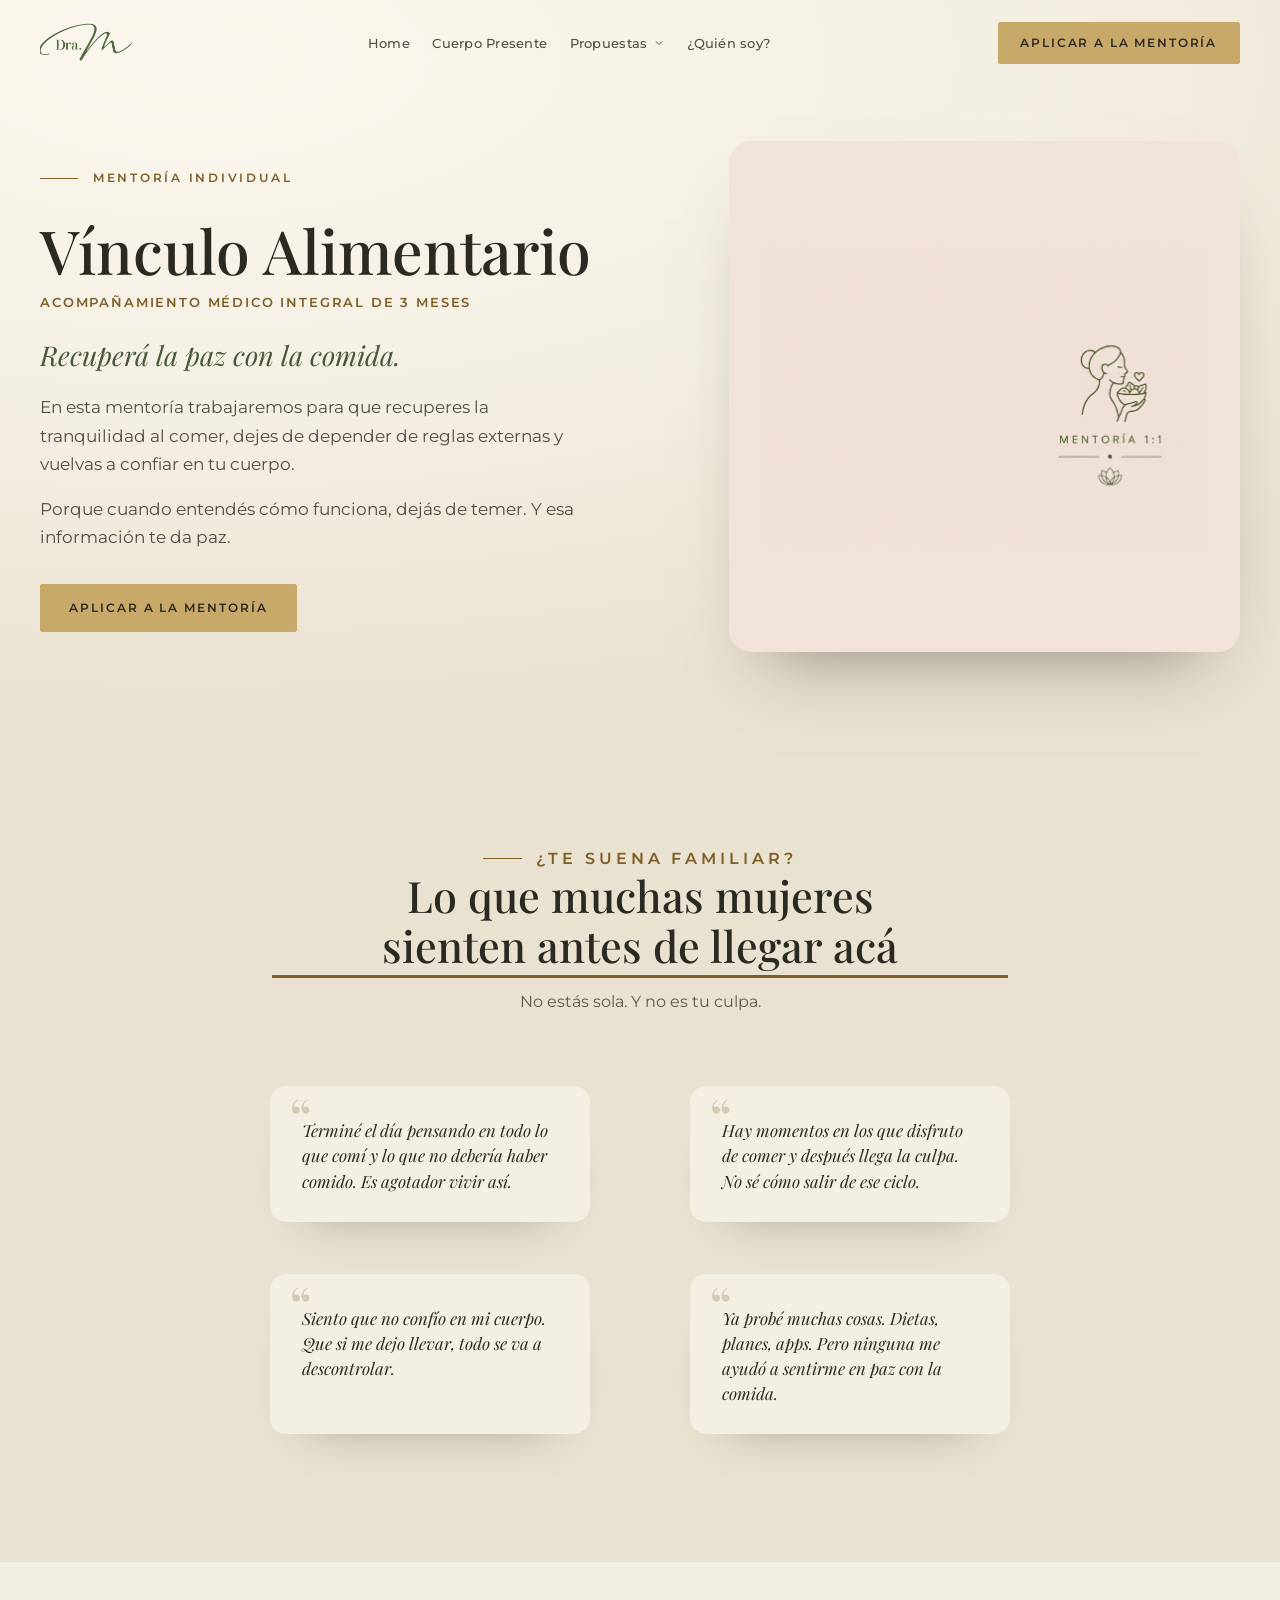
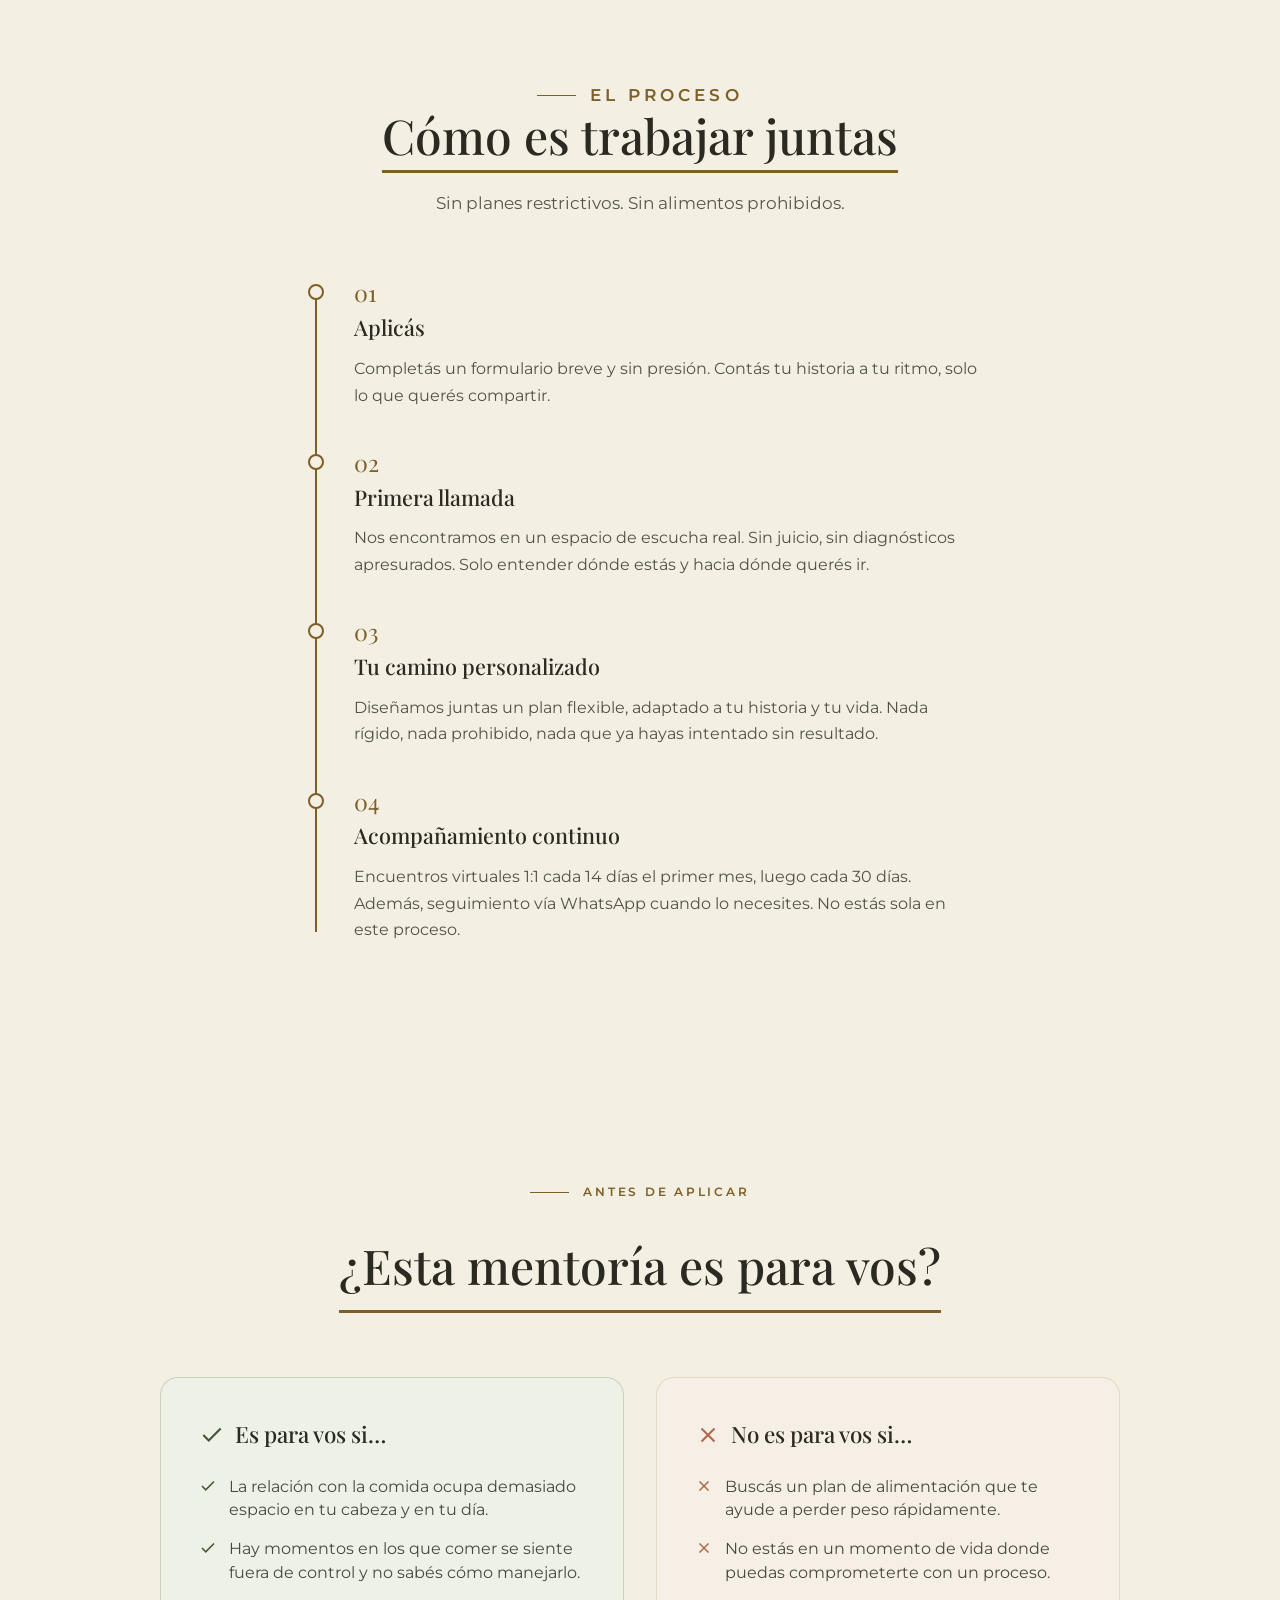
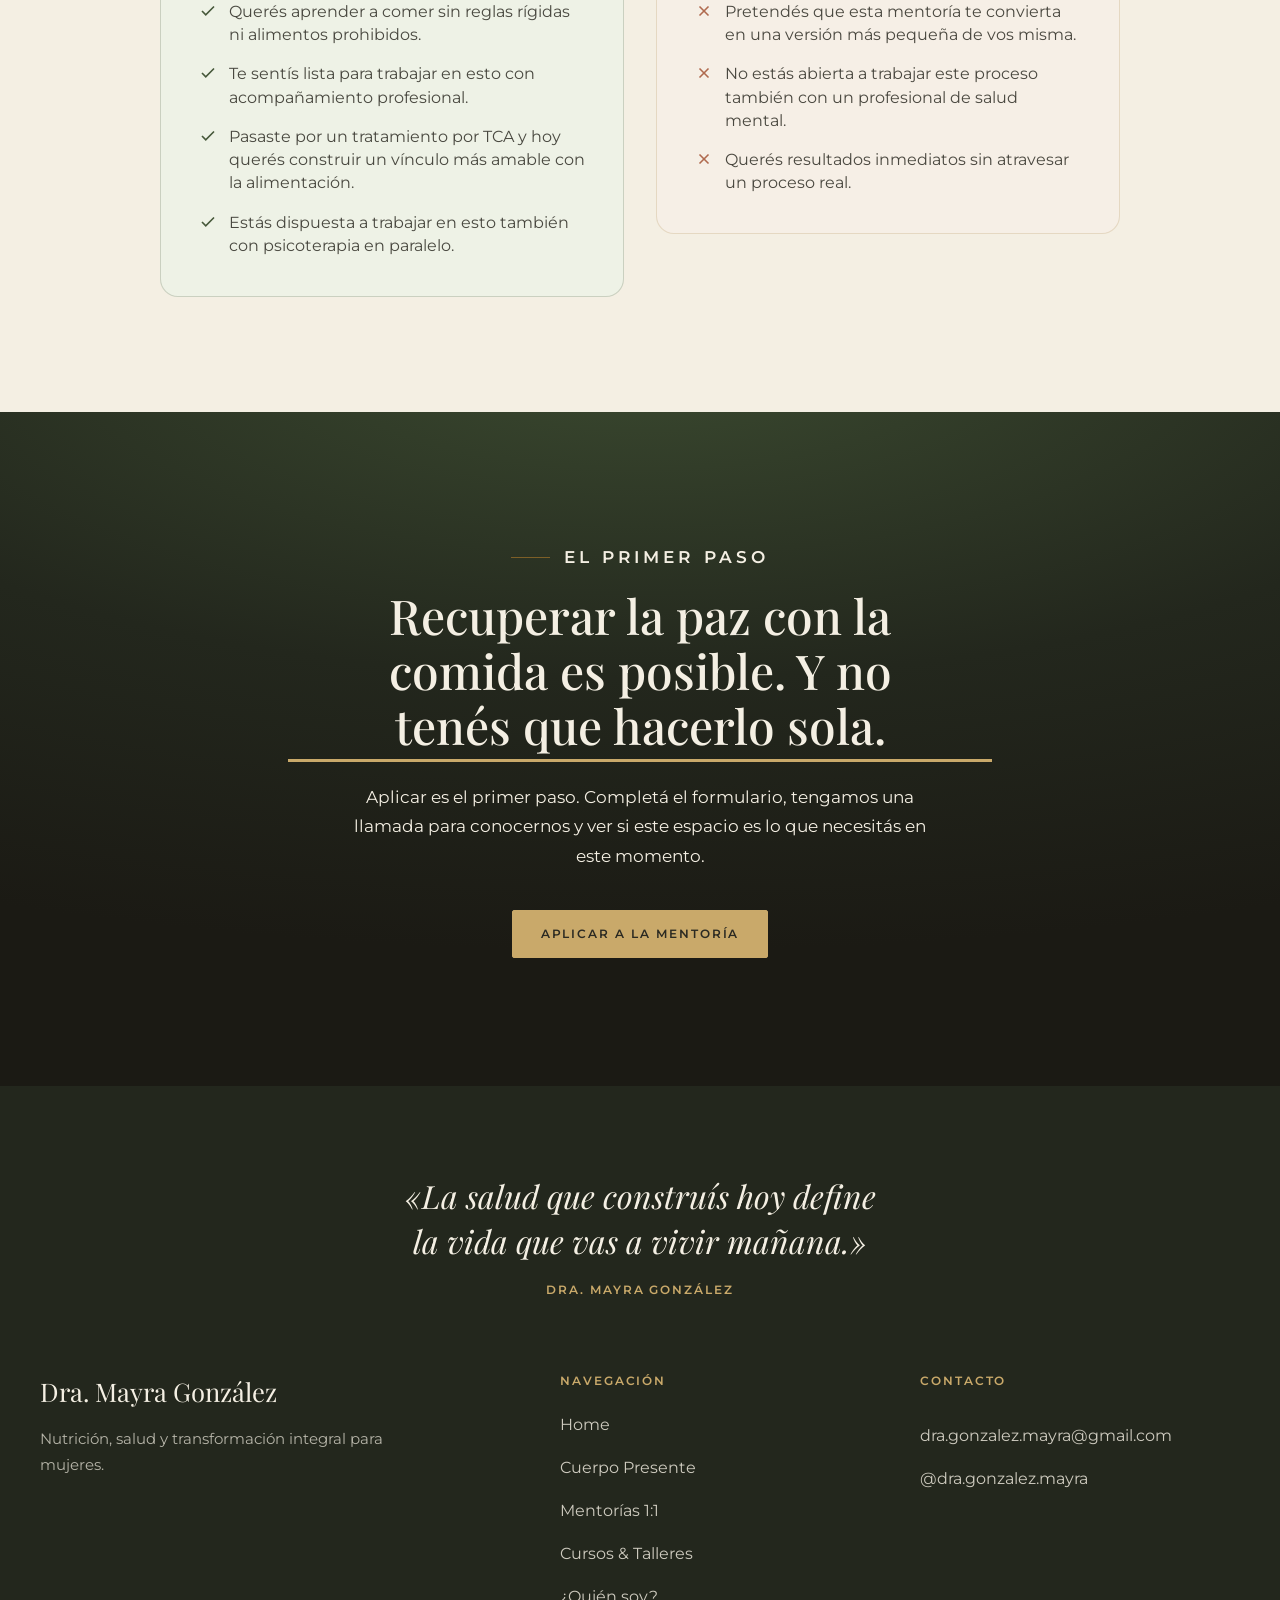
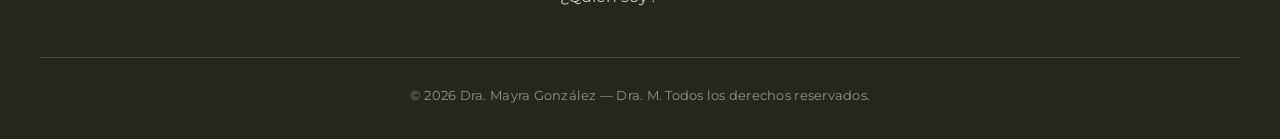
<file: vinculo-alimentario.html>
<!DOCTYPE html>
<html lang="es" class="no-js">
<head>
  <meta charset="UTF-8" />
  <meta name="viewport" content="width=device-width, initial-scale=1, viewport-fit=cover" />
  <title>Mentoría Vínculo Alimentario — Dra. Mayra González | Dra. M.</title>
  <meta name="description" content="Mentoría individual de 3 meses con la Dra. Mayra González para transformar tu relación con la comida: sin dietas ni alimentos prohibidos, recuperando la paz y la confianza en tu cuerpo." />
  <meta name="theme-color" content="#F4EFE3" />
  <link rel="icon" href="img/favicon.ico" sizes="any" />
  <link rel="icon" href="img/icon.png" type="image/png" />
  <link rel="apple-touch-icon" href="img/apple-icon.png" />

  <script>document.documentElement.className = document.documentElement.className.replace('no-js','js');</script>

  <link rel="preconnect" href="https://fonts.googleapis.com" />
  <link rel="preconnect" href="https://fonts.gstatic.com" crossorigin />
  <link href="https://fonts.googleapis.com/css2?family=Playfair+Display:ital,wght@0,400;0,500;0,600;1,400&family=Montserrat:wght@300;400;500;600&display=swap" rel="stylesheet" />

  <link rel="stylesheet" href="styles.css?v=10" />
</head>
<body>
  <a class="skip" href="#va-main">Saltar al contenido</a>

  <header class="site-header">
    <div class="wrap nav">
      <a class="brand" href="index.html" aria-label="Dra. Mayra González — inicio">
        <img src="img/logo.png" alt="Dra. Mayra González" width="800" height="366" />
      </a>
      <nav aria-label="Navegación principal">
        <ul class="nav-links" id="menu">
          <li><a href="index.html">Home</a></li>
          <li><a href="cuerpo-presente.html">Cuerpo Presente</a></li>
          <li class="has-menu">
            <button class="nav-disclosure" type="button" aria-expanded="false" aria-haspopup="true" aria-controls="submenu-propuestas">
              Propuestas
              <svg viewBox="0 0 24 24" fill="none" stroke="currentColor" stroke-width="2" aria-hidden="true"><polyline points="6 9 12 15 18 9"/></svg>
            </button>
            <ul class="submenu" id="submenu-propuestas">
              <li><a href="mentorias-1-1.html">Mentorías 1:1</a></li>
              <li class="sub-item"><a href="salud-digestiva.html">Salud Digestiva</a></li>
              <li class="sub-item"><a href="vinculo-alimentario.html" aria-current="page">Vínculo Alimentario</a></li>
              <li><a href="cursos-y-talleres.html">Cursos &amp; Talleres</a></li>
            </ul>
          </li>
          <li><a href="quien-soy.html">¿Quién soy?</a></li>
        </ul>
      </nav>
      <a class="btn btn-primary nav-cta" href="https://docs.google.com/forms/d/e/1FAIpQLSchRZ9oae2GoLiv2ryAl27mKX0UE59AmCdB_7l3tmu2Y519TA/viewform" target="_blank" rel="noopener">Aplicar a la Mentoría</a>
      <button class="nav-toggle" type="button" aria-label="Abrir menú" aria-expanded="false" aria-controls="menu">
        <svg viewBox="0 0 24 24" fill="none" stroke="currentColor" stroke-width="1.6" aria-hidden="true"><line x1="3" y1="7" x2="21" y2="7"/><line x1="3" y1="12" x2="21" y2="12"/><line x1="3" y1="17" x2="21" y2="17"/></svg>
      </button>
    </div>
  </header>

  <main id="va-main">
    <!-- Hero -->
    <section class="md-hero" aria-labelledby="va-title">
      <div class="wrap md-hero-inner">
        <div class="md-copy reveal">
          <p class="eyebrow">Mentoría individual</p>
          <h1 id="va-title">Vínculo Alimentario</h1>
          <p class="md-sub">Acompañamiento médico integral de 3 meses</p>
          <p class="md-hook">Recuperá la paz con la comida.</p>
          <p class="body">En esta mentoría trabajaremos para que recuperes la tranquilidad al comer, dejes de depender de reglas externas y vuelvas a confiar en tu cuerpo.</p>
          <p class="body">Porque cuando entendés cómo funciona, dejás de temer. Y esa información te da paz.</p>
          <a class="btn btn-primary btn-lg" href="https://docs.google.com/forms/d/e/1FAIpQLSchRZ9oae2GoLiv2ryAl27mKX0UE59AmCdB_7l3tmu2Y519TA/viewform" target="_blank" rel="noopener">Aplicar a la Mentoría</a>
        </div>
        <figure class="md-illus reveal d1">
          <img src="img/herovincal.png" alt="Ilustración de línea de una mujer con un bowl de comida" width="1536" height="1024"  fetchpriority="high" decoding="async" />
        </figure>
      </div>
    </section>

    <!-- ¿Te suena familiar? -->
    <section class="quotes" aria-labelledby="va-quotes-title">
      <div class="wrap">
        <div class="quotes-head reveal">
          <p class="eyebrow">¿Te suena familiar?</p>
          <h2 id="va-quotes-title">Lo que muchas mujeres sienten antes de llegar acá</h2>
          <p>No estás sola. Y no es tu culpa.</p>
        </div>
        <div class="quotes-grid">
          <blockquote class="quote-card reveal d1"><p>Terminé el día pensando en todo lo que comí y lo que no debería haber comido. Es agotador vivir así.</p></blockquote>
          <blockquote class="quote-card reveal d2"><p>Hay momentos en los que disfruto de comer y después llega la culpa. No sé cómo salir de ese ciclo.</p></blockquote>
          <blockquote class="quote-card reveal d3"><p>Siento que no confío en mi cuerpo. Que si me dejo llevar, todo se va a descontrolar.</p></blockquote>
          <blockquote class="quote-card reveal d4"><p>Ya probé muchas cosas. Dietas, planes, apps. Pero ninguna me ayudó a sentirme en paz con la comida.</p></blockquote>
        </div>
      </div>
    </section>

    <!-- Cómo trabajamos -->
    <section class="proceso four" aria-labelledby="va-proc-title">
      <div class="wrap">
        <div class="proceso-head reveal">
          <p class="eyebrow" style="justify-content:center;color:var(--gold-deep);">El proceso</p>
          <h2 id="va-proc-title">Cómo es trabajar juntas</h2>
          <p>Sin planes restrictivos. Sin alimentos prohibidos.</p>
        </div>
        <div class="proceso-steps">
          <div class="step reveal d1"><span class="num">01</span><h3>Aplicás</h3><p>Completás un formulario breve y sin presión. Contás tu historia a tu ritmo, solo lo que querés compartir.</p></div>
          <div class="step reveal d2"><span class="num">02</span><h3>Primera llamada</h3><p>Nos encontramos en un espacio de escucha real. Sin juicio, sin diagnósticos apresurados. Solo entender dónde estás y hacia dónde querés ir.</p></div>
          <div class="step reveal d3"><span class="num">03</span><h3>Tu camino personalizado</h3><p>Diseñamos juntas un plan flexible, adaptado a tu historia y tu vida. Nada rígido, nada prohibido, nada que ya hayas intentado sin resultado.</p></div>
          <div class="step reveal d4"><span class="num">04</span><h3>Acompañamiento continuo</h3><p>Encuentros virtuales 1:1 cada 14 días el primer mes, luego cada 30 días. Además, seguimiento vía WhatsApp cuando lo necesites. No estás sola en este proceso.</p></div>
        </div>
      </div>
    </section>

    <!-- ¿Es para vos? -->
    <section class="fit" aria-labelledby="va-fit-title">
      <div class="wrap">
        <div class="fit-head reveal">
          <p class="eyebrow" style="justify-content:center;color:var(--gold-deep);">Antes de aplicar</p>
          <h2 id="va-fit-title">¿Esta mentoría es para vos?</h2>
        </div>
        <div class="fit-grid">
          <div class="fit-col yes reveal d1">
            <h3><svg viewBox="0 0 24 24" fill="none" stroke="currentColor" stroke-width="2" aria-hidden="true"><polyline points="20 6 9 17 4 12"/></svg> Es para vos si…</h3>
            <ul class="fit-list">
              <li><svg viewBox="0 0 24 24" fill="none" stroke="currentColor" stroke-width="2.2" aria-hidden="true"><polyline points="20 6 9 17 4 12"/></svg>La relación con la comida ocupa demasiado espacio en tu cabeza y en tu día.</li>
              <li><svg viewBox="0 0 24 24" fill="none" stroke="currentColor" stroke-width="2.2" aria-hidden="true"><polyline points="20 6 9 17 4 12"/></svg>Hay momentos en los que comer se siente fuera de control y no sabés cómo manejarlo.</li>
              <li><svg viewBox="0 0 24 24" fill="none" stroke="currentColor" stroke-width="2.2" aria-hidden="true"><polyline points="20 6 9 17 4 12"/></svg>Querés aprender a comer sin reglas rígidas ni alimentos prohibidos.</li>
              <li><svg viewBox="0 0 24 24" fill="none" stroke="currentColor" stroke-width="2.2" aria-hidden="true"><polyline points="20 6 9 17 4 12"/></svg>Te sentís lista para trabajar en esto con acompañamiento profesional.</li>
              <li><svg viewBox="0 0 24 24" fill="none" stroke="currentColor" stroke-width="2.2" aria-hidden="true"><polyline points="20 6 9 17 4 12"/></svg>Pasaste por un tratamiento por TCA y hoy querés construir un vínculo más amable con la alimentación.</li>
              <li><svg viewBox="0 0 24 24" fill="none" stroke="currentColor" stroke-width="2.2" aria-hidden="true"><polyline points="20 6 9 17 4 12"/></svg>Estás dispuesta a trabajar en esto también con psicoterapia en paralelo.</li>
            </ul>
          </div>
          <div class="fit-col no reveal d2">
            <h3><svg viewBox="0 0 24 24" fill="none" stroke="currentColor" stroke-width="2" aria-hidden="true"><line x1="18" y1="6" x2="6" y2="18"/><line x1="6" y1="6" x2="18" y2="18"/></svg> No es para vos si…</h3>
            <ul class="fit-list">
              <li><svg viewBox="0 0 24 24" fill="none" stroke="currentColor" stroke-width="2.2" aria-hidden="true"><line x1="18" y1="6" x2="6" y2="18"/><line x1="6" y1="6" x2="18" y2="18"/></svg>Buscás un plan de alimentación que te ayude a perder peso rápidamente.</li>
              <li><svg viewBox="0 0 24 24" fill="none" stroke="currentColor" stroke-width="2.2" aria-hidden="true"><line x1="18" y1="6" x2="6" y2="18"/><line x1="6" y1="6" x2="18" y2="18"/></svg>No estás en un momento de vida donde puedas comprometerte con un proceso.</li>
              <li><svg viewBox="0 0 24 24" fill="none" stroke="currentColor" stroke-width="2.2" aria-hidden="true"><line x1="18" y1="6" x2="6" y2="18"/><line x1="6" y1="6" x2="18" y2="18"/></svg>Pretendés que esta mentoría te convierta en una versión más pequeña de vos misma.</li>
              <li><svg viewBox="0 0 24 24" fill="none" stroke="currentColor" stroke-width="2.2" aria-hidden="true"><line x1="18" y1="6" x2="6" y2="18"/><line x1="6" y1="6" x2="18" y2="18"/></svg>No estás abierta a trabajar este proceso también con un profesional de salud mental.</li>
              <li><svg viewBox="0 0 24 24" fill="none" stroke="currentColor" stroke-width="2.2" aria-hidden="true"><line x1="18" y1="6" x2="6" y2="18"/><line x1="6" y1="6" x2="18" y2="18"/></svg>Querés resultados inmediatos sin atravesar un proceso real.</li>
            </ul>
          </div>
        </div>
      </div>
    </section>

    <!-- CTA final -->
    <section class="cp-close" id="aplicar" aria-labelledby="va-close-title">
      <div class="wrap cp-close-inner reveal">
        <p class="eyebrow" style="justify-content:center;color:var(--gold);">El primer paso</p>
        <h2 id="va-close-title">Recuperar la paz con la comida es posible. Y no tenés que hacerlo sola.</h2>
        <p>Aplicar es el primer paso. Completá el formulario, tengamos una llamada para conocernos y ver si este espacio es lo que necesitás en este momento.</p>
        <div class="cta-wrap">
          <a class="btn btn-primary btn-lg" href="https://docs.google.com/forms/d/e/1FAIpQLSchRZ9oae2GoLiv2ryAl27mKX0UE59AmCdB_7l3tmu2Y519TA/viewform" target="_blank" rel="noopener">Aplicar a la Mentoría</a>
        </div>
      </div>
    </section>
  </main>

  <footer class="site-footer">
    <div class="wrap">
      <div class="footer-quote-wrap reveal">
        <p class="footer-quote">«La salud que construís hoy define la vida que vas a vivir mañana.»</p>
        <p class="footer-quote-by">Dra. Mayra González</p>
      </div>
      <div class="footer-grid">
        <div class="footer-brand">
          <span class="footer-logo">Dra. Mayra González</span>
          <p>Nutrición, salud y transformación integral para mujeres.</p>
        </div>
        <nav class="footer-nav" aria-label="Navegación del pie de página">
          <h3>Navegación</h3>
          <ul>
            <li><a href="index.html">Home</a></li>
            <li><a href="cuerpo-presente.html">Cuerpo Presente</a></li>
            <li><a href="mentorias-1-1.html">Mentorías 1:1</a></li>
            <li><a href="cursos-y-talleres.html">Cursos &amp; Talleres</a></li>
            <li><a href="quien-soy.html">¿Quién soy?</a></li>
          </ul>
        </nav>
        <div class="footer-contact">
          <h3>Contacto</h3>
          <a href="mailto:dra.gonzalez.mayra@gmail.com">dra.gonzalez.mayra@gmail.com</a>
          <a href="https://www.instagram.com/dra.gonzalez.mayra/" target="_blank" rel="noopener">@dra.gonzalez.mayra</a>
        </div>
      </div>
      <div class="footer-bottom">
        <p>© 2026 Dra. Mayra González — Dra. M. Todos los derechos reservados.</p>
      </div>
    </div>
  </footer>

  <script src="app.js?v=10" defer></script>
</body>
</html>
</file>
<file: styles.css>
:root{
      --cream:#F4EFE3;
      --paper:#EAE2D0;
      --olive:#46583A;
      --sage:#9CB389;
      --ink:#2B2A22;
      --gold:#C9A96A;          /* dorado claro: solo sobre fondo oscuro */
      --gold-deep:#7d5f27;     /* dorado oscuro con contraste AA para texto sobre crema/arena */
      --hero-shade:rgba(31,29,22,.62);
      --hero-shade-strong:rgba(31,29,22,.82);
      --serif:"Playfair Display", Georgia, "Times New Roman", serif;
      --sans:"Montserrat", ui-sans-serif, system-ui, -apple-system, "Segoe UI", sans-serif;
    }

    *,*::before,*::after{box-sizing:border-box;}
    html{-webkit-text-size-adjust:100%;}
    body{
      margin:0;
      font-family:var(--sans);
      color:var(--ink);
      background:var(--cream);
      font-weight:400;
      line-height:1.6;
      -webkit-font-smoothing:antialiased;
    }
    img{max-width:100%;display:block;}
    a{color:inherit;}

    /* Accesible: saltar al contenido */
    .skip{
      position:absolute;left:-999px;top:0;z-index:200;
      background:var(--ink);color:var(--cream);
      padding:.75rem 1.25rem;border-radius:0 0 4px 0;text-decoration:none;
    }
    .skip:focus{left:0;}

    :focus-visible{
      outline:2px solid var(--gold);
      outline-offset:3px;
      border-radius:2px;
    }

    .wrap{width:min(1200px,100% - 3rem);margin-inline:auto;}

    /* ---------- Header ---------- */
    .site-header{
      position:absolute;inset:0 0 auto 0;z-index:50;
      padding-top:env(safe-area-inset-top);
    }
    .nav{
      display:flex;align-items:center;justify-content:space-between;gap:1.25rem;
      padding-block:1.25rem;flex-wrap:nowrap;
    }
    .brand{display:inline-flex;align-items:center;}
    .brand img{height:46px;width:auto;}
    .brand:focus-visible{outline-offset:6px;}

    .nav-links{
      display:flex;align-items:center;gap:1.4rem;list-style:none;margin:0;padding:0;
      flex-wrap:nowrap;
    }
    .nav-links a{
      text-decoration:none;color:rgba(43,42,34,.82);white-space:nowrap;
      font-size:.82rem;font-weight:500;letter-spacing:.02em;
      transition:color .25s ease;
    }
    .nav-links a:hover{color:var(--gold-deep);}

    /* Desplegable "Propuestas" */
    .has-menu{position:relative;}
    .nav-disclosure{
      display:inline-flex;align-items:center;gap:.35rem;
      background:none;border:0;cursor:pointer;padding:0;font-family:inherit;
      color:rgba(43,42,34,.82);font-size:.82rem;font-weight:500;letter-spacing:.02em;
      transition:color .25s ease;
    }
    .nav-disclosure:hover{color:var(--gold-deep);}
    .nav-disclosure svg{width:12px;height:12px;transition:transform .25s ease;}
    .has-menu:hover .nav-disclosure svg,
    .nav-disclosure[aria-expanded="true"] svg{transform:rotate(180deg);}

    .submenu{
      position:absolute;top:100%;left:50%;
      transform:translateX(-50%) translateY(8px);
      min-width:196px;list-style:none;margin:0;padding:.4rem;
      background:#FBF7EE;border:1px solid rgba(43,42,34,.1);border-radius:10px;
      box-shadow:0 20px 40px -22px rgba(43,42,34,.45);
      opacity:0;visibility:hidden;pointer-events:none;
      transition:opacity .2s ease,transform .2s ease;
      z-index:60;
    }
    .has-menu:hover .submenu,
    .has-menu:focus-within .submenu,
    .submenu.open{
      opacity:1;visibility:visible;pointer-events:auto;
      transform:translateX(-50%) translateY(4px);
    }
    /* puente invisible para no perder el hover en el hueco */
    .has-menu::after{content:"";position:absolute;top:100%;left:0;right:0;height:12px;}
    .submenu a{
      display:block;padding:.55rem .7rem;border-radius:6px;text-decoration:none;
      color:rgba(43,42,34,.85);font-size:.82rem;white-space:nowrap;
      transition:background-color .2s ease,color .2s ease;
    }
    .submenu a:hover{background:var(--paper);color:var(--olive);}

    .btn{
      display:inline-flex;align-items:center;justify-content:center;gap:.55em;
      font-family:var(--sans);font-weight:600;
      font-size:.72rem;letter-spacing:.16em;text-transform:uppercase;
      padding:.95em 1.9em;border-radius:2px;text-decoration:none;cursor:pointer;
      transition:background-color .28s ease,color .28s ease,border-color .28s ease,transform .28s ease;
      touch-action:manipulation;
    }
    .btn-primary{
      background:var(--gold);color:var(--ink);border:1px solid var(--gold);
    }
    .btn-primary:hover{background:#d9bd83;border-color:#d9bd83;}
    .btn-ghost{
      background:transparent;color:var(--ink);border:1px solid rgba(43,42,34,.4);
    }
    .btn-ghost:hover{border-color:var(--olive);color:var(--olive);}

    .nav-cta{white-space:nowrap;}

    /* Botón hamburguesa (solo móvil) */
    .nav-toggle{
      display:none;background:none;border:0;cursor:pointer;padding:.4rem;
      color:var(--ink);
    }
    .nav-toggle svg{display:block;width:26px;height:26px;}

    /* ---------- Hero ---------- */
    .hero{
      position:relative;
      min-height:100svh;
      display:flex;align-items:center;
      color:var(--ink);
      overflow:hidden;
      padding-block:8rem 4rem;
    }
    .hero::before{
      content:"";position:absolute;inset:0;
      background:
        radial-gradient(120% 90% at 15% 20%, #FBF7EE 0%, var(--cream) 55%, var(--paper) 100%);
      z-index:0;
    }
    .hero-inner{
      position:relative;z-index:1;
      display:grid;grid-template-columns:1.05fr .82fr;
      gap:clamp(2rem,5vw,5rem);align-items:center;
    }
    .hero-copy{max-width:40rem;}

    .hero-portrait{
      position:relative;margin:0;justify-self:end;align-self:center;
      width:100%;max-width:400px;aspect-ratio:4/5;
    }
    .hero-portrait img{
      position:relative;z-index:1;width:100%;height:100%;
      object-fit:cover;object-position:center 20%;
      border-radius:10px;
      box-shadow:0 34px 60px -34px rgba(43,42,34,.5);
    }
    .hero-portrait::before{
      content:"";position:absolute;inset:0;z-index:0;
      transform:translate(16px,16px);
      border:1px solid var(--gold-deep);opacity:.5;
      border-radius:10px;
    }

    .eyebrow{
      display:inline-flex;align-items:center;gap:.9rem;
      font-size:.72rem;letter-spacing:.24em;text-transform:uppercase;
      color:var(--gold-deep);font-weight:600;margin:0 0 1.6rem;
    }
    .eyebrow::before{
      content:"";width:2.4rem;height:1px;background:var(--gold-deep);display:inline-block;
    }

    .hero h1{
      font-family:var(--serif);
      font-weight:500;
      font-size:clamp(2.3rem,5.4vw,4rem);
      line-height:1.08;
      letter-spacing:-.01em;
      margin:0 0 1.5rem;
      text-wrap:balance;
    }
    .hero h1 em{font-style:italic;color:var(--olive);}

    .hero-lead{
      font-size:clamp(1rem,1.4vw,1.15rem);
      line-height:1.7;
      color:rgba(43,42,34,.82);
      max-width:36rem;
      font-weight:400;
      margin:0 0 2.4rem;
    }

    .hero-actions{display:flex;flex-wrap:wrap;gap:1rem;align-items:center;}
    .btn-lg{font-size:.76rem;padding:1.1em 2.3em;}

    /* Prueba social / credibilidad */
    .trust{
      display:flex;flex-wrap:wrap;align-items:center;gap:1.5rem 2.2rem;
      margin-top:3rem;padding-top:1.8rem;
      border-top:1px solid rgba(43,42,34,.16);
    }
    .trust-stat{display:flex;align-items:baseline;gap:.55rem;flex:none;}
    .trust-stat .num{
      font-family:var(--serif);font-size:2.1rem;line-height:1;color:var(--olive);
      font-variant-numeric:tabular-nums;
    }
    .trust-stat .lbl{
      font-size:.78rem;line-height:1.25;color:rgba(43,42,34,.75);max-width:9rem;
    }
    .trust-divider{width:1px;align-self:stretch;min-height:3.6rem;background:rgba(43,42,34,.16);}
    .trust-creds{list-style:none;margin:0;padding:0;display:flex;flex-direction:column;gap:.55rem;}
    .trust-cred{
      display:flex;align-items:center;gap:.55rem;margin:0;
      font-size:.82rem;color:rgba(43,42,34,.8);letter-spacing:.01em;
    }
    .trust-cred svg{width:15px;height:15px;color:var(--gold-deep);flex:none;}

    /* Indicador de scroll */
    .scroll-cue{
      position:absolute;left:50%;bottom:1.6rem;transform:translateX(-50%);
      z-index:1;display:flex;flex-direction:column;align-items:center;gap:.5rem;
      color:rgba(43,42,34,.5);font-size:.62rem;letter-spacing:.22em;text-transform:uppercase;
    }
    .scroll-cue span{width:1px;height:2.4rem;background:linear-gradient(rgba(43,42,34,.45),transparent);}

    /* ---------- Reveal (mejora progresiva; sin JS todo se ve) ---------- */
    .js .reveal{opacity:0;transform:translateY(22px);}
    .reveal.in{opacity:1;transform:none;transition:opacity .9s ease,transform .9s ease;}
    /* Entrada del retrato: se revela de izquierda a derecha, como una ventana */
    .js .hero-portrait img,
    .js .hero-portrait::before{
      animation:windowReveal 1.25s cubic-bezier(.76,0,.24,1) .2s both;
    }
    @keyframes windowReveal{
      from{clip-path:inset(0 100% 0 0 round 10px);}
      to{clip-path:inset(0 0 0 0 round 10px);}
    }

    /* ---------- Banda de credenciales (marquee) ---------- */
    .marquee{
      overflow:hidden;background:var(--paper);
      border-block:1px solid rgba(43,42,34,.12);
      padding-block:1.15rem;
    }
    .marquee-track{
      display:flex;width:max-content;
      animation:marqueeScroll 38s linear infinite;
    }
    .marquee:hover .marquee-track{animation-play-state:paused;}
    .marquee-group{display:flex;align-items:center;flex:none;}
    .m-item{
      font-size:.8rem;letter-spacing:.14em;text-transform:uppercase;
      color:var(--olive);font-weight:600;white-space:nowrap;padding-inline:1.7rem;
    }
    .m-sep{color:var(--gold-deep);font-size:.7rem;}
    @keyframes marqueeScroll{
      from{transform:translateX(0);}
      to{transform:translateX(-50%);}
    }

    /* ---------- Quién soy (Hola, soy la Dra M.) ---------- */
    .about{
      background:radial-gradient(120% 90% at 12% 12%, #FBF7EE 0%, var(--cream) 60%, var(--paper) 100%);
      padding-block:clamp(4.5rem,9vw,8rem);
    }
    .about-inner{
      display:grid;grid-template-columns:.82fr 1.18fr;
      gap:clamp(2rem,6vw,5.5rem);align-items:center;
    }
    .about-title h2{
      font-family:var(--serif);font-weight:500;
      font-size:clamp(2rem,4.2vw,3.3rem);line-height:1.08;
      margin:.6rem 0 0;color:var(--ink);text-wrap:balance;
    }
    .about-title h2::after{
      content:"";display:block;width:3.5rem;height:2px;
      background:var(--gold-deep);margin-top:1.6rem;
    }
    .about-title h2 span{color:var(--olive);font-style:italic;}
    .about-body p{margin:0 0 1.35rem;font-size:1.05rem;line-height:1.78;color:rgba(43,42,34,.85);}
    .about-body p.lead{font-size:1.22rem;line-height:1.65;color:var(--ink);}
    .about-body p.emphasis{
      font-family:var(--serif);font-style:italic;font-weight:400;
      font-size:clamp(1.3rem,2.2vw,1.6rem);line-height:1.5;color:var(--olive);
      margin-top:2rem;padding-left:1.4rem;border-left:2px solid var(--gold-deep);
    }
    .about-sign{
      margin-top:2.5rem;display:flex;flex-direction:column;gap:.15rem;
    }
    .about-sign .sign-name{
      font-family:var(--serif);font-style:italic;font-size:1.5rem;color:var(--ink);
    }
    .about-sign .sign-role{
      font-size:.78rem;letter-spacing:.14em;text-transform:uppercase;
      color:var(--gold-deep);font-weight:600;
    }

    @media (max-width:820px){
      .about-inner{grid-template-columns:1fr;gap:1.75rem;}
    }

    /* ---------- El Método ---------- */
    .metodo{background:var(--paper);padding-block:clamp(4.5rem,9vw,8rem);}
    .metodo-head{text-align:center;max-width:44rem;margin:0 auto clamp(2.75rem,5vw,4.25rem);}
    .metodo-head h2{
      font-family:var(--serif);font-weight:500;
      font-size:clamp(1.9rem,3.8vw,3rem);line-height:1.12;
      margin:0 0 1rem;color:var(--ink);text-wrap:balance;
    }
    .metodo-head .intro{margin:0;font-size:1.08rem;line-height:1.7;color:rgba(43,42,34,.78);}
    .metodo-grid{display:grid;grid-template-columns:repeat(3,1fr);gap:clamp(1.25rem,2.5vw,2rem);}
    .pillar{
      display:flex;flex-direction:column;margin:0;
      background:var(--cream);border-radius:16px;overflow:hidden;
      box-shadow:0 30px 50px -36px rgba(43,42,34,.45);
    }
    .pillar-media{aspect-ratio:4/3;overflow:hidden;flex:none;}
    .pillar-media img{width:100%;height:100%;object-fit:cover;display:block;}
    .pillar-body{display:flex;flex-direction:column;gap:.65rem;padding:clamp(1.5rem,2.4vw,2rem);}
    .pillar-eyebrow{
      font-size:.72rem;letter-spacing:.18em;text-transform:uppercase;
      color:var(--gold-deep);font-weight:600;
    }
    .pillar h3{
      font-family:var(--serif);font-weight:500;font-size:1.4rem;line-height:1.2;
      margin:0;color:var(--ink);
    }
    .pillar p{margin:.2rem 0 0;font-size:.96rem;line-height:1.7;color:rgba(43,42,34,.8);}
    .metodo-cta{text-align:center;margin-top:clamp(2.5rem,5vw,3.5rem);}

    @media (max-width:820px){
      .metodo-grid{grid-template-columns:1fr;max-width:34rem;margin-inline:auto;}
    }

    /* ---------- Cuerpo Presente (programa insignia) ---------- */
    .cuerpo{
      background:radial-gradient(130% 90% at 50% -10%, #3b4a30 0%, #23271d 55%, #1b1a14 100%);
      color:var(--cream);padding-block:clamp(5rem,10vw,9rem);
    }
    .cuerpo-manifesto{max-width:52rem;margin:0 auto;text-align:center;}
    .cuerpo-manifesto .big{
      font-family:var(--serif);font-weight:500;
      font-size:clamp(2rem,4.6vw,3.6rem);line-height:1.14;letter-spacing:-.01em;
      margin:0 0 1.6rem;text-wrap:balance;color:var(--cream);
    }
    .cuerpo-manifesto .big em{color:var(--gold);font-style:italic;}
    .cuerpo-manifesto p{
      font-size:1.05rem;line-height:1.75;color:rgba(244,239,227,.78);
      margin:0 auto 1rem;max-width:44rem;
    }
    .cuerpo-manifesto p.cuerpo-close{
      font-weight:600;color:var(--cream);
      font-size:clamp(1.1rem,1.7vw,1.3rem);line-height:1.55;
      margin-top:2.25rem;max-width:40rem;
    }
    .cuerpo-card{
      display:grid;grid-template-columns:1.05fr .95fr;align-items:stretch;
      margin:clamp(5rem,10vw,8rem) auto 0;max-width:1000px;
      background:var(--cream);color:var(--ink);
      border-radius:22px;overflow:hidden;
      box-shadow:0 50px 90px -45px rgba(0,0,0,.75);
    }
    .cuerpo-card .card-text{
      display:flex;flex-direction:column;align-items:flex-start;justify-content:center;
      gap:1.3rem;padding:clamp(2.5rem,4.4vw,4rem);
    }
    .cuerpo-card .eyebrow{justify-content:flex-start;color:var(--gold-deep);margin:0;}
    .cuerpo-card .eyebrow::before{background:var(--gold-deep);}
    .cuerpo-card .card-text p{
      font-size:1.06rem;line-height:1.72;color:rgba(43,42,34,.82);margin:0;max-width:34rem;
    }
    .cuerpo-card .card-visual{background:#E9DDC7;min-height:100%;}
    .cuerpo-card .card-visual img{width:100%;height:100%;object-fit:cover;display:block;}

    @media (max-width:760px){
      .cuerpo-card{grid-template-columns:1fr;max-width:34rem;}
      .cuerpo-card .card-visual{order:-1;aspect-ratio:16/10;}
    }

    /* ---------- Otras propuestas ---------- */
    .propuestas{
      background:radial-gradient(120% 90% at 85% 8%, #FBF7EE 0%, var(--cream) 60%, var(--paper) 100%);
      padding-block:clamp(4.5rem,9vw,8rem);
    }
    .propuestas-head{text-align:center;max-width:44rem;margin:0 auto clamp(2.75rem,5vw,4.25rem);}
    .propuestas-head h2{
      font-family:var(--serif);font-weight:500;font-size:clamp(1.9rem,3.8vw,3rem);
      line-height:1.12;margin:0;color:var(--ink);text-wrap:balance;
    }
    .prop-grid{display:grid;grid-template-columns:repeat(2,1fr);gap:clamp(1.25rem,2.5vw,2rem);max-width:920px;margin-inline:auto;}
    .prop-card{
      display:flex;flex-direction:column;margin:0;
      background:var(--cream);border-radius:18px;overflow:hidden;
      box-shadow:0 30px 55px -38px rgba(43,42,34,.5);
    }
    .prop-media{aspect-ratio:16/10;background:#E9DDC7;flex:none;}
    .prop-media img{width:100%;height:100%;object-fit:contain;display:block;}
    .prop-body{display:flex;flex-direction:column;align-items:flex-start;gap:1.1rem;padding:clamp(1.75rem,3vw,2.4rem);}
    .prop-body p{margin:0;font-size:1rem;line-height:1.7;color:rgba(43,42,34,.82);}
    .prop-link{
      display:inline-flex;align-items:center;gap:.5rem;text-decoration:none;
      font-weight:600;font-size:.76rem;letter-spacing:.14em;text-transform:uppercase;
      color:var(--olive);transition:gap .25s ease,color .25s ease;
    }
    .prop-link:hover{color:var(--gold-deep);gap:.85rem;}

    /* ---------- Footer ---------- */
    .site-footer{background:#23271d;color:rgba(244,239,227,.85);padding-block:clamp(3.5rem,7vw,5.5rem) 2rem;}
    .footer-quote-wrap{text-align:center;margin:0 auto clamp(3rem,6vw,4.5rem);max-width:42rem;}
    .footer-quote{
      font-family:var(--serif);font-style:italic;font-size:clamp(1.4rem,2.6vw,2rem);
      line-height:1.4;color:var(--cream);margin:0 0 1rem;text-wrap:balance;
    }
    .footer-quote-by{font-size:.75rem;letter-spacing:.16em;text-transform:uppercase;color:var(--gold);font-weight:600;margin:0;}
    .footer-grid{
      display:grid;grid-template-columns:1.5fr 1fr 1fr;gap:2.5rem;
      padding-bottom:2.75rem;border-bottom:1px solid rgba(244,239,227,.14);
    }
    .footer-brand .footer-logo{font-family:var(--serif);font-size:1.6rem;color:var(--cream);display:block;margin-bottom:.9rem;}
    .footer-brand p{margin:0;font-size:.95rem;line-height:1.7;color:rgba(244,239,227,.7);max-width:24rem;}
    .site-footer h3{font-size:.75rem;letter-spacing:.16em;text-transform:uppercase;color:var(--gold);font-weight:600;margin:0 0 1.15rem;}
    .footer-nav ul{list-style:none;margin:0;padding:0;display:flex;flex-direction:column;gap:.7rem;}
    .site-footer a{color:rgba(244,239,227,.82);text-decoration:none;transition:color .25s ease;}
    .site-footer a:hover{color:var(--gold);}
    .footer-contact{display:flex;flex-direction:column;gap:.7rem;align-items:flex-start;}
    .footer-bottom{padding-top:1.75rem;text-align:center;}
    .footer-bottom p{margin:0;font-size:.8rem;color:rgba(244,239,227,.55);letter-spacing:.02em;}

    @media (max-width:720px){
      .prop-grid{grid-template-columns:1fr;max-width:32rem;}
      .footer-grid{grid-template-columns:1fr;gap:2rem;}
    }

    /* ---------- Testimonios ---------- */
    .testimonios{
      background:var(--olive);color:var(--cream);
      padding-block:clamp(4.5rem,9vw,8rem);
    }
    .eyebrow--light{color:var(--gold);justify-content:center;}
    .eyebrow--light::before{background:var(--gold);}
    .testi-head{text-align:center;max-width:42rem;margin:0 auto clamp(2.75rem,5vw,4.25rem);}
    .testi-head h2{
      font-family:var(--serif);font-weight:500;
      font-size:clamp(1.9rem,3.8vw,3rem);line-height:1.12;
      margin:0 0 1rem;text-wrap:balance;color:var(--cream);
    }
    .testi-sub{margin:0;font-size:1.05rem;font-weight:300;color:rgba(244,239,227,.75);}

    .testi-grid{
      display:grid;grid-template-columns:repeat(2,1fr);
      gap:clamp(1.25rem,2.5vw,2rem);max-width:980px;margin-inline:auto;
    }
    .testi-card{
      position:relative;margin:0;display:flex;flex-direction:column;gap:1.4rem;
      background:var(--cream);color:var(--ink);
      border-radius:18px;padding:clamp(1.75rem,3vw,2.5rem);
      box-shadow:0 34px 55px -38px rgba(0,0,0,.6);
      overflow:hidden;
    }
    .testi-card::before{
      content:"\201C";position:absolute;top:.1rem;right:1.4rem;
      font-family:var(--serif);font-size:5.5rem;line-height:1;
      color:var(--gold-deep);opacity:.22;
    }
    .testi-quote{
      margin:0;font-size:1.02rem;line-height:1.72;position:relative;z-index:1;
    }
    .testi-person{display:flex;align-items:center;gap:.9rem;margin-top:auto;}
    .testi-avatar{
      width:52px;height:52px;border-radius:50%;flex:none;overflow:hidden;
      display:grid;place-items:center;
      background:linear-gradient(140deg,var(--sage),var(--olive));
      color:var(--cream);font-family:var(--serif);font-size:1.2rem;
    }
    .testi-avatar img{width:100%;height:100%;object-fit:cover;}
    .testi-name{font-weight:600;font-size:.95rem;letter-spacing:.01em;}

    /* Tarjetas placeholder (para completar después) */
    .testi-card.is-placeholder{background:#EFE8D6;}
    .testi-quote.ph{color:rgba(43,42,34,.5);font-style:italic;}
    .testi-avatar.ph{
      background:transparent;border:1.5px dashed rgba(43,42,34,.3);
      color:rgba(43,42,34,.45);font-family:var(--sans);font-weight:400;
    }
    .testi-name.ph{color:rgba(43,42,34,.5);font-style:italic;font-weight:500;}

    .testi-hint{display:none;}

    @media (max-width:720px){
      /* Carrusel deslizable en mobile: menos scroll vertical */
      .testi-grid{
        display:flex;grid-template-columns:none;max-width:none;
        overflow-x:auto;scroll-snap-type:x mandatory;
        gap:1rem;padding-bottom:1.1rem;
        -webkit-overflow-scrolling:touch;scrollbar-width:none;
      }
      .testi-grid::-webkit-scrollbar{display:none;}
      .testi-card{
        flex:0 0 86%;scroll-snap-align:start;min-width:0;
        opacity:1 !important;transform:none !important; /* visibles en el carrusel */
      }
      .testi-hint{
        display:block;text-align:center;margin:1.1rem 0 0;
        font-size:.72rem;letter-spacing:.14em;text-transform:uppercase;
        color:rgba(244,239,227,.65);
      }
    }
    .reveal.d1{transition-delay:.08s;}
    .reveal.d2{transition-delay:.16s;}
    .reveal.d3{transition-delay:.24s;}
    .reveal.d4{transition-delay:.32s;}

    /* ---------- Móvil ---------- */
    @media (max-width:920px){
      .nav-toggle{display:inline-flex;}
      .nav-links,.nav-cta{display:none;}
      .nav-links.open{
        display:flex;flex-direction:column;align-items:flex-start;gap:1.25rem;
        position:absolute;top:100%;left:0;right:0;
        background:var(--ink);padding:1.5rem;
      }
      .nav-links.open a{color:var(--cream);font-size:1rem;}
      .nav-links.open .has-menu{width:100%;}
      .nav-links.open .nav-disclosure{color:var(--cream);font-size:1rem;}
      .nav-links.open .has-menu::after{display:none;}
      .nav-links.open .submenu{
        position:static;transform:none;opacity:1;visibility:visible;pointer-events:auto;
        background:transparent;border:0;box-shadow:none;padding:.5rem 0 0 1rem;min-width:0;
      }
      .nav-links.open .submenu a{color:rgba(244,239,227,.82);font-size:.95rem;padding:.4rem 0;}
      .hero{padding-block:7rem 5rem;}
      .trust{gap:1.2rem 1.5rem;}
      .trust-divider{display:none;}
    }

    @media (max-width:820px){
      .hero{padding-block:6.5rem 4rem;}
      .hero-inner{grid-template-columns:1fr;gap:2.5rem;text-align:center;}
      .hero-copy{max-width:38rem;margin-inline:auto;}
      .eyebrow{justify-content:center;}
      .hero-lead{margin-inline:auto;}
      .hero-actions,.trust{justify-content:center;}
      .hero-portrait{order:-1;justify-self:center;max-width:290px;}
      .hero-portrait::before{transform:translate(12px,12px);}
    }

    @media (prefers-reduced-motion:reduce){
      *{animation:none !important;}
      .reveal,.reveal.in{opacity:1 !important;transform:none !important;transition:none !important;}
      html{scroll-behavior:auto;}
    }


/* ============================================================
   Página: Cuerpo Presente
   ============================================================ */

/* Hero con imagen */
.cp-hero{
  position:relative;min-height:92svh;display:flex;align-items:center;
  color:var(--cream);overflow:hidden;padding-block:9rem 4rem;
}
.cp-hero::before{
  content:"";position:absolute;inset:0;z-index:0;
  background:
    linear-gradient(90deg, rgba(27,26,20,.85) 0%, rgba(27,26,20,.6) 48%, rgba(27,26,20,.3) 100%),
    url("img/fondocp1.jpg") center/cover no-repeat;
}
.cp-hero-inner{position:relative;z-index:1;max-width:44rem;}
.cp-hero .eyebrow{color:var(--gold);}
.cp-hero .eyebrow::before{background:var(--gold);}
.cp-hero h1{
  font-family:var(--serif);font-weight:500;
  font-size:clamp(2.2rem,5vw,3.9rem);line-height:1.08;letter-spacing:-.01em;
  margin:0 0 1.4rem;text-wrap:balance;color:var(--cream);
}
.cp-hero .lead{
  font-size:clamp(1.05rem,1.5vw,1.2rem);line-height:1.7;
  color:rgba(244,239,227,.9);max-width:38rem;font-weight:300;margin:0 0 2.2rem;
}
.cp-cta-note{margin:1rem 0 0;font-size:.85rem;color:rgba(244,239,227,.72);}

/* Bio "Quién te acompaña" */
.bio{background:var(--cream);padding-block:clamp(4.5rem,9vw,8rem);}
.bio-inner{display:grid;grid-template-columns:.9fr 1.1fr;gap:clamp(2rem,5vw,4.5rem);align-items:center;}
.bio-photo{margin:0;aspect-ratio:4/5;overflow:hidden;border-radius:14px;box-shadow:0 34px 60px -34px rgba(43,42,34,.5);}
.bio-photo img{width:100%;height:100%;object-fit:cover;object-position:center 20%;display:block;}
.bio-body h2{font-family:var(--serif);font-weight:500;font-size:clamp(1.8rem,3.4vw,2.7rem);line-height:1.14;margin:.5rem 0 1.3rem;color:var(--ink);text-wrap:balance;}
.bio-body p{font-size:1.06rem;line-height:1.75;color:rgba(43,42,34,.82);margin:0;}
.bio-sign{margin-top:1.6rem;font-family:var(--serif);font-style:italic;font-size:1.3rem;color:var(--olive);}

/* Sección video */
.video-sec{background:var(--paper);padding-block:clamp(4.5rem,9vw,8rem);text-align:center;}
.video-sec .vhead{max-width:46rem;margin:0 auto clamp(2.5rem,4vw,3.5rem);}
.video-sec h2{font-family:var(--serif);font-weight:500;font-size:clamp(1.9rem,3.8vw,3rem);line-height:1.12;margin:0 0 1rem;color:var(--ink);text-wrap:balance;}
.video-sec .sub{font-size:clamp(1.05rem,1.5vw,1.25rem);color:var(--olive);margin:0;font-style:italic;font-family:var(--serif);}
.video-frame{max-width:920px;margin:0 auto;border-radius:16px;overflow:hidden;box-shadow:0 40px 70px -40px rgba(43,42,34,.6);background:#000;}
.video-frame .ratio{position:relative;aspect-ratio:16/9;}
.video-frame iframe{position:absolute;inset:0;width:100%;height:100%;border:0;}
.video-cta{margin-top:clamp(2.5rem,4vw,3.5rem);}
.video-cta .note{margin:1rem 0 0;font-size:.85rem;color:rgba(43,42,34,.65);}

/* El Proceso */
.proceso{background:var(--cream);padding-block:clamp(4.5rem,9vw,8rem);}
.proceso-head{text-align:center;max-width:46rem;margin:0 auto clamp(2.75rem,5vw,4rem);}
.proceso-head h2{font-family:var(--serif);font-weight:500;font-size:clamp(1.9rem,3.8vw,3rem);line-height:1.12;margin:0 0 1rem;color:var(--ink);text-wrap:balance;}
.proceso-head p{font-size:1.05rem;line-height:1.7;color:rgba(43,42,34,.78);margin:0;}
.proceso-steps{display:grid;grid-template-columns:repeat(3,1fr);gap:clamp(1.75rem,3.5vw,3rem);max-width:1000px;margin-inline:auto;}
.step{position:relative;padding-top:2.4rem;}
.step::before{content:"";position:absolute;top:0;left:0;width:2.5rem;height:2px;background:var(--gold-deep);}
.step .num{font-family:var(--serif);font-size:2.6rem;line-height:1;color:var(--gold-deep);display:block;margin-bottom:.9rem;font-variant-numeric:tabular-nums;}
.step h3{font-family:var(--serif);font-weight:500;font-size:1.35rem;margin:0 0 .7rem;color:var(--ink);}
.step p{margin:0;font-size:.98rem;line-height:1.7;color:rgba(43,42,34,.8);}
.proceso-note{text-align:center;max-width:44rem;margin:clamp(2.5rem,4vw,3.5rem) auto 0;font-size:.98rem;line-height:1.7;color:rgba(43,42,34,.7);font-style:italic;}

/* Outcome */
.outcome{background:var(--paper);padding-block:clamp(4.5rem,9vw,7rem);}
.outcome-inner{max-width:48rem;margin:0 auto;text-align:center;}
.outcome h2{font-family:var(--serif);font-weight:500;font-size:clamp(1.9rem,3.8vw,2.9rem);line-height:1.16;margin:0 0 1.5rem;color:var(--ink);text-wrap:balance;}
.outcome p{font-size:1.08rem;line-height:1.75;color:rgba(43,42,34,.82);margin:0 auto 1rem;max-width:42rem;}

/* ¿Esto es para mí? */
.fit{background:var(--cream);padding-block:clamp(4.5rem,9vw,8rem);}
.fit-head{text-align:center;max-width:44rem;margin:0 auto clamp(2.75rem,5vw,4rem);}
.fit-head h2{font-family:var(--serif);font-weight:500;font-size:clamp(1.9rem,3.8vw,3rem);margin:0;color:var(--ink);}
.fit-grid{display:grid;grid-template-columns:1fr 1fr;gap:clamp(1.25rem,2.5vw,2rem);max-width:960px;margin-inline:auto;align-items:start;}
.fit-col{border-radius:18px;padding:clamp(1.75rem,3vw,2.5rem);}
.fit-col.yes{background:#eef2e6;border:1px solid rgba(74,88,58,.22);}
.fit-col.no{background:#f6efe6;border:1px solid rgba(169,132,63,.22);}
.fit-col h3{display:flex;align-items:center;gap:.6rem;font-family:var(--serif);font-weight:500;font-size:1.4rem;margin:0 0 1.4rem;color:var(--ink);}
.fit-list{list-style:none;margin:0;padding:0;display:flex;flex-direction:column;gap:1rem;}
.fit-list li{display:flex;gap:.7rem;font-size:.97rem;line-height:1.5;color:rgba(43,42,34,.85);}
.fit-list li svg{width:18px;height:18px;flex:none;margin-top:.12rem;}
.fit-col.yes .fit-list svg{color:var(--olive);}
.fit-col.no .fit-list svg{color:#b06a4f;}

/* Cierre CTA (oscuro) */
.cp-close{background:radial-gradient(130% 90% at 50% -10%, #3b4a30 0%, #23271d 55%, #1b1a14 100%);color:var(--cream);padding-block:clamp(5rem,10vw,8.5rem);text-align:center;}
.cp-close-inner{max-width:44rem;margin:0 auto;}
.cp-close h2{font-family:var(--serif);font-weight:500;font-size:clamp(2rem,4vw,3rem);line-height:1.14;margin:0 0 1.3rem;color:var(--cream);text-wrap:balance;}
.cp-close p{font-size:1.06rem;line-height:1.75;color:rgba(244,239,227,.82);margin:0 auto 1rem;max-width:38rem;}
.cp-close .cta-wrap{margin-top:2.4rem;}
.cp-close .note{margin:1.1rem 0 0;font-size:.85rem;color:rgba(244,239,227,.65);}

/* Testimonio: contexto/rol (reutilizable) */
.testi-namewrap{display:flex;flex-direction:column;gap:.12rem;}
.testi-role{font-size:.72rem;letter-spacing:.1em;text-transform:uppercase;color:var(--gold-deep);font-weight:600;}

@media (max-width:820px){
  .cp-hero{min-height:auto;padding-block:8rem 4rem;}
  .bio-inner{grid-template-columns:1fr;gap:2rem;}
  .bio-photo{order:-1;max-width:340px;margin-inline:auto;}
  .proceso-steps{grid-template-columns:1fr;max-width:34rem;}
  .fit-grid{grid-template-columns:1fr;max-width:34rem;}
}

/* Fix: tamaño de los íconos en los títulos de ¿Esto es para mí? */
.fit-col h3 svg{width:26px;height:26px;flex:none;}
.fit-col.yes h3 svg{color:var(--olive);}
.fit-col.no h3 svg{color:#b06a4f;}

/* Testimonios en 3 columnas (página Cuerpo Presente) — no afecta el carrusel móvil (<=720) */
@media (min-width:721px){
  .testimonios.three .testi-grid{grid-template-columns:repeat(3,1fr);max-width:1120px;}
}

/* Header con fondo sólido (para heros con imagen/oscuros) — mantiene nav y logo legibles */
.site-header.header-solid{
  background:rgba(244,239,227,.94);
  -webkit-backdrop-filter:saturate(1.1) blur(8px);
  backdrop-filter:saturate(1.1) blur(8px);
  border-bottom:1px solid rgba(43,42,34,.1);
}


/* ============================================================
   Hub: Mentorías 1:1
   ============================================================ */
.ment-hero{
  background:radial-gradient(120% 90% at 50% 0%, #FBF7EE 0%, var(--cream) 60%, var(--paper) 100%);
  padding-block:clamp(6.5rem,11vw,9rem) clamp(2rem,4vw,3rem);text-align:center;
}
.ment-hero .eyebrow{justify-content:center;color:var(--gold-deep);}
.ment-hero .eyebrow::before{background:var(--gold-deep);}
.ment-hero h1{font-family:var(--serif);font-weight:500;font-size:clamp(2.4rem,5vw,3.8rem);line-height:1.08;margin:.4rem 0 0;color:var(--ink);}
.ment-hero .lead{max-width:44rem;margin:1.4rem auto 0;font-size:clamp(1.05rem,1.5vw,1.2rem);line-height:1.7;color:rgba(43,42,34,.8);font-weight:300;}

.ment-cards{background:var(--paper);padding-block:clamp(3rem,6vw,5rem) clamp(5rem,10vw,8rem);}
.ment-grid{display:grid;grid-template-columns:1fr 1fr;gap:clamp(1.5rem,3vw,2.5rem);max-width:960px;margin-inline:auto;}
.ment-card{position:relative;display:flex;flex-direction:column;margin:0;background:var(--cream);border-radius:20px;overflow:hidden;box-shadow:0 34px 60px -38px rgba(43,42,34,.5);transition:transform .28s ease,box-shadow .28s ease;}
.ment-card:hover{transform:translateY(-4px);box-shadow:0 42px 70px -38px rgba(43,42,34,.6);}
/* Toda la card clickeable: el link del botón se estira sobre la card */
.ment-card .btn::after{content:"";position:absolute;inset:0;z-index:1;}
.ment-card:focus-within{outline:2px solid var(--gold);outline-offset:3px;}
.ment-media{aspect-ratio:16/10;background:#F1E3D9;flex:none;}
.ment-media img{width:100%;height:100%;object-fit:cover;display:block;}
.ment-body{display:flex;flex-direction:column;align-items:flex-start;gap:.85rem;padding:clamp(1.75rem,3vw,2.5rem);flex:1;}
.ment-eyebrow{font-size:.72rem;letter-spacing:.16em;text-transform:uppercase;color:var(--gold-deep);font-weight:600;}
.ment-card h3{font-family:var(--serif);font-weight:500;font-size:clamp(1.5rem,2.5vw,1.9rem);line-height:1.15;margin:0;color:var(--ink);}
.ment-hook{font-family:var(--serif);font-style:italic;font-size:1.12rem;line-height:1.4;color:var(--olive);margin:0;}
.ment-desc{margin:0;font-size:.98rem;line-height:1.7;color:rgba(43,42,34,.82);}
.ment-card .btn{margin-top:auto;}

@media (max-width:720px){
  .ment-grid{grid-template-columns:1fr;max-width:26rem;}
}

/* Sub-items del dropdown (mentorías específicas) */
.submenu .sub-item a{padding-left:1.9rem;font-size:.9em;opacity:.9;}


/* ============================================================
   Cursos & Talleres
   ============================================================ */
.cursos-hero{background:radial-gradient(120% 90% at 50% 0%, #FBF7EE 0%, var(--cream) 60%, var(--paper) 100%);padding-block:clamp(6.5rem,11vw,9rem) clamp(2rem,4vw,3rem);text-align:center;}
.cursos-hero .eyebrow{justify-content:center;color:var(--gold-deep);}
.cursos-hero .eyebrow::before{background:var(--gold-deep);}
.cursos-hero h1{font-family:var(--serif);font-weight:500;font-size:clamp(2.4rem,5vw,3.8rem);line-height:1.08;margin:.4rem 0 0;color:var(--ink);}
.cursos-hero .lead{max-width:46rem;margin:1.4rem auto 0;font-size:clamp(1.05rem,1.5vw,1.2rem);line-height:1.7;color:rgba(43,42,34,.8);font-weight:300;}

.recursos{background:var(--paper);padding-block:clamp(4rem,8vw,7rem);}
.recursos-head{text-align:center;max-width:46rem;margin:0 auto clamp(2.5rem,5vw,4rem);}
.recursos-head h2{font-family:var(--serif);font-weight:500;font-size:clamp(1.9rem,3.8vw,3rem);line-height:1.12;margin:0 0 1rem;color:var(--ink);text-wrap:balance;}
.recursos-head p{margin:0;font-size:1.05rem;line-height:1.7;color:rgba(43,42,34,.78);}
.recurso-grid{display:grid;grid-template-columns:repeat(3,1fr);gap:clamp(1.25rem,2.5vw,2rem);max-width:1040px;margin-inline:auto;}
.recurso-card{display:flex;flex-direction:column;gap:1rem;align-items:flex-start;background:var(--cream);border:1px solid rgba(43,42,34,.08);border-radius:18px;padding:clamp(1.75rem,3vw,2.25rem);box-shadow:0 26px 50px -40px rgba(43,42,34,.5);}
.recurso-icon{width:46px;height:46px;border-radius:12px;display:grid;place-items:center;background:#EFE7D6;color:var(--olive);flex:none;}
.recurso-icon svg{width:22px;height:22px;}
.recurso-badge{font-size:.66rem;letter-spacing:.16em;text-transform:uppercase;font-weight:600;color:var(--gold-deep);background:rgba(169,132,63,.12);padding:.4em .85em;border-radius:999px;}
.recurso-card h3{font-family:var(--serif);font-weight:500;font-size:1.3rem;line-height:1.2;margin:0;color:var(--ink);}
.recurso-card p{margin:0;font-size:.96rem;line-height:1.7;color:rgba(43,42,34,.8);}

.waitlist{background:radial-gradient(130% 90% at 50% -10%, #3b4a30 0%, #23271d 55%, #1b1a14 100%);color:var(--cream);padding-block:clamp(4.5rem,9vw,7rem);text-align:center;}
.waitlist-inner{max-width:40rem;margin:0 auto;}
.waitlist .eyebrow{justify-content:center;color:var(--gold);}
.waitlist .eyebrow::before{background:var(--gold);}
.waitlist h2{font-family:var(--serif);font-weight:500;font-size:clamp(1.8rem,3.6vw,2.7rem);line-height:1.16;margin:.4rem 0 1rem;color:var(--cream);text-wrap:balance;}
.waitlist p{font-size:1.05rem;line-height:1.7;color:rgba(244,239,227,.8);margin:0 auto 2rem;max-width:34rem;}
.waitlist-form{display:flex;gap:.75rem;max-width:30rem;margin:0 auto;flex-wrap:wrap;justify-content:center;}
.waitlist-form input{flex:1;min-width:14rem;padding:.95em 1.2em;border-radius:4px;border:1px solid rgba(244,239,227,.25);background:rgba(244,239,227,.06);color:var(--cream);font-family:var(--sans);font-size:.95rem;}
.waitlist-form input::placeholder{color:rgba(244,239,227,.5);}
.waitlist-form input:focus-visible{outline:2px solid var(--gold);outline-offset:2px;}
.waitlist .note{margin:1.1rem 0 0;font-size:.8rem;color:rgba(244,239,227,.6);}

@media (max-width:820px){.recurso-grid{grid-template-columns:1fr;max-width:30rem;}}


/* ============================================================
   Mentorías (detalle) — Salud Digestiva / Vínculo Alimentario
   ============================================================ */
.md-hero{background:radial-gradient(120% 90% at 15% 8%, #FBF7EE 0%, var(--cream) 55%, var(--paper) 100%);padding-block:clamp(7rem,11vw,9.5rem) clamp(3rem,6vw,5rem);}
.md-hero-inner{display:grid;grid-template-columns:1.1fr .9fr;gap:clamp(2rem,5vw,4.5rem);align-items:center;}
.md-hero .eyebrow{color:var(--gold-deep);}
.md-hero .eyebrow::before{background:var(--gold-deep);}
.md-hero h1{font-family:var(--serif);font-weight:500;font-size:clamp(2.4rem,5vw,3.8rem);line-height:1.06;margin:.3rem 0 .6rem;color:var(--ink);}
.md-sub{font-size:.82rem;letter-spacing:.14em;text-transform:uppercase;color:var(--gold-deep);font-weight:600;margin:0 0 1.5rem;}
.md-hook{font-family:var(--serif);font-style:italic;font-size:clamp(1.3rem,2.2vw,1.7rem);line-height:1.35;color:var(--olive);margin:0 0 1.2rem;}
.md-hero p.body{font-size:1.05rem;line-height:1.7;color:rgba(43,42,34,.82);margin:0 0 1rem;max-width:34rem;}
.md-hero .btn{margin-top:1rem;}
.md-illus{margin:0;background:#F1E3D9;border-radius:22px;overflow:hidden;aspect-ratio:1/1;box-shadow:0 40px 70px -40px rgba(43,42,34,.5);}
.md-illus img{width:100%;height:100%;object-fit:contain;display:block;padding:clamp(1rem,3vw,2rem);}

/* ¿Te suena familiar? (quotes) */
.quotes{background:var(--paper);padding-block:clamp(4.5rem,9vw,7rem);}
.quotes-head{text-align:center;max-width:46rem;margin:0 auto clamp(2.5rem,5vw,3.5rem);}
.quotes-head .eyebrow{justify-content:center;color:var(--gold-deep);}
.quotes-head .eyebrow::before{background:var(--gold-deep);}
.quotes-head h2{font-family:var(--serif);font-weight:500;font-size:clamp(1.8rem,3.6vw,2.7rem);line-height:1.14;margin:0 0 .6rem;color:var(--ink);text-wrap:balance;}
.quotes-head p{margin:0;font-size:1.02rem;color:rgba(43,42,34,.75);}
.quotes-grid{display:flex;flex-wrap:wrap;justify-content:center;gap:1.25rem;max-width:820px;margin-inline:auto;}
.quote-card{flex:1 1 320px;max-width:380px;position:relative;background:var(--cream);border-radius:16px;padding:2rem 2rem 1.75rem;box-shadow:0 26px 50px -40px rgba(43,42,34,.5);}
@media (max-width:640px){.quote-card{flex-basis:100%;max-width:34rem;}}
.quote-card::before{content:"\201C";position:absolute;top:.2rem;left:1.2rem;font-family:var(--serif);font-size:3.5rem;line-height:1;color:var(--gold-deep);opacity:.25;}
.quote-card p{font-family:var(--serif);font-style:italic;font-size:1.05rem;line-height:1.5;color:var(--ink);margin:0;position:relative;z-index:1;}

/* Condiciones (Salud Digestiva) */
.conds{background:var(--cream);padding-block:clamp(4.5rem,9vw,7rem);}
.conds h2{font-family:var(--serif);font-weight:500;font-size:clamp(1.8rem,3.6vw,2.7rem);text-align:center;margin:0 auto clamp(2rem,4vw,3rem);color:var(--ink);text-wrap:balance;max-width:40rem;}
.conds-grid{display:flex;flex-wrap:wrap;gap:.85rem;justify-content:center;max-width:840px;margin-inline:auto;}
.cond{background:var(--paper);border:1px solid rgba(43,42,34,.1);border-radius:999px;padding:.7em 1.3em;font-size:.98rem;color:var(--ink);}
.cond span{color:rgba(43,42,34,.5);font-size:.88em;}

/* Proceso de 4 pasos */
@media (min-width:900px){.proceso.four .proceso-steps{grid-template-columns:repeat(4,1fr);}}

/* ============================================================
   ¿Quién soy?
   ============================================================ */
.qs-hero{background:radial-gradient(120% 90% at 85% 8%, #FBF7EE 0%, var(--cream) 55%, var(--paper) 100%);padding-block:clamp(7rem,11vw,9.5rem) clamp(3rem,6vw,5rem);}
.qs-hero-inner{display:grid;grid-template-columns:.85fr 1.15fr;gap:clamp(2rem,5vw,4.5rem);align-items:center;}
.qs-photo{margin:0;aspect-ratio:4/5;overflow:hidden;border-radius:14px;box-shadow:0 34px 60px -34px rgba(43,42,34,.5);}
.qs-photo img{width:100%;height:100%;object-fit:cover;object-position:center 25%;display:block;}
.qs-hero h1{font-family:var(--serif);font-weight:500;font-size:clamp(2.2rem,4.4vw,3.4rem);line-height:1.08;margin:0 0 1.2rem;color:var(--ink);text-wrap:balance;}
.qs-hero p{font-size:1.06rem;line-height:1.75;color:rgba(43,42,34,.82);margin:0 0 1rem;}
.qs-link{display:inline-flex;align-items:center;gap:.5rem;font-weight:600;font-size:.78rem;letter-spacing:.14em;text-transform:uppercase;color:var(--olive);text-decoration:none;transition:gap .25s ease,color .25s ease;}
.qs-link:hover{color:var(--gold-deep);gap:.85rem;}

.qs-section{padding-block:clamp(4rem,8vw,6.5rem);background:var(--cream);}
.qs-section.alt{background:var(--paper);}
.qs-section .wrap{max-width:760px;}
.qs-section.wide .wrap{max-width:1040px;}
.qs-section h2{font-family:var(--serif);font-weight:500;font-size:clamp(1.7rem,3.4vw,2.5rem);line-height:1.16;margin:0 0 1.4rem;color:var(--ink);text-wrap:balance;}
.qs-section p{font-size:1.05rem;line-height:1.78;color:rgba(43,42,34,.82);margin:0 0 1.1rem;}
.qs-gallery{display:grid;grid-template-columns:repeat(4,1fr);gap:.8rem;margin-top:2.2rem;}
.qs-gallery img{width:100%;height:clamp(200px,20vw,260px);object-fit:cover;border-radius:10px;display:block;}
.qs-split{display:grid;grid-template-columns:1fr 1fr;gap:clamp(2rem,5vw,4rem);align-items:center;}
.qs-split .qs-figure{margin:0;aspect-ratio:4/3;overflow:hidden;border-radius:14px;box-shadow:0 34px 60px -38px rgba(43,42,34,.5);}
.qs-split .qs-figure img{width:100%;height:100%;object-fit:cover;display:block;}

/* Movimiento — texto + carrusel en loop vertical */
.qs-move{background:var(--cream);padding-block:clamp(4rem,8vw,6.5rem);}
.qs-move-inner{display:grid;grid-template-columns:1fr .78fr;gap:clamp(2rem,5vw,4.5rem);align-items:center;}
.qs-move-copy h2{font-family:var(--serif);font-weight:500;font-size:clamp(1.7rem,3.4vw,2.5rem);line-height:1.16;margin:0 0 1.4rem;color:var(--ink);text-wrap:balance;}
.qs-move-copy p{font-size:1.05rem;line-height:1.78;color:rgba(43,42,34,.82);margin:0 0 1.1rem;}
.photo-loop{position:relative;height:min(560px,78vh);overflow:hidden;
  -webkit-mask-image:linear-gradient(to bottom,transparent,#000 11%,#000 89%,transparent);
  mask-image:linear-gradient(to bottom,transparent,#000 11%,#000 89%,transparent);}
.photo-loop-track{display:flex;flex-direction:column;gap:1rem;animation:photoScroll 30s linear infinite;}
.photo-loop:hover .photo-loop-track{animation-play-state:paused;}
.photo-loop img{width:100%;height:300px;object-fit:cover;border-radius:14px;display:block;flex:none;}
@keyframes photoScroll{from{transform:translateY(0);}to{transform:translateY(-50%);}}

@media (max-width:820px){
  .qs-move-inner{grid-template-columns:1fr;gap:2rem;}
  .photo-loop{height:420px;max-width:26rem;margin-inline:auto;width:100%;}
}

@media (max-width:820px){
  .md-hero-inner{grid-template-columns:1fr;gap:2.5rem;}
  .md-illus{order:-1;max-width:360px;margin-inline:auto;}
  .qs-hero-inner{grid-template-columns:1fr;gap:2rem;}
  .qs-photo{order:-1;max-width:340px;margin-inline:auto;}
  .qs-split{grid-template-columns:1fr;gap:1.75rem;}
  .qs-split .qs-figure{order:-1;}
}
@media (max-width:720px){
  .qs-gallery{grid-template-columns:repeat(2,1fr);}
}


/* ============================================================
   Transiciones y scroll effects (todo el sitio)
   ============================================================ */

/* Scroll suave en anclas internas */
html{scroll-behavior:smooth;}
:where(section,main){scroll-margin-top:2rem;}

/* Transiciones entre páginas desactivadas: el cross-fade MPA producía un
   parpadeo ("apagón") en mobile al ir de una página clara a una oscura. */

/* --- Hover lift consistente en cards --- */
.pillar,.recurso-card,.prop-card,.testi-card{
  transition:transform .3s ease, box-shadow .3s ease;
  will-change:transform;
}
.pillar:hover,.recurso-card:hover,.prop-card:hover{
  transform:translateY(-5px);
  box-shadow:0 40px 70px -36px rgba(43,42,34,.6);
}
.testi-card:hover{transform:translateY(-4px);}

/* Micro-interacción: el link "Ver..." de las cards de propuestas ya anima el gap */

/* --- Respeto total a reduced-motion --- */
@media (prefers-reduced-motion: reduce){
  html{scroll-behavior:auto;}
  ::view-transition-group(*),
  ::view-transition-old(*),
  ::view-transition-new(*){animation:none !important;}
  .pillar,.recurso-card,.prop-card,.testi-card{transition:none;}
  .pillar:hover,.recurso-card:hover,.prop-card:hover,.testi-card:hover{transform:none;box-shadow:inherit;}
}


/* ============================================================
   Subrayado dorado que se dibuja con el scroll (títulos)
   ============================================================ */
.su-line{
  width:fit-content;max-width:100%;
  padding-bottom:.16em;
  background-image:linear-gradient(var(--gold-deep),var(--gold-deep));
  background-repeat:no-repeat;
  background-position:left 100%;
  background-size:100% 2px;              /* base: subrayado completo (fallback) */
}
.su-line.su-center{margin-inline:auto;background-position:center 100%;}
/* En secciones oscuras, el subrayado va en dorado claro */
.testimonios .su-line, .cp-close .su-line, .waitlist .su-line{
  background-image:linear-gradient(var(--gold),var(--gold));
}
/* Donde el navegador soporta scroll-driven animations, se dibuja al scrollear */
@supports (animation-timeline: view()){
  @media (prefers-reduced-motion: no-preference){
    .su-line{background-size:0% 2px;animation:suGrow linear both;animation-timeline:view();animation-range:entry 12% cover 42%;}
  }
}
@keyframes suGrow{to{background-size:100% 2px;}}


/* ============================================================
   Scroll effects v2: subrayado grueso, texto que se pinta, timeline
   ============================================================ */

/* --- Subrayado más marcado (3px) --- */
.su-line{background-size:100% 3px;padding-bottom:.2em;}
@keyframes suGrow{to{background-size:100% 3px;}}
@supports (animation-timeline: view()){
  @media (prefers-reduced-motion: no-preference){
    .su-line{background-size:0% 3px;}
  }
}

/* --- Texto que se "pinta" con el scroll --- */
.paint{--paint-on:var(--ink);--paint-off:rgba(43,42,34,.20);}
.paint-olive{--paint-on:var(--olive);--paint-off:rgba(70,88,58,.24);}
.paint-l{--paint-on:var(--cream);--paint-off:rgba(244,239,227,.26);}
@supports (animation-timeline: view()){
  @media (prefers-reduced-motion: no-preference){
    .paint,.paint-olive,.paint-l{
      background-image:linear-gradient(90deg, var(--paint-on) 50%, var(--paint-off) 50%);
      background-size:220% 100%;background-position:100% 0;background-repeat:no-repeat;
      -webkit-background-clip:text;background-clip:text;
      color:transparent;-webkit-text-fill-color:transparent;
      animation:paintFill linear both;animation-timeline:view();animation-range:entry 20% cover 62%;
    }
  }
}
@keyframes paintFill{to{background-position:0 0;}}

/* --- Pasos como línea de tiempo vertical que se carga --- */
.proceso-steps{
  display:flex;flex-direction:column;gap:0;
  max-width:680px;margin-inline:auto;position:relative;
}
.proceso-steps::before{                 /* riel */
  content:"";position:absolute;left:15px;top:12px;bottom:12px;width:2px;
  background:rgba(125,95,39,.22);
}
.proceso-steps::after{                   /* relleno (base: completo) */
  content:"";position:absolute;left:15px;top:12px;height:calc(100% - 24px);width:2px;
  background:var(--gold-deep);transform:scaleY(1);transform-origin:top;
}
@supports (animation-timeline: view()){
  @media (prefers-reduced-motion: no-preference){
    .proceso-steps::after{transform:scaleY(0);animation:tlFill linear both;animation-timeline:view();animation-range:cover 2% cover 80%;}
  }
}
@keyframes tlFill{to{transform:scaleY(1);}}
.step{position:relative;padding:0 0 2.6rem 3.4rem;}
.step:last-child{padding-bottom:0;}
.step::before{                           /* nodo */
  content:"";position:absolute;left:8px;top:3px;width:16px;height:16px;border-radius:50%;
  background:var(--cream);border:2px solid var(--gold-deep);z-index:1;
}
.step .num{font-size:1.45rem;margin-bottom:.35rem;}


/* ============================================================
   Scroll effects v3 — método confiable (IntersectionObserver + transición)
   Cancela las versiones scroll-timeline y las hace visibles en todo navegador
   ============================================================ */

/* Subrayado dorado que se DIBUJA al entrar en pantalla */
.js .su-line{
  animation:none !important;
  background-size:0% 3px;
  transition:background-size 1s cubic-bezier(.22,.61,.36,1);
}
.js .su-line.drawn{background-size:100% 3px;}

/* Texto que se PINTA (se rellena de color) al entrar en pantalla */
.js .paint,.js .paint-olive,.js .paint-l{
  animation:none !important;
  background-image:linear-gradient(90deg, var(--paint-on) 50%, var(--paint-off) 50%);
  background-size:220% 100%;background-position:100% 0;background-repeat:no-repeat;
  -webkit-background-clip:text;background-clip:text;
  color:transparent;-webkit-text-fill-color:transparent;
  transition:background-position 1.3s cubic-bezier(.33,.1,.2,1);
}
.js .paint.painted,.js .paint-olive.painted,.js .paint-l.painted{background-position:0 0;}

/* Línea de tiempo de los pasos: se LLENA al entrar en pantalla */
.js .proceso-steps::after{
  animation:none !important;
  transform:scaleY(0);transform-origin:top;
  transition:transform 1.5s cubic-bezier(.4,0,.2,1);
}
.js .proceso-steps.tl-go::after{transform:scaleY(1);}

@media (prefers-reduced-motion: reduce){
  .js .su-line{background-size:100% 3px;transition:none;}
  .js .paint,.js .paint-olive,.js .paint-l{background-position:0 0;transition:none;}
  .js .proceso-steps::after{transform:scaleY(1);transition:none;}
}


/* --- Sin "salto" al cargar: el hero aparece con fundido, sin desplazamiento --- */
.hero .reveal, .cp-hero .reveal, .cursos-hero .reveal,
.md-hero .reveal, .qs-hero .reveal{ transform:none !important; }


/* --- Anti-flash ("apagón"): el hero aparece con fundido por CSS desde el 1er frame --- */
.hero .reveal, .cp-hero .reveal, .cursos-hero .reveal,
.md-hero .reveal, .qs-hero .reveal{
  transform:none !important;
  animation:fadeInSoft .8s ease both;
}
.hero .reveal.d1,.cp-hero .reveal.d1,.cursos-hero .reveal.d1,.md-hero .reveal.d1,.qs-hero .reveal.d1{animation-delay:.06s;}
.hero .reveal.d2,.cp-hero .reveal.d2,.cursos-hero .reveal.d2,.md-hero .reveal.d2,.qs-hero .reveal.d2{animation-delay:.12s;}
.hero .reveal.d3,.cp-hero .reveal.d3,.cursos-hero .reveal.d3,.md-hero .reveal.d3,.qs-hero .reveal.d3{animation-delay:.18s;}
.hero .reveal.d4,.cp-hero .reveal.d4,.cursos-hero .reveal.d4,.md-hero .reveal.d4,.qs-hero .reveal.d4{animation-delay:.24s;}
@keyframes fadeInSoft{from{opacity:0;}to{opacity:1;}}
@media (prefers-reduced-motion: reduce){
  .hero .reveal, .cp-hero .reveal, .cursos-hero .reveal,
  .md-hero .reveal, .qs-hero .reveal{animation:none;opacity:1;}
}


/* --- Acento dorado que se pinta (sobre fondo oscuro) --- */
.paint-gold-l{--paint-on:var(--gold);--paint-off:rgba(201,169,106,.30);}
.js .paint-gold-l{
  animation:none !important;
  background-image:linear-gradient(90deg,var(--paint-on) 50%,var(--paint-off) 50%);
  background-size:220% 100%;background-position:100% 0;background-repeat:no-repeat;
  -webkit-background-clip:text;background-clip:text;color:transparent;-webkit-text-fill-color:transparent;
  transition:background-position 1.3s cubic-bezier(.33,.1,.2,1);
}
.js .paint-gold-l.painted{background-position:0 0;}
@media (prefers-reduced-motion: reduce){ .js .paint-gold-l{background-position:0 0;transition:none;} }

/* Acento en el título de Quién Soy */
.qs-hero h1 em{font-style:italic;color:var(--olive);}


/* ============================================================
   Fixes de UX mobile (auditoría)
   ============================================================ */
/* 1) Evitar zoom de iOS al enfocar el input (>=16px) */
.waitlist-form input{font-size:16px;}

/* 2) Menú mobile: filas completas y táctiles (>=44px) */
@media (max-width:920px){
  .nav-links.open{gap:.15rem;}
  .nav-links.open a,
  .nav-links.open .nav-disclosure{display:block;width:100%;padding:.7rem 0;text-align:left;}
  .nav-links.open .submenu a{padding:.55rem 0;}
  /* 4) Hamburguesa ~44px */
  .nav-toggle{padding:.55rem;}
}

/* 3) Cards "Otras propuestas" (Home) totalmente clickeables */
.prop-card{position:relative;transition:transform .28s ease,box-shadow .28s ease;}
.prop-card:hover{transform:translateY(-4px);box-shadow:0 42px 70px -38px rgba(43,42,34,.6);}
.prop-card .prop-link::after{content:"";position:absolute;inset:0;z-index:1;}
.prop-card:focus-within{outline:2px solid var(--gold);outline-offset:3px;}

/* 5) Footer: más área táctil por link */
.footer-nav a,.footer-contact a{display:inline-block;padding-block:.2rem;}
</file>
